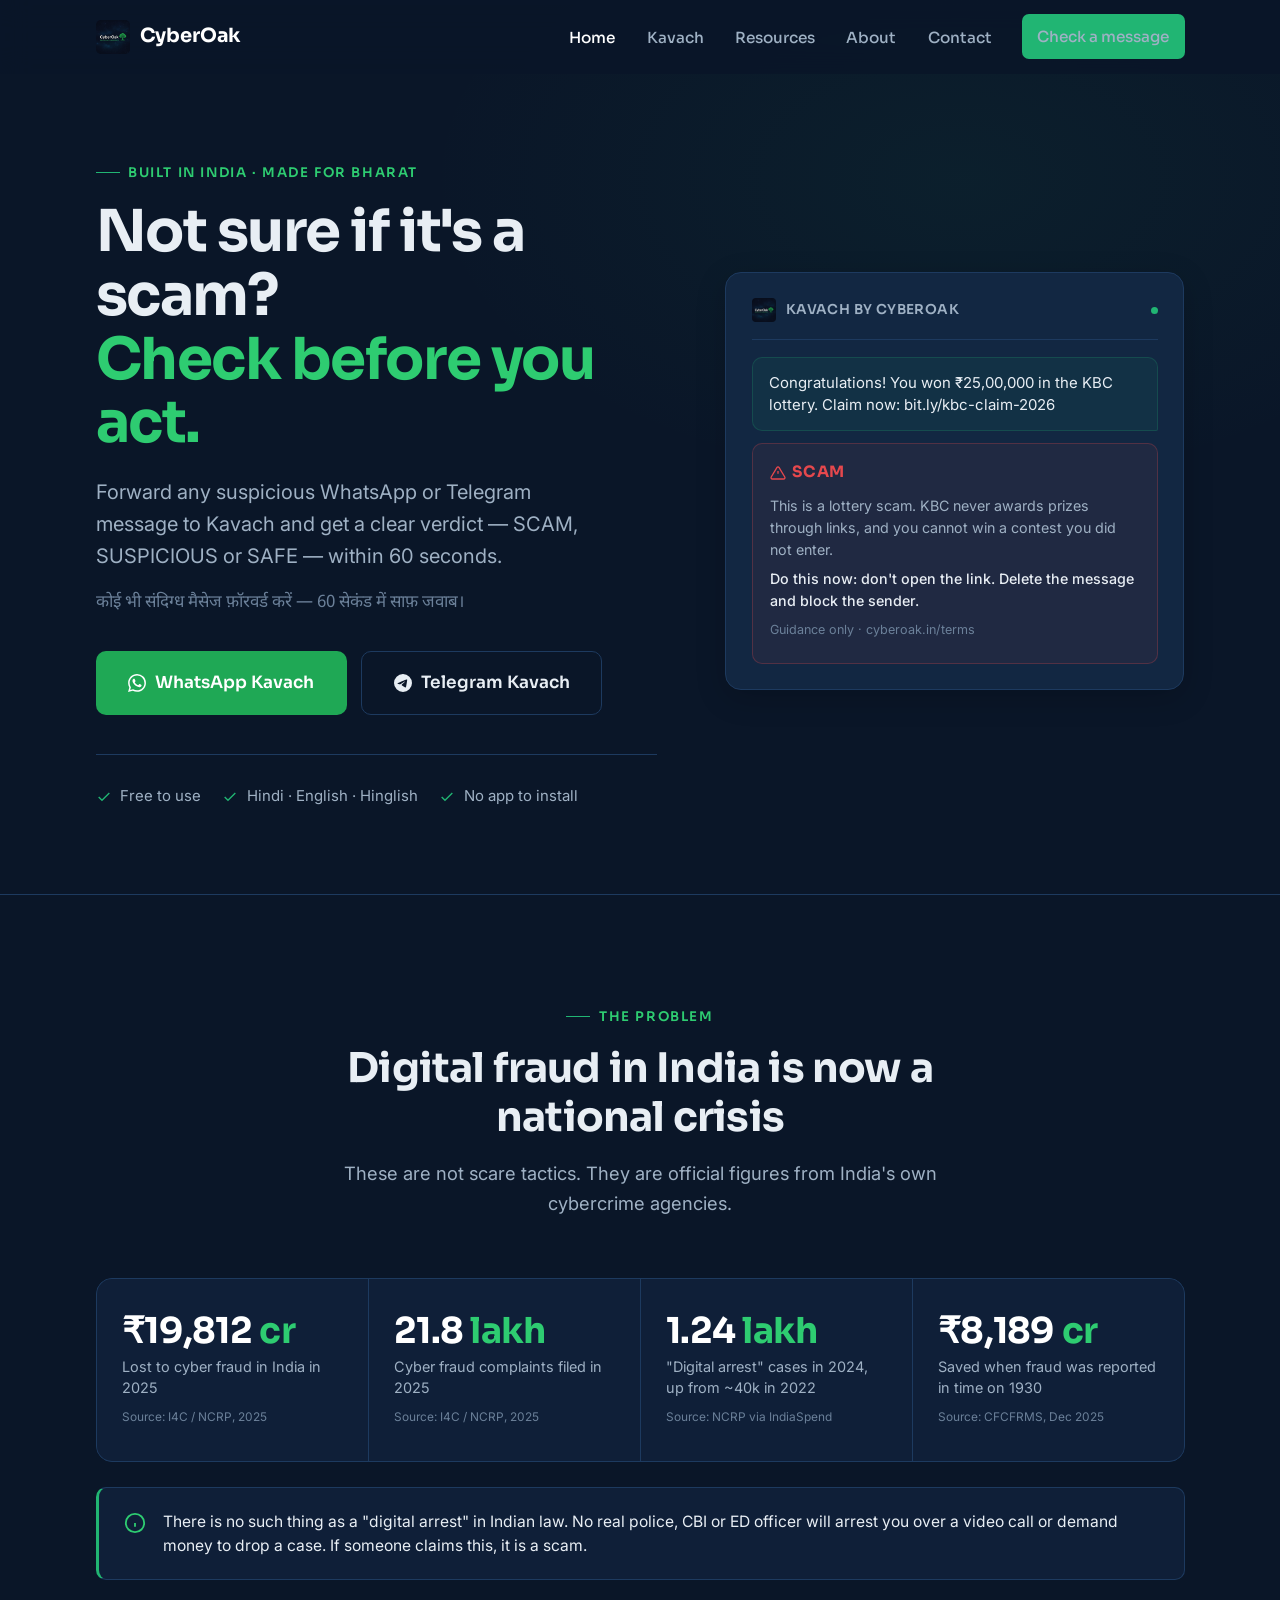
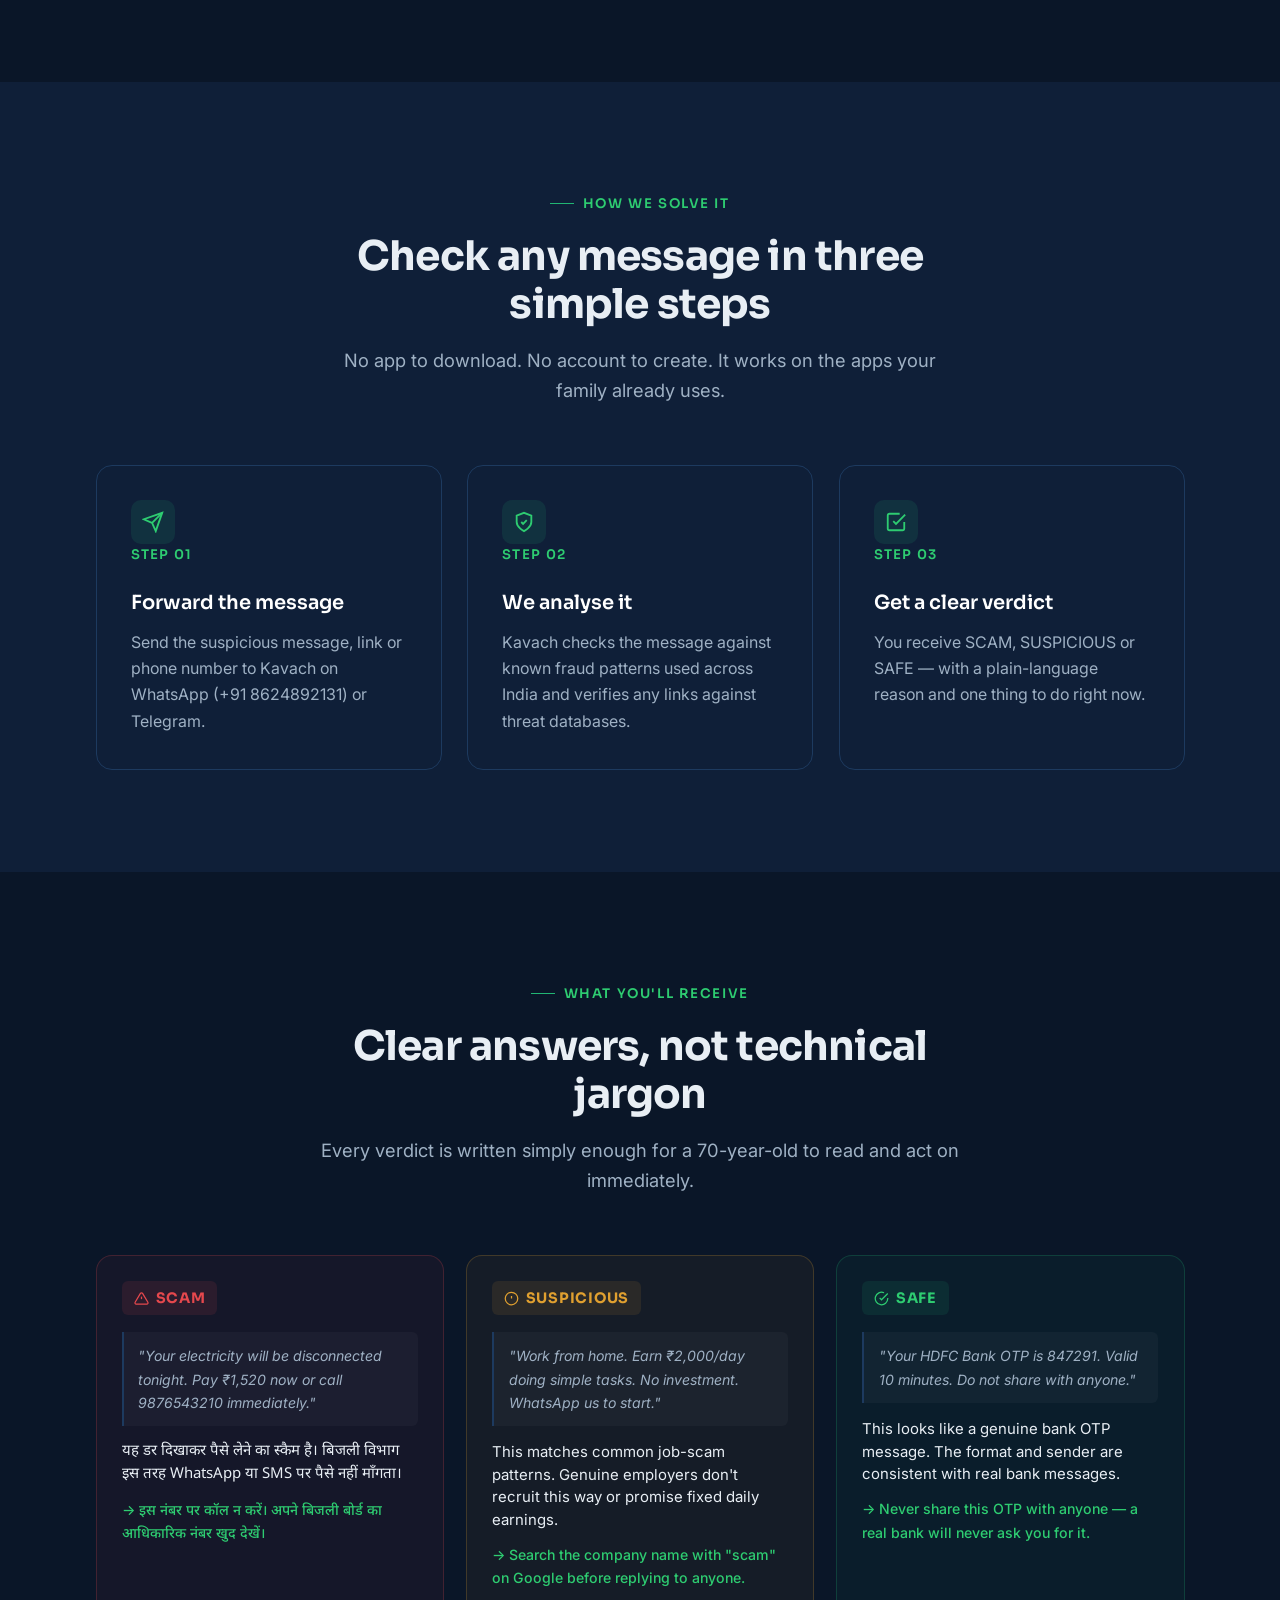
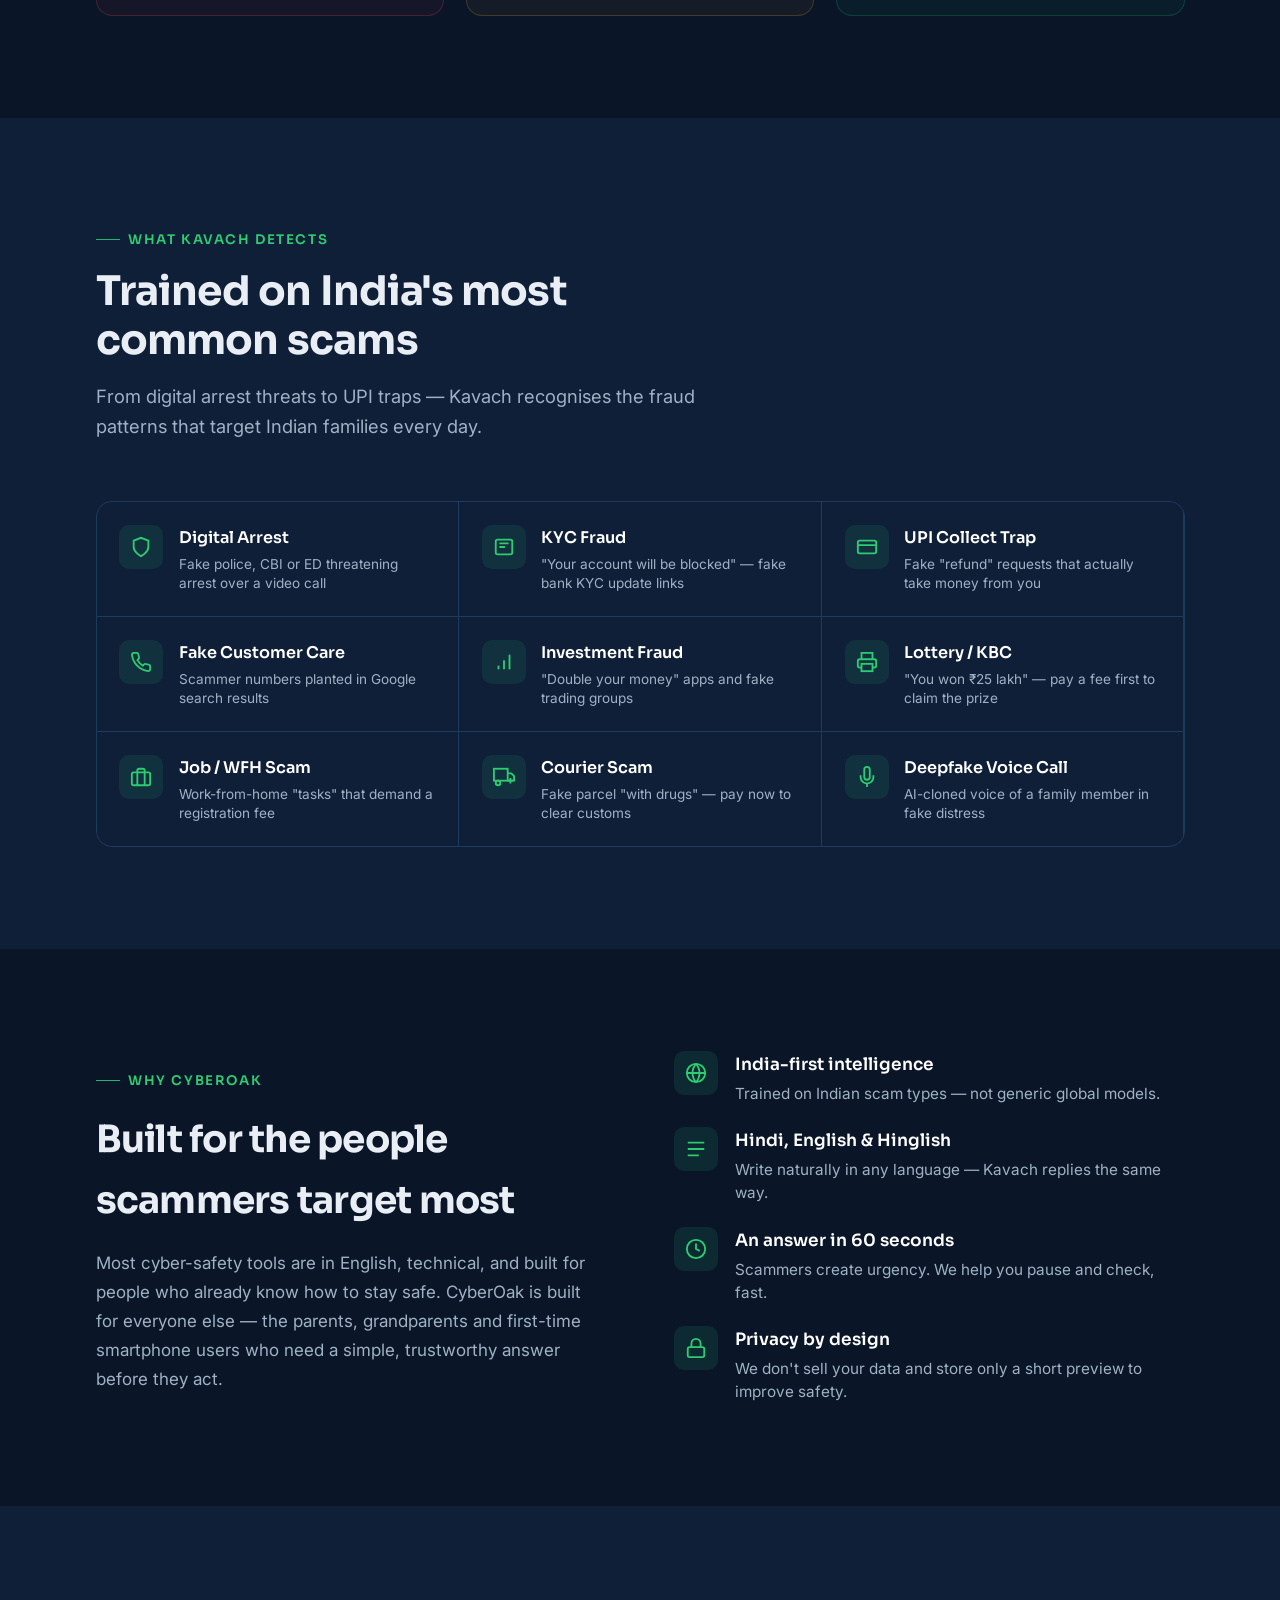
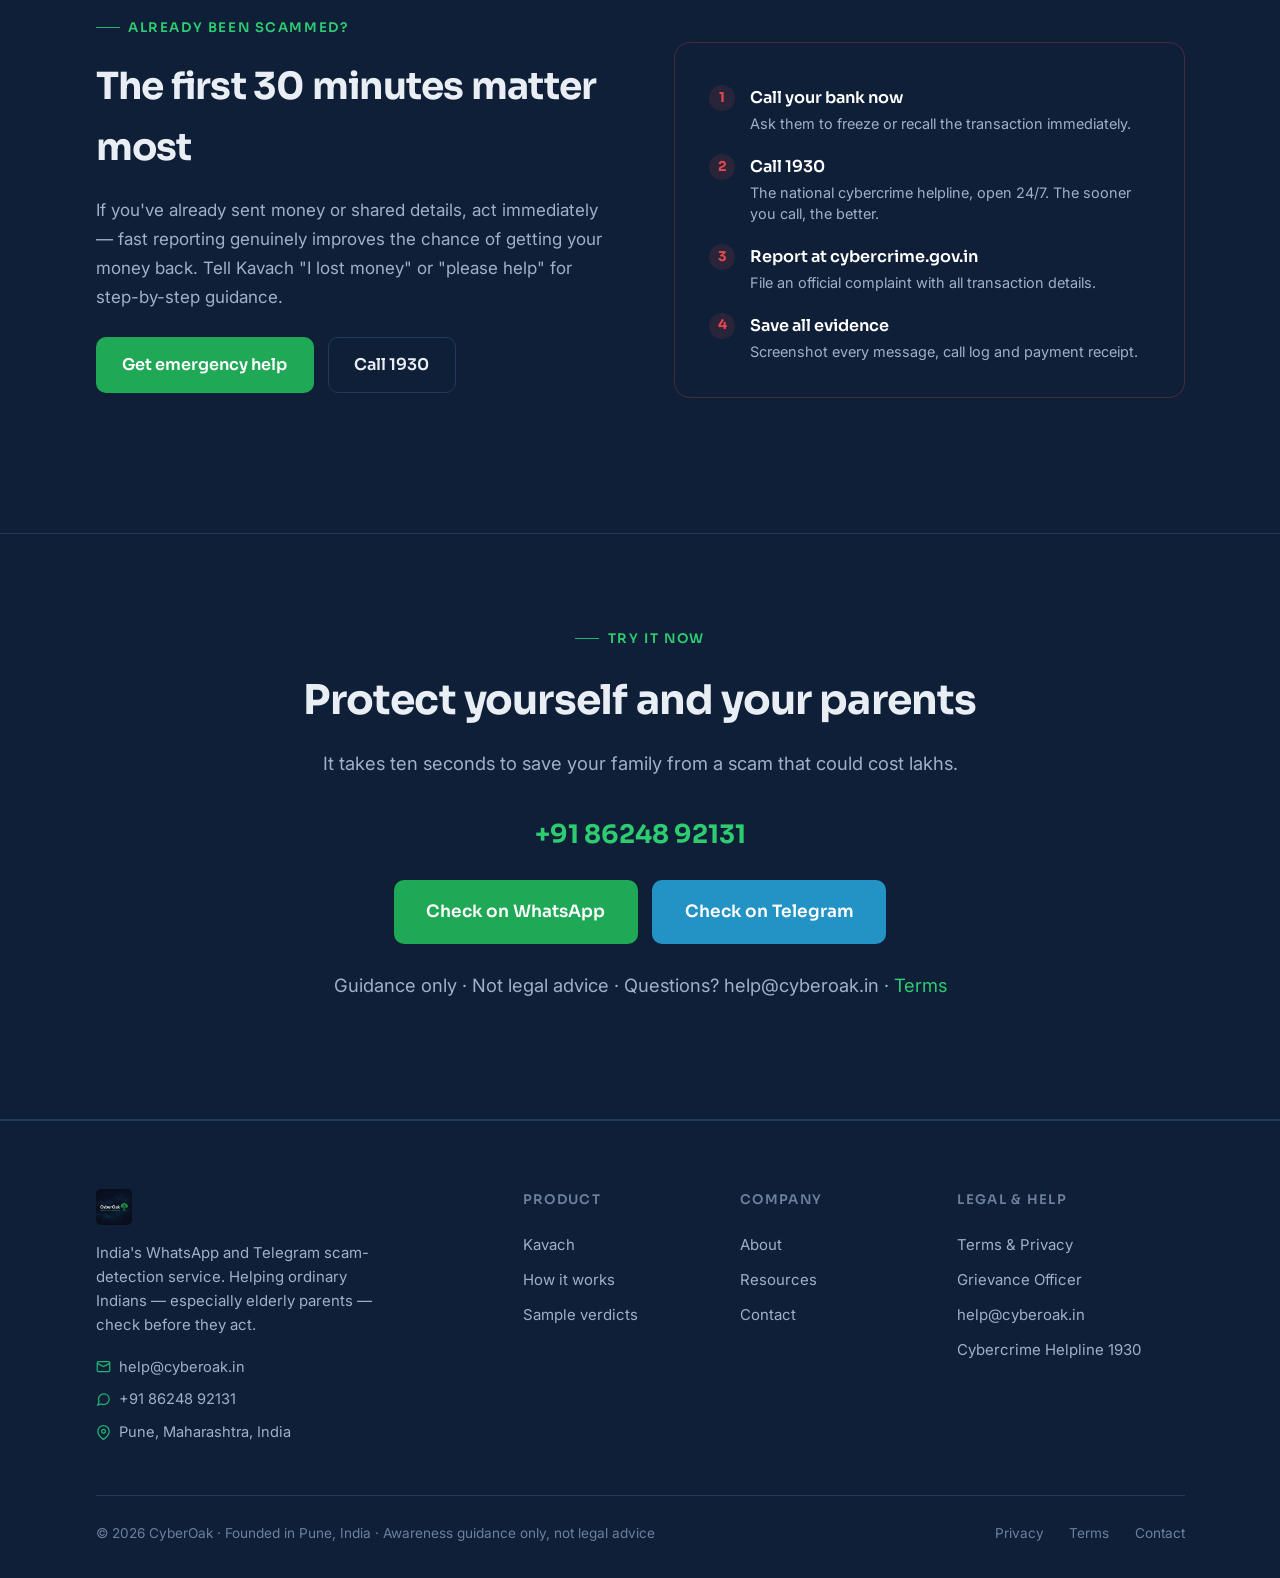
<file: index.html>
<!DOCTYPE html>
<html lang="en">
<head>
<meta charset="UTF-8" />
<meta name="viewport" content="width=device-width, initial-scale=1.0" />
<title>CyberOak · Check if a message is a scam — in 60 seconds</title>
<meta name="description" content="Forward a suspicious WhatsApp or Telegram message to Kavach by CyberOak and get a clear SCAM / SUSPICIOUS / SAFE verdict in 60 seconds. Hindi, English, Hinglish. Built in India.">
<meta name="theme-color" content="#0A1628">
<link rel="icon" href="images/logo.png" type="image/png">
<link rel="stylesheet" href="css/style.css">
</head>
<body>

<nav class="navbar">
  <div class="container">
    <a href="index.html" class="nav-logo">
      <img src="images/logo.png" alt="CyberOak">
      <span class="nav-logo-text">CyberOak</span>
    </a>
    <ul class="nav-links">
      <li><a href="index.html" class="active">Home</a></li>
      <li><a href="pages/kavach.html">Kavach</a></li>
      <li><a href="pages/resources.html">Resources</a></li>
      <li><a href="pages/about.html">About</a></li>
      <li><a href="pages/contact.html">Contact</a></li>
      <li class="nav-cta"><a href="https://wa.me/918624892131" target="_blank" class="btn btn-primary">Check a message</a></li>
    </ul>
    <button class="nav-hamburger" aria-label="Menu"><span></span><span></span><span></span></button>
  </div>
</nav>

<!-- HERO -->
<section class="hero">
  <div class="hero-bg"></div>
  <div class="container">
    <div class="hero-grid-layout">
      <div>
        <div class="eyebrow">Built in India · Made for Bharat</div>
        <h1>Not sure if it's a scam?<br><span class="accent">Check before you act.</span></h1>
        <p class="lead">Forward any suspicious WhatsApp or Telegram message to Kavach and get a clear verdict — SCAM, SUSPICIOUS or SAFE — within 60 seconds.</p>
        <p class="lead-hi">कोई भी संदिग्ध मैसेज फ़ॉरवर्ड करें — 60 सेकंड में साफ़ जवाब।</p>
        <div class="hero-actions">
          <a href="https://wa.me/918624892131" target="_blank" class="btn btn-whatsapp btn-lg">
            <svg viewBox="0 0 24 24" fill="currentColor"><path d="M17.47 14.38c-.3-.15-1.76-.87-2.03-.97-.27-.1-.47-.15-.67.15-.2.3-.77.96-.94 1.16-.17.2-.35.22-.64.07-.3-.15-1.26-.46-2.39-1.48-.88-.78-1.48-1.76-1.65-2.06-.17-.3-.02-.46.13-.6.13-.14.3-.35.44-.52.15-.18.2-.3.3-.5.1-.2.05-.37-.02-.52-.08-.15-.67-1.61-.92-2.21-.24-.58-.49-.5-.67-.51h-.57c-.2 0-.52.07-.8.37-.27.3-1.04 1.02-1.04 2.48s1.07 2.87 1.21 3.07c.15.2 2.1 3.2 5.08 4.49.71.3 1.26.49 1.69.62.71.23 1.36.2 1.87.12.57-.09 1.76-.72 2-1.41.25-.7.25-1.29.18-1.41-.07-.12-.27-.2-.57-.35M12.05 21.8h-.01a9.87 9.87 0 01-5.03-1.38l-.36-.21-3.74.98 1-3.65-.24-.37a9.86 9.86 0 01-1.51-5.26c0-5.45 4.44-9.88 9.89-9.88 2.64 0 5.12 1.03 6.99 2.9a9.82 9.82 0 012.89 6.99c0 5.45-4.44 9.88-9.89 9.88M20.46 3.49A11.82 11.82 0 0012.05 0C5.5 0 .16 5.34.16 11.89c0 2.1.55 4.14 1.59 5.95L.06 24l6.3-1.65a11.88 11.88 0 005.69 1.45h.01c6.55 0 11.89-5.34 11.89-11.89 0-3.18-1.24-6.16-3.49-8.42"/></svg>
            WhatsApp Kavach
          </a>
          <a href="https://t.me/KavachCyberOakBot" target="_blank" class="btn btn-outline btn-lg">
            <svg viewBox="0 0 24 24" fill="currentColor"><path d="M11.94 0A12 12 0 000 12a12 12 0 0012 12 12 12 0 0012-12A12 12 0 0012 0a12 12 0 00-.06 0zm4.96 7.22c.1 0 .32.02.46.14a.5.5 0 01.18.33c.01.09.03.3.02.47-.18 1.9-.96 6.5-1.36 8.63-.17.9-.5 1.2-.82 1.23-.7.06-1.22-.46-1.9-.9-1.05-.7-1.65-1.12-2.67-1.8-1.19-.78-.42-1.21.26-1.91.17-.18 3.25-2.98 3.3-3.23a.24.24 0 00-.05-.21c-.07-.06-.18-.04-.25-.02-.1.02-1.8 1.14-5.06 3.34-.48.33-.91.5-1.3.48-.43 0-1.25-.24-1.86-.44-.76-.24-1.35-.37-1.3-.79.03-.21.33-.43.9-.66 3.5-1.52 5.83-2.53 7-3.01 3.33-1.39 4.02-1.63 4.47-1.64z"/></svg>
            Telegram Kavach
          </a>
        </div>
        <div class="hero-meta">
          <div class="hero-meta-item"><svg viewBox="0 0 24 24" fill="none" stroke="currentColor" stroke-width="2"><path d="M20 6L9 17l-5-5"/></svg> Free to use</div>
          <div class="hero-meta-item"><svg viewBox="0 0 24 24" fill="none" stroke="currentColor" stroke-width="2"><path d="M20 6L9 17l-5-5"/></svg> Hindi · English · Hinglish</div>
          <div class="hero-meta-item"><svg viewBox="0 0 24 24" fill="none" stroke="currentColor" stroke-width="2"><path d="M20 6L9 17l-5-5"/></svg> No app to install</div>
        </div>
      </div>
      <div class="hero-visual">
        <div class="demo-card">
          <div class="demo-head">
            <img src="images/logo.png" alt="">
            <span>KAVACH BY CYBEROAK</span>
            <span class="dot"></span>
          </div>
          <div class="bubble user">Congratulations! You won ₹25,00,000 in the KBC lottery. Claim now: bit.ly/kbc-claim-2026</div>
          <div class="verdict-box">
            <div class="verdict-tag">
              <svg viewBox="0 0 24 24" fill="none" stroke="currentColor" stroke-width="2"><path d="M10.29 3.86L1.82 18a2 2 0 001.71 3h16.94a2 2 0 001.71-3L13.71 3.86a2 2 0 00-3.42 0z"/><line x1="12" y1="9" x2="12" y2="13"/><line x1="12" y1="17" x2="12.01" y2="17"/></svg>
              SCAM
            </div>
            <p>This is a lottery scam. KBC never awards prizes through links, and you cannot win a contest you did not enter.</p>
            <p class="act">Do this now: don't open the link. Delete the message and block the sender.</p>
            <p class="disc">Guidance only · cyberoak.in/terms</p>
          </div>
        </div>
      </div>
    </div>
  </div>
</section>

<!-- PROBLEM / STATS -->
<section class="section">
  <div class="container">
    <div class="section-head center reveal">
      <div class="eyebrow" style="justify-content:center;">The problem</div>
      <h2>Digital fraud in India is now a national crisis</h2>
      <p>These are not scare tactics. They are official figures from India's own cybercrime agencies.</p>
    </div>
    <div class="stat-strip reveal">
      <div class="stat-cell">
        <div class="stat-num">₹19,812<span class="unit"> cr</span></div>
        <div class="stat-label">Lost to cyber fraud in India in 2025</div>
        <div class="stat-src">Source: I4C / NCRP, 2025</div>
      </div>
      <div class="stat-cell">
        <div class="stat-num">21.8<span class="unit"> lakh</span></div>
        <div class="stat-label">Cyber fraud complaints filed in 2025</div>
        <div class="stat-src">Source: I4C / NCRP, 2025</div>
      </div>
      <div class="stat-cell">
        <div class="stat-num">1.24<span class="unit"> lakh</span></div>
        <div class="stat-label">"Digital arrest" cases in 2024, up from ~40k in 2022</div>
        <div class="stat-src">Source: NCRP via IndiaSpend</div>
      </div>
      <div class="stat-cell">
        <div class="stat-num">₹8,189<span class="unit"> cr</span></div>
        <div class="stat-label">Saved when fraud was reported in time on 1930</div>
        <div class="stat-src">Source: CFCFRMS, Dec 2025</div>
      </div>
    </div>
    <div class="callout reveal" style="margin-top:1.5rem;">
      <svg viewBox="0 0 24 24" fill="none" stroke="currentColor" stroke-width="2"><circle cx="12" cy="12" r="10"/><line x1="12" y1="16" x2="12" y2="12"/><line x1="12" y1="8" x2="12.01" y2="8"/></svg>
      <div class="callout-text">There is no such thing as a "digital arrest" in Indian law. No real police, CBI or ED officer will arrest you over a video call or demand money to drop a case. If someone claims this, it is a scam.</div>
    </div>
  </div>
</section>

<!-- HOW WE SOLVE IT -->
<section class="section section-alt" id="how-it-works">
  <div class="container">
    <div class="section-head center reveal">
      <div class="eyebrow" style="justify-content:center;">How we solve it</div>
      <h2>Check any message in three simple steps</h2>
      <p>No app to download. No account to create. It works on the apps your family already uses.</p>
    </div>
    <div class="steps">
      <div class="step reveal">
        <div class="icon-box"><svg viewBox="0 0 24 24" fill="none" stroke="currentColor" stroke-width="2"><line x1="22" y1="2" x2="11" y2="13"/><polygon points="22 2 15 22 11 13 2 9 22 2"/></svg></div>
        <div class="step-n">STEP 01</div>
        <h3>Forward the message</h3>
        <p>Send the suspicious message, link or phone number to Kavach on WhatsApp (+91 8624892131) or Telegram.</p>
      </div>
      <div class="step reveal">
        <div class="icon-box"><svg viewBox="0 0 24 24" fill="none" stroke="currentColor" stroke-width="2"><path d="M12 22s8-4 8-10V5l-8-3-8 3v7c0 6 8 10 8 10z"/><path d="M9 12l2 2 4-4"/></svg></div>
        <div class="step-n">STEP 02</div>
        <h3>We analyse it</h3>
        <p>Kavach checks the message against known fraud patterns used across India and verifies any links against threat databases.</p>
      </div>
      <div class="step reveal">
        <div class="icon-box"><svg viewBox="0 0 24 24" fill="none" stroke="currentColor" stroke-width="2"><path d="M9 11l3 3L22 4"/><path d="M21 12v7a2 2 0 01-2 2H5a2 2 0 01-2-2V5a2 2 0 012-2h11"/></svg></div>
        <div class="step-n">STEP 03</div>
        <h3>Get a clear verdict</h3>
        <p>You receive SCAM, SUSPICIOUS or SAFE — with a plain-language reason and one thing to do right now.</p>
      </div>
    </div>
  </div>
</section>

<!-- SAMPLE VERDICTS -->
<section class="section">
  <div class="container">
    <div class="section-head center reveal">
      <div class="eyebrow" style="justify-content:center;">What you'll receive</div>
      <h2>Clear answers, not technical jargon</h2>
      <p>Every verdict is written simply enough for a 70-year-old to read and act on immediately.</p>
    </div>
    <div class="verdicts">
      <div class="vx scam reveal">
        <div class="vx-tag"><svg viewBox="0 0 24 24" fill="none" stroke="currentColor" stroke-width="2"><path d="M10.29 3.86L1.82 18a2 2 0 001.71 3h16.94a2 2 0 001.71-3L13.71 3.86a2 2 0 00-3.42 0z"/><line x1="12" y1="9" x2="12" y2="13"/><line x1="12" y1="17" x2="12.01" y2="17"/></svg> SCAM</div>
        <div class="vx-msg">"Your electricity will be disconnected tonight. Pay ₹1,520 now or call 9876543210 immediately."</div>
        <p class="vx-reason hindi">यह डर दिखाकर पैसे लेने का स्कैम है। बिजली विभाग इस तरह WhatsApp या SMS पर पैसे नहीं माँगता।</p>
        <p class="vx-act">→ इस नंबर पर कॉल न करें। अपने बिजली बोर्ड का आधिकारिक नंबर खुद देखें।</p>
      </div>
      <div class="vx susp reveal">
        <div class="vx-tag"><svg viewBox="0 0 24 24" fill="none" stroke="currentColor" stroke-width="2"><circle cx="12" cy="12" r="10"/><line x1="12" y1="8" x2="12" y2="12"/><line x1="12" y1="16" x2="12.01" y2="16"/></svg> SUSPICIOUS</div>
        <div class="vx-msg">"Work from home. Earn ₹2,000/day doing simple tasks. No investment. WhatsApp us to start."</div>
        <p class="vx-reason">This matches common job-scam patterns. Genuine employers don't recruit this way or promise fixed daily earnings.</p>
        <p class="vx-act">→ Search the company name with "scam" on Google before replying to anyone.</p>
      </div>
      <div class="vx safe reveal">
        <div class="vx-tag"><svg viewBox="0 0 24 24" fill="none" stroke="currentColor" stroke-width="2"><path d="M22 11.08V12a10 10 0 11-5.93-9.14"/><path d="M22 4L12 14.01l-3-3"/></svg> SAFE</div>
        <div class="vx-msg">"Your HDFC Bank OTP is 847291. Valid 10 minutes. Do not share with anyone."</div>
        <p class="vx-reason">This looks like a genuine bank OTP message. The format and sender are consistent with real bank messages.</p>
        <p class="vx-act">→ Never share this OTP with anyone — a real bank will never ask you for it.</p>
      </div>
    </div>
  </div>
</section>

<!-- SCAM TYPES -->
<section class="section section-alt">
  <div class="container">
    <div class="section-head reveal">
      <div class="eyebrow">What Kavach detects</div>
      <h2>Trained on India's most common scams</h2>
      <p>From digital arrest threats to UPI traps — Kavach recognises the fraud patterns that target Indian families every day.</p>
    </div>
    <div class="scam-list reveal">
      <div class="scam-item"><div class="icon-box"><svg viewBox="0 0 24 24" fill="none" stroke="currentColor" stroke-width="2"><path d="M12 22s8-4 8-10V5l-8-3-8 3v7c0 6 8 10 8 10z"/></svg></div><div><h4>Digital Arrest</h4><p>Fake police, CBI or ED threatening arrest over a video call</p></div></div>
      <div class="scam-item"><div class="icon-box"><svg viewBox="0 0 24 24" fill="none" stroke="currentColor" stroke-width="2"><rect x="3" y="4" width="18" height="16" rx="2"/><path d="M7 8h10M7 12h6"/></svg></div><div><h4>KYC Fraud</h4><p>"Your account will be blocked" — fake bank KYC update links</p></div></div>
      <div class="scam-item"><div class="icon-box"><svg viewBox="0 0 24 24" fill="none" stroke="currentColor" stroke-width="2"><rect x="2" y="5" width="20" height="14" rx="2"/><line x1="2" y1="10" x2="22" y2="10"/></svg></div><div><h4>UPI Collect Trap</h4><p>Fake "refund" requests that actually take money from you</p></div></div>
      <div class="scam-item"><div class="icon-box"><svg viewBox="0 0 24 24" fill="none" stroke="currentColor" stroke-width="2"><path d="M22 16.92v3a2 2 0 01-2.18 2 19.79 19.79 0 01-8.63-3.07 19.5 19.5 0 01-6-6 19.79 19.79 0 01-3.07-8.67A2 2 0 014.11 2h3a2 2 0 012 1.72c.13.96.36 1.9.7 2.81a2 2 0 01-.45 2.11L8.09 9.91a16 16 0 006 6l1.27-1.27a2 2 0 012.11-.45c.9.34 1.85.57 2.81.7A2 2 0 0122 16.92z"/></svg></div><div><h4>Fake Customer Care</h4><p>Scammer numbers planted in Google search results</p></div></div>
      <div class="scam-item"><div class="icon-box"><svg viewBox="0 0 24 24" fill="none" stroke="currentColor" stroke-width="2"><line x1="12" y1="20" x2="12" y2="10"/><line x1="18" y1="20" x2="18" y2="4"/><line x1="6" y1="20" x2="6" y2="16"/></svg></div><div><h4>Investment Fraud</h4><p>"Double your money" apps and fake trading groups</p></div></div>
      <div class="scam-item"><div class="icon-box"><svg viewBox="0 0 24 24" fill="none" stroke="currentColor" stroke-width="2"><path d="M6 9V2h12v7"/><path d="M6 18H4a2 2 0 01-2-2v-5a2 2 0 012-2h16a2 2 0 012 2v5a2 2 0 01-2 2h-2"/><rect x="6" y="14" width="12" height="8"/></svg></div><div><h4>Lottery / KBC</h4><p>"You won ₹25 lakh" — pay a fee first to claim the prize</p></div></div>
      <div class="scam-item"><div class="icon-box"><svg viewBox="0 0 24 24" fill="none" stroke="currentColor" stroke-width="2"><rect x="2" y="7" width="20" height="14" rx="2"/><path d="M16 21V5a2 2 0 00-2-2h-4a2 2 0 00-2 2v16"/></svg></div><div><h4>Job / WFH Scam</h4><p>Work-from-home "tasks" that demand a registration fee</p></div></div>
      <div class="scam-item"><div class="icon-box"><svg viewBox="0 0 24 24" fill="none" stroke="currentColor" stroke-width="2"><path d="M16 16h6M19 13v6"/><rect x="1" y="3" width="15" height="13"/><path d="M16 8h4l3 3v5h-7"/><circle cx="5.5" cy="18.5" r="2.5"/></svg></div><div><h4>Courier Scam</h4><p>Fake parcel "with drugs" — pay now to clear customs</p></div></div>
      <div class="scam-item"><div class="icon-box"><svg viewBox="0 0 24 24" fill="none" stroke="currentColor" stroke-width="2"><path d="M12 1a3 3 0 00-3 3v8a3 3 0 006 0V4a3 3 0 00-3-3z"/><path d="M19 10v2a7 7 0 01-14 0v-2"/><line x1="12" y1="19" x2="12" y2="23"/></svg></div><div><h4>Deepfake Voice Call</h4><p>AI-cloned voice of a family member in fake distress</p></div></div>
    </div>
  </div>
</section>

<!-- WHY CYBEROAK -->
<section class="section">
  <div class="container">
    <div class="split">
      <div class="reveal">
        <div class="eyebrow">Why CyberOak</div>
        <h2 style="font-family:var(--font-display);font-size:clamp(1.6rem,3.4vw,2.2rem);font-weight:700;letter-spacing:-0.02em;margin-bottom:1rem;">Built for the people scammers target most</h2>
        <p style="color:var(--ink-soft);line-height:1.7;">Most cyber-safety tools are in English, technical, and built for people who already know how to stay safe. CyberOak is built for everyone else — the parents, grandparents and first-time smartphone users who need a simple, trustworthy answer before they act.</p>
      </div>
      <div class="feature-list reveal">
        <div class="feature-row">
          <div class="icon-box"><svg viewBox="0 0 24 24" fill="none" stroke="currentColor" stroke-width="2"><circle cx="12" cy="12" r="10"/><path d="M2 12h20M12 2a15 15 0 010 20M12 2a15 15 0 000 20"/></svg></div>
          <div><h4>India-first intelligence</h4><p>Trained on Indian scam types — not generic global models.</p></div>
        </div>
        <div class="feature-row">
          <div class="icon-box"><svg viewBox="0 0 24 24" fill="none" stroke="currentColor" stroke-width="2"><path d="M3 5h18M3 12h18M3 19h12"/></svg></div>
          <div><h4>Hindi, English & Hinglish</h4><p>Write naturally in any language — Kavach replies the same way.</p></div>
        </div>
        <div class="feature-row">
          <div class="icon-box"><svg viewBox="0 0 24 24" fill="none" stroke="currentColor" stroke-width="2"><circle cx="12" cy="12" r="10"/><polyline points="12 6 12 12 16 14"/></svg></div>
          <div><h4>An answer in 60 seconds</h4><p>Scammers create urgency. We help you pause and check, fast.</p></div>
        </div>
        <div class="feature-row">
          <div class="icon-box"><svg viewBox="0 0 24 24" fill="none" stroke="currentColor" stroke-width="2"><rect x="3" y="11" width="18" height="11" rx="2"/><path d="M7 11V7a5 5 0 0110 0v4"/></svg></div>
          <div><h4>Privacy by design</h4><p>We don't sell your data and store only a short preview to improve safety.</p></div>
        </div>
      </div>
    </div>
  </div>
</section>

<!-- EMERGENCY -->
<section class="section section-alt">
  <div class="container">
    <div class="split">
      <div class="reveal">
        <div class="eyebrow">Already been scammed?</div>
        <h2 style="font-family:var(--font-display);font-size:clamp(1.6rem,3.4vw,2.2rem);font-weight:700;letter-spacing:-0.02em;margin-bottom:1rem;">The first 30 minutes matter most</h2>
        <p style="color:var(--ink-soft);line-height:1.7;margin-bottom:1.5rem;">If you've already sent money or shared details, act immediately — fast reporting genuinely improves the chance of getting your money back. Tell Kavach "I lost money" or "please help" for step-by-step guidance.</p>
        <div class="hero-actions">
          <a href="https://wa.me/918624892131?text=Please%20help%20I%20think%20I%20was%20scammed" target="_blank" class="btn btn-whatsapp">Get emergency help</a>
          <a href="tel:1930" class="btn btn-outline">Call 1930</a>
        </div>
      </div>
      <div class="emergency reveal">
        <div class="emergency-steps">
          <div class="estep"><div class="estep-n">1</div><div><h4>Call your bank now</h4><p>Ask them to freeze or recall the transaction immediately.</p></div></div>
          <div class="estep"><div class="estep-n">2</div><div><h4>Call 1930</h4><p>The national cybercrime helpline, open 24/7. The sooner you call, the better.</p></div></div>
          <div class="estep"><div class="estep-n">3</div><div><h4>Report at cybercrime.gov.in</h4><p>File an official complaint with all transaction details.</p></div></div>
          <div class="estep"><div class="estep-n">4</div><div><h4>Save all evidence</h4><p>Screenshot every message, call log and payment receipt.</p></div></div>
        </div>
      </div>
    </div>
  </div>
</section>

<!-- CTA -->
<section class="cta">
  <div class="container">
    <div class="eyebrow" style="justify-content:center;">Try it now</div>
    <h2>Protect yourself and your parents</h2>
    <p>It takes ten seconds to save your family from a scam that could cost lakhs.</p>
    <div class="cta-num">+91 86248 92131</div>
    <div class="cta-actions">
      <a href="https://wa.me/918624892131" target="_blank" class="btn btn-whatsapp btn-lg">Check on WhatsApp</a>
      <a href="https://t.me/KavachCyberOakBot" target="_blank" class="btn btn-telegram btn-lg">Check on Telegram</a>
    </div>
    <p class="cta-note">Guidance only · Not legal advice · Questions? help@cyberoak.in · <a href="pages/terms.html">Terms</a></p>
  </div>
</section>

<!-- FOOTER -->
<footer>
  <div class="container">
    <div class="footer-grid">
      <div class="footer-brand">
        <img src="images/logo.png" alt="CyberOak">
        <p>India's WhatsApp and Telegram scam-detection service. Helping ordinary Indians — especially elderly parents — check before they act.</p>
        <div class="footer-contact">
          <a href="mailto:help@cyberoak.in"><svg viewBox="0 0 24 24" fill="none" stroke="currentColor" stroke-width="2"><rect x="2" y="4" width="20" height="16" rx="2"/><path d="M22 7l-10 5L2 7"/></svg> help@cyberoak.in</a>
          <a href="https://wa.me/918624892131" target="_blank"><svg viewBox="0 0 24 24" fill="none" stroke="currentColor" stroke-width="2"><path d="M21 11.5a8.38 8.38 0 01-.9 3.8 8.5 8.5 0 01-7.6 4.7 8.38 8.38 0 01-3.8-.9L3 21l1.9-5.7a8.38 8.38 0 01-.9-3.8 8.5 8.5 0 014.7-7.6 8.38 8.38 0 013.8-.9h.5a8.48 8.48 0 018 8v.5z"/></svg> +91 86248 92131</a>
          <span><svg viewBox="0 0 24 24" fill="none" stroke="currentColor" stroke-width="2"><path d="M21 10c0 7-9 13-9 13s-9-6-9-13a9 9 0 0118 0z"/><circle cx="12" cy="10" r="3"/></svg> Pune, Maharashtra, India</span>
        </div>
      </div>
      <div class="footer-col">
        <h4>Product</h4>
        <a href="pages/kavach.html">Kavach</a>
        <a href="index.html#how-it-works">How it works</a>
        <a href="pages/kavach.html#verdict">Sample verdicts</a>
      </div>
      <div class="footer-col">
        <h4>Company</h4>
        <a href="pages/about.html">About</a>
        <a href="pages/resources.html">Resources</a>
        <a href="pages/contact.html">Contact</a>
      </div>
      <div class="footer-col">
        <h4>Legal & Help</h4>
        <a href="pages/terms.html">Terms & Privacy</a>
        <a href="pages/terms.html#grievance">Grievance Officer</a>
        <a href="mailto:help@cyberoak.in">help@cyberoak.in</a>
        <a href="tel:1930">Cybercrime Helpline 1930</a>
      </div>
    </div>
    <div class="footer-bottom">
      <p>© 2026 CyberOak · Founded in Pune, India · Awareness guidance only, not legal advice</p>
      <div class="footer-bottom-links">
        <a href="pages/terms.html">Privacy</a>
        <a href="pages/terms.html">Terms</a>
        <a href="pages/contact.html">Contact</a>
      </div>
    </div>
  </div>
</footer>

<script src="js/main.js"></script>
</body>
</html>
</file>
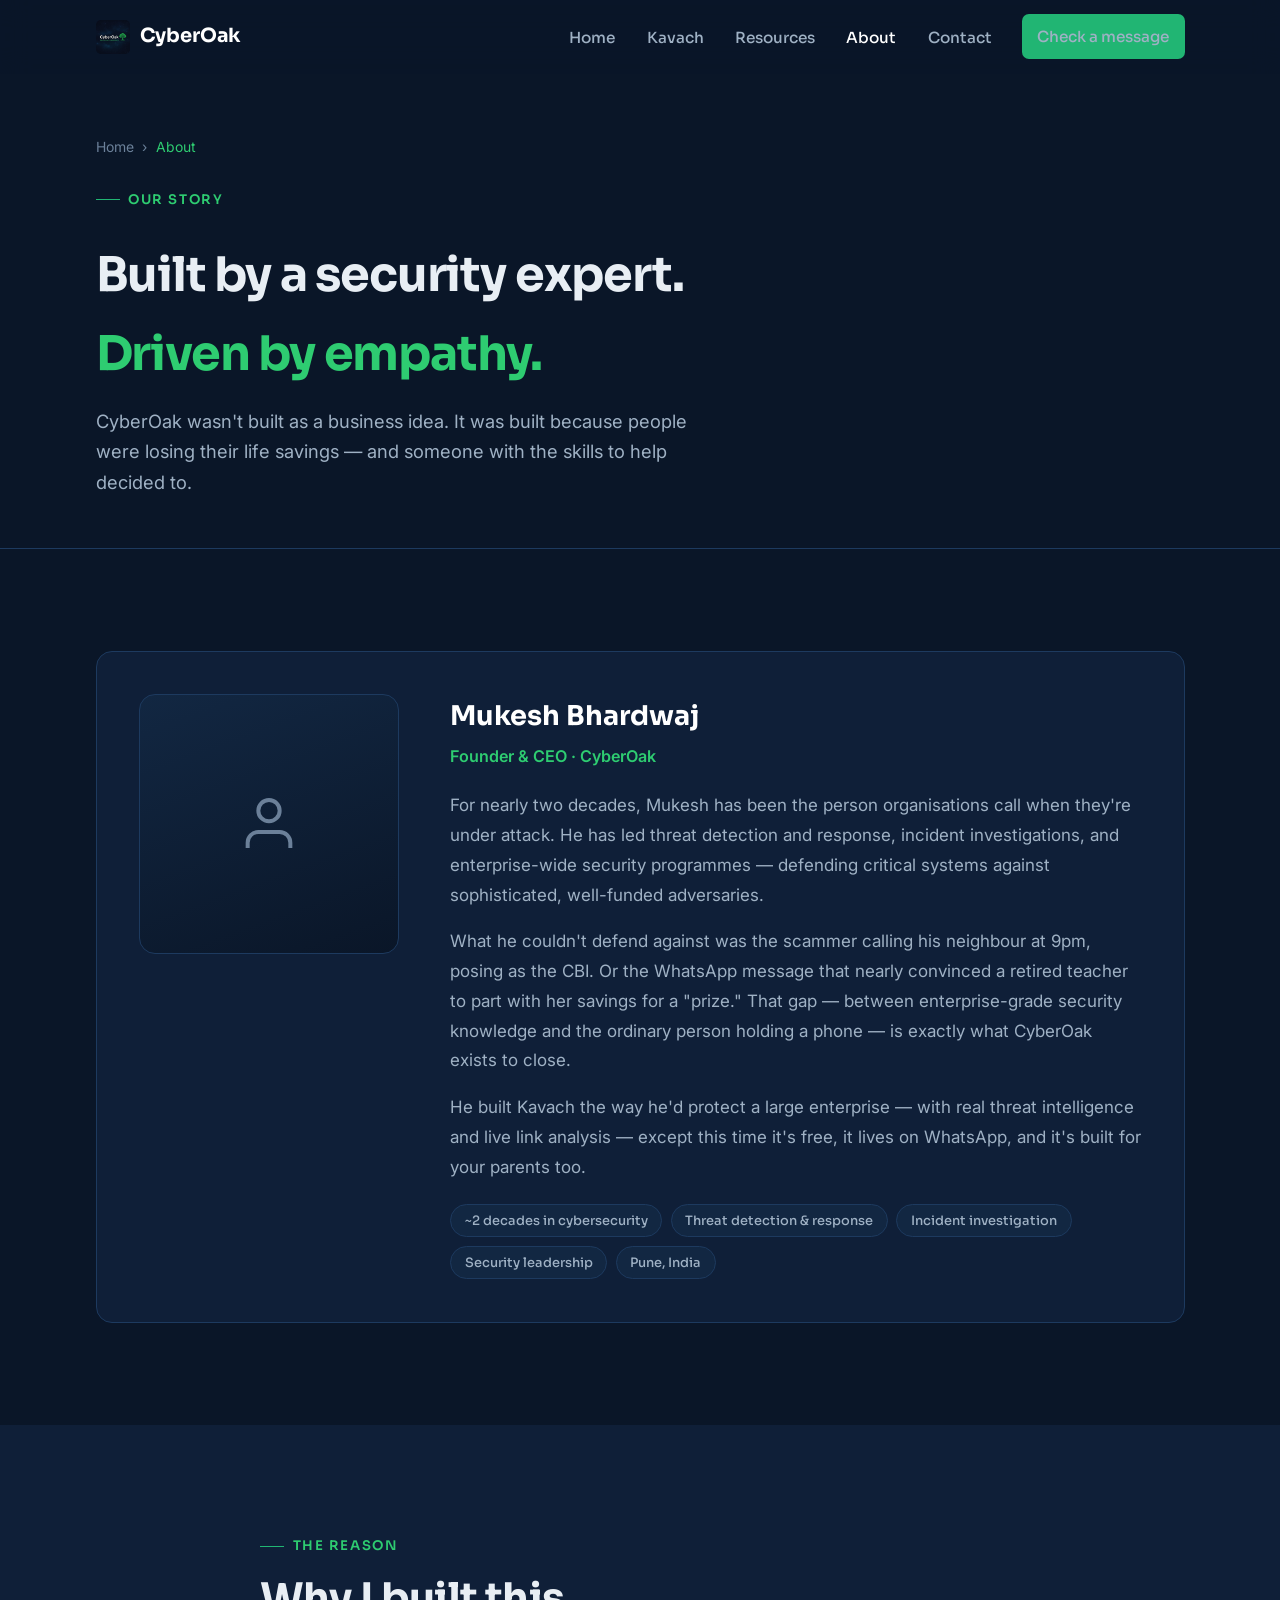
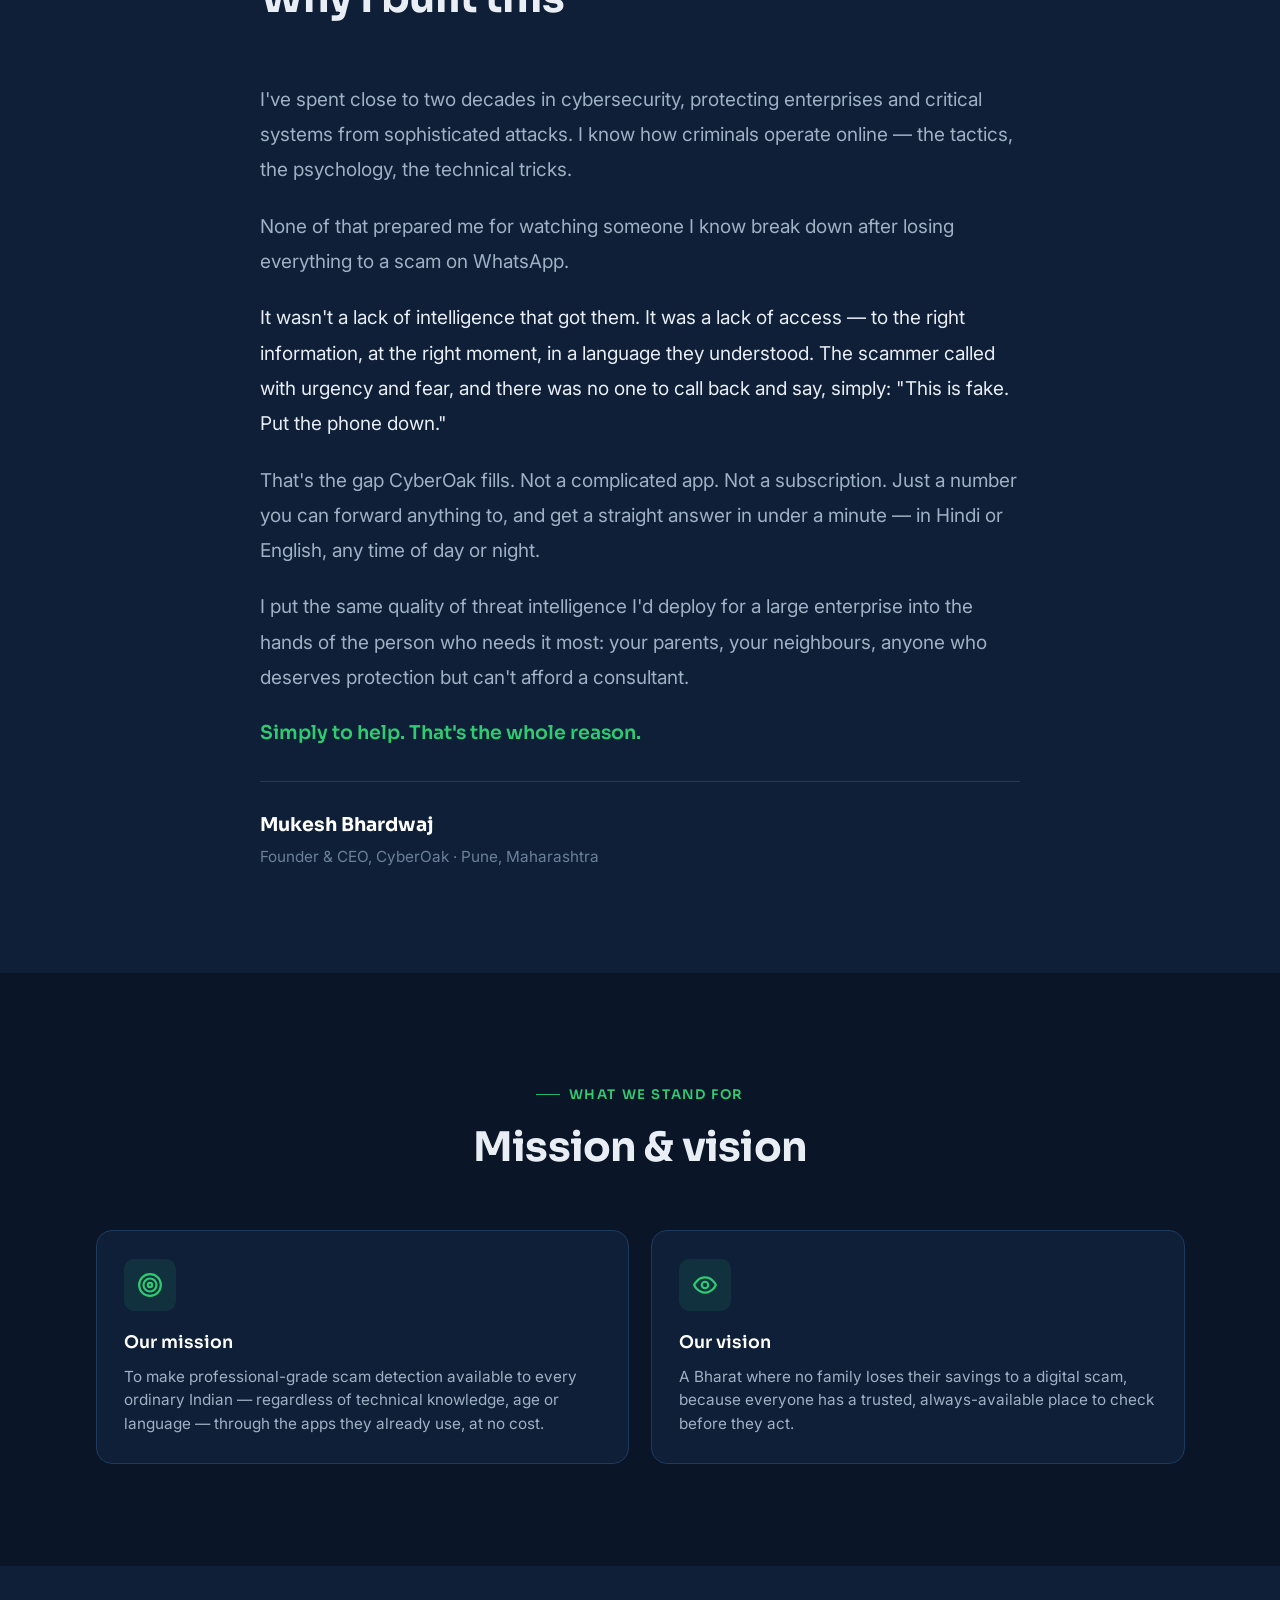
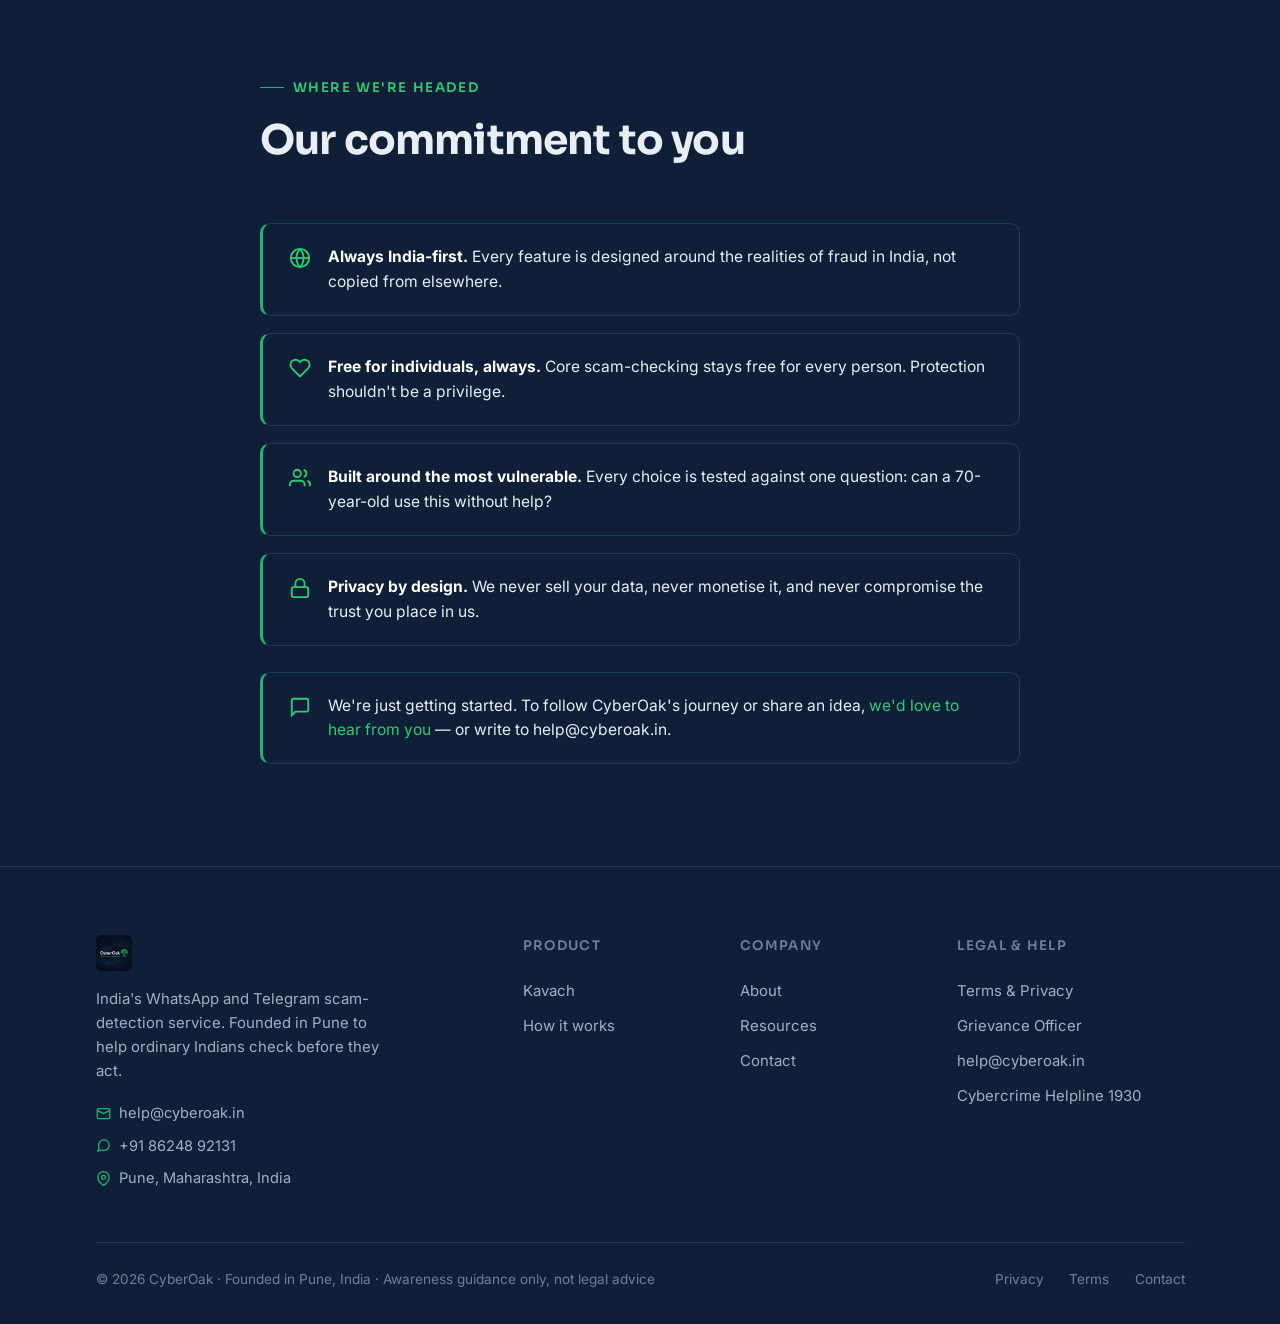
<file: pages/about.html>
<!DOCTYPE html>
<html lang="en">
<head>
<meta charset="UTF-8" />
<meta name="viewport" content="width=device-width, initial-scale=1.0" />
<title>About CyberOak & Mukesh Bhardwaj · Founded in Pune</title>
<meta name="description" content="CyberOak was founded by Mukesh Bhardwaj, a cybersecurity leader with nearly two decades of experience, to protect ordinary Indians from digital scams.">
<meta name="theme-color" content="#0A1628">
<link rel="icon" href="../images/logo.png" type="image/png">
<link rel="stylesheet" href="../css/style.css">
</head>
<body>

<nav class="navbar">
  <div class="container">
    <a href="../index.html" class="nav-logo"><img src="../images/logo.png" alt="CyberOak"><span class="nav-logo-text">CyberOak</span></a>
    <ul class="nav-links">
      <li><a href="../index.html">Home</a></li>
      <li><a href="kavach.html">Kavach</a></li>
      <li><a href="resources.html">Resources</a></li>
      <li><a href="about.html" class="active">About</a></li>
      <li><a href="contact.html">Contact</a></li>
      <li class="nav-cta"><a href="https://wa.me/918624892131" target="_blank" class="btn btn-primary">Check a message</a></li>
    </ul>
    <button class="nav-hamburger" aria-label="Menu"><span></span><span></span><span></span></button>
  </div>
</nav>

<section class="page-hero">
  <div class="container">
    <div class="breadcrumb"><a href="../index.html">Home</a> <span>›</span> <span style="color:var(--green-soft);">About</span></div>
    <div class="eyebrow">Our story</div>
    <h1>Built by a security expert.<br><span class="text-green">Driven by empathy.</span></h1>
    <p>CyberOak wasn't built as a business idea. It was built because people were losing their life savings — and someone with the skills to help decided to.</p>
  </div>
</section>

<!-- FOUNDER -->
<section class="section">
  <div class="container">
    <div class="founder reveal">
      <div>
        <!-- To use a real photo: replace the block below with:
             <img class="founder-photo" src="../images/mukesh.jpg" alt="Mukesh Bhardwaj"> -->
        <div class="founder-photo-ph">
          <svg viewBox="0 0 24 24" fill="none" stroke="currentColor" stroke-width="1.5"><path d="M20 21v-2a4 4 0 00-4-4H8a4 4 0 00-4 4v2"/><circle cx="12" cy="7" r="4"/></svg>
        </div>
      </div>
      <div>
        <h3>Mukesh Bhardwaj</h3>
        <div class="role">Founder & CEO · CyberOak</div>
        <p class="bio">For nearly two decades, Mukesh has been the person organisations call when they're under attack. He has led threat detection and response, incident investigations, and enterprise-wide security programmes — defending critical systems against sophisticated, well-funded adversaries.</p>
        <p class="bio">What he couldn't defend against was the scammer calling his neighbour at 9pm, posing as the CBI. Or the WhatsApp message that nearly convinced a retired teacher to part with her savings for a "prize." That gap — between enterprise-grade security knowledge and the ordinary person holding a phone — is exactly what CyberOak exists to close.</p>
        <p class="bio">He built Kavach the way he'd protect a large enterprise — with real threat intelligence and live link analysis — except this time it's free, it lives on WhatsApp, and it's built for your parents too.</p>
        <div class="founder-tags">
          <span class="chip">~2 decades in cybersecurity</span>
          <span class="chip">Threat detection & response</span>
          <span class="chip">Incident investigation</span>
          <span class="chip">Security leadership</span>
          <span class="chip">Pune, India</span>
        </div>
      </div>
    </div>
  </div>
</section>

<!-- WHY -->
<section class="section section-alt">
  <div class="container">
    <div style="max-width:760px;margin:0 auto;">
      <div class="section-head reveal"><div class="eyebrow">The reason</div><h2>Why I built this</h2></div>
      <div style="font-size:1.12rem;line-height:1.85;color:var(--ink-soft);" class="reveal">
        <p style="margin-bottom:1.25rem;">I've spent close to two decades in cybersecurity, protecting enterprises and critical systems from sophisticated attacks. I know how criminals operate online — the tactics, the psychology, the technical tricks.</p>
        <p style="margin-bottom:1.25rem;">None of that prepared me for watching someone I know break down after losing everything to a scam on WhatsApp.</p>
        <p style="margin-bottom:1.25rem;color:var(--ink);">It wasn't a lack of intelligence that got them. It was a lack of access — to the right information, at the right moment, in a language they understood. The scammer called with urgency and fear, and there was no one to call back and say, simply: "This is fake. Put the phone down."</p>
        <p style="margin-bottom:1.25rem;">That's the gap CyberOak fills. Not a complicated app. Not a subscription. Just a number you can forward anything to, and get a straight answer in under a minute — in Hindi or English, any time of day or night.</p>
        <p style="margin-bottom:1.25rem;">I put the same quality of threat intelligence I'd deploy for a large enterprise into the hands of the person who needs it most: your parents, your neighbours, anyone who deserves protection but can't afford a consultant.</p>
        <p style="color:var(--green-soft);font-weight:600;font-family:var(--font-display);">Simply to help. That's the whole reason.</p>
        <div style="margin-top:1.75rem;padding-top:1.5rem;border-top:1px solid var(--navy-line);">
          <div style="color:#fff;font-weight:700;font-family:var(--font-display);">Mukesh Bhardwaj</div>
          <div style="color:var(--ink-faint);font-size:0.9rem;">Founder & CEO, CyberOak · Pune, Maharashtra</div>
        </div>
      </div>
    </div>
  </div>
</section>

<!-- MISSION / VISION -->
<section class="section">
  <div class="container">
    <div class="section-head center reveal"><div class="eyebrow" style="justify-content:center;">What we stand for</div><h2>Mission & vision</h2></div>
    <div class="cards c2 reveal">
      <div class="card"><div class="icon-box lg"><svg viewBox="0 0 24 24" fill="none" stroke="currentColor" stroke-width="2"><circle cx="12" cy="12" r="10"/><circle cx="12" cy="12" r="6"/><circle cx="12" cy="12" r="2"/></svg></div><h3>Our mission</h3><p>To make professional-grade scam detection available to every ordinary Indian — regardless of technical knowledge, age or language — through the apps they already use, at no cost.</p></div>
      <div class="card"><div class="icon-box lg"><svg viewBox="0 0 24 24" fill="none" stroke="currentColor" stroke-width="2"><path d="M2 12s3-7 10-7 10 7 10 7-3 7-10 7-10-7-10-7z"/><circle cx="12" cy="12" r="3"/></svg></div><h3>Our vision</h3><p>A Bharat where no family loses their savings to a digital scam, because everyone has a trusted, always-available place to check before they act.</p></div>
    </div>
  </div>
</section>

<!-- COMMITMENTS -->
<section class="section section-alt">
  <div class="container">
    <div style="max-width:760px;margin:0 auto;">
      <div class="section-head reveal"><div class="eyebrow">Where we're headed</div><h2>Our commitment to you</h2></div>
      <div style="display:grid;gap:1rem;" class="reveal">
        <div class="callout"><svg viewBox="0 0 24 24" fill="none" stroke="currentColor" stroke-width="2"><circle cx="12" cy="12" r="10"/><path d="M2 12h20"/><path d="M12 2a15 15 0 010 20 15 15 0 010-20z"/></svg><div class="callout-text"><strong>Always India-first.</strong> Every feature is designed around the realities of fraud in India, not copied from elsewhere.</div></div>
        <div class="callout"><svg viewBox="0 0 24 24" fill="none" stroke="currentColor" stroke-width="2"><path d="M20.84 4.61a5.5 5.5 0 00-7.78 0L12 5.67l-1.06-1.06a5.5 5.5 0 00-7.78 7.78l1.06 1.06L12 21.23l7.78-7.78 1.06-1.06a5.5 5.5 0 000-7.78z"/></svg><div class="callout-text"><strong>Free for individuals, always.</strong> Core scam-checking stays free for every person. Protection shouldn't be a privilege.</div></div>
        <div class="callout"><svg viewBox="0 0 24 24" fill="none" stroke="currentColor" stroke-width="2"><path d="M17 21v-2a4 4 0 00-4-4H5a4 4 0 00-4 4v2"/><circle cx="9" cy="7" r="4"/><path d="M23 21v-2a4 4 0 00-3-3.87"/><path d="M16 3.13a4 4 0 010 7.75"/></svg><div class="callout-text"><strong>Built around the most vulnerable.</strong> Every choice is tested against one question: can a 70-year-old use this without help?</div></div>
        <div class="callout"><svg viewBox="0 0 24 24" fill="none" stroke="currentColor" stroke-width="2"><rect x="3" y="11" width="18" height="11" rx="2"/><path d="M7 11V7a5 5 0 0110 0v4"/></svg><div class="callout-text"><strong>Privacy by design.</strong> We never sell your data, never monetise it, and never compromise the trust you place in us.</div></div>
      </div>
      <div class="callout reveal" style="margin-top:1.5rem;border-left-color:var(--green);">
        <svg viewBox="0 0 24 24" fill="none" stroke="currentColor" stroke-width="2"><path d="M21 15a2 2 0 01-2 2H7l-4 4V5a2 2 0 012-2h14a2 2 0 012 2z"/></svg>
        <div class="callout-text">We're just getting started. To follow CyberOak's journey or share an idea, <a href="contact.html">we'd love to hear from you</a> — or write to help@cyberoak.in.</div>
      </div>
    </div>
  </div>
</section>

<footer>
  <div class="container">
    <div class="footer-grid">
      <div class="footer-brand">
        <img src="../images/logo.png" alt="CyberOak">
        <p>India's WhatsApp and Telegram scam-detection service. Founded in Pune to help ordinary Indians check before they act.</p>
        <div class="footer-contact">
          <a href="mailto:help@cyberoak.in"><svg viewBox="0 0 24 24" fill="none" stroke="currentColor" stroke-width="2"><rect x="2" y="4" width="20" height="16" rx="2"/><path d="M22 7l-10 5L2 7"/></svg> help@cyberoak.in</a>
          <a href="https://wa.me/918624892131" target="_blank"><svg viewBox="0 0 24 24" fill="none" stroke="currentColor" stroke-width="2"><path d="M21 11.5a8.38 8.38 0 01-.9 3.8 8.5 8.5 0 01-7.6 4.7 8.38 8.38 0 01-3.8-.9L3 21l1.9-5.7a8.38 8.38 0 01-.9-3.8 8.5 8.5 0 014.7-7.6 8.38 8.38 0 013.8-.9h.5a8.48 8.48 0 018 8v.5z"/></svg> +91 86248 92131</a>
          <span><svg viewBox="0 0 24 24" fill="none" stroke="currentColor" stroke-width="2"><path d="M21 10c0 7-9 13-9 13s-9-6-9-13a9 9 0 0118 0z"/><circle cx="12" cy="10" r="3"/></svg> Pune, Maharashtra, India</span>
        </div>
      </div>
      <div class="footer-col"><h4>Product</h4><a href="kavach.html">Kavach</a><a href="../index.html#how-it-works">How it works</a></div>
      <div class="footer-col"><h4>Company</h4><a href="about.html">About</a><a href="resources.html">Resources</a><a href="contact.html">Contact</a></div>
      <div class="footer-col"><h4>Legal & Help</h4><a href="terms.html">Terms & Privacy</a><a href="terms.html#grievance">Grievance Officer</a><a href="mailto:help@cyberoak.in">help@cyberoak.in</a><a href="tel:1930">Cybercrime Helpline 1930</a></div>
    </div>
    <div class="footer-bottom">
      <p>© 2026 CyberOak · Founded in Pune, India · Awareness guidance only, not legal advice</p>
      <div class="footer-bottom-links"><a href="terms.html">Privacy</a><a href="terms.html">Terms</a><a href="contact.html">Contact</a></div>
    </div>
  </div>
</footer>

<script src="../js/main.js"></script>
</body>
</html>
</file>
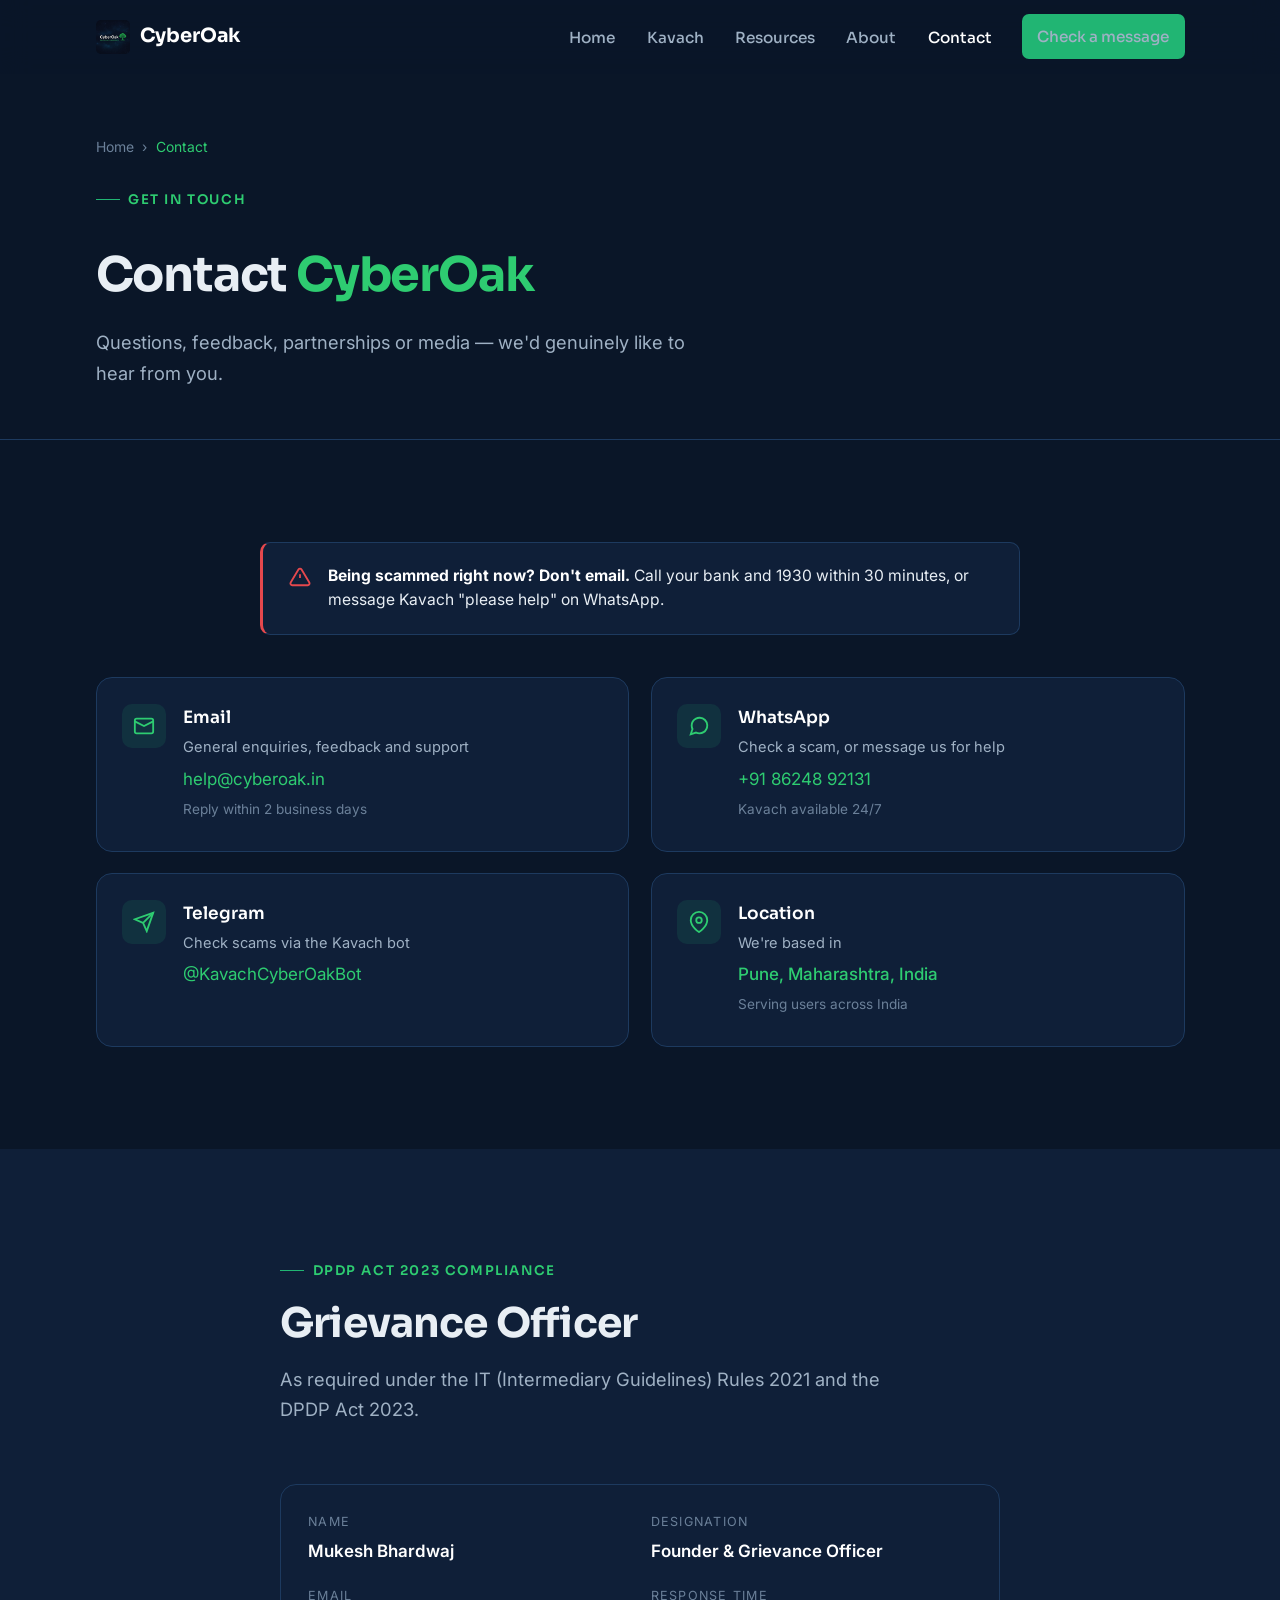
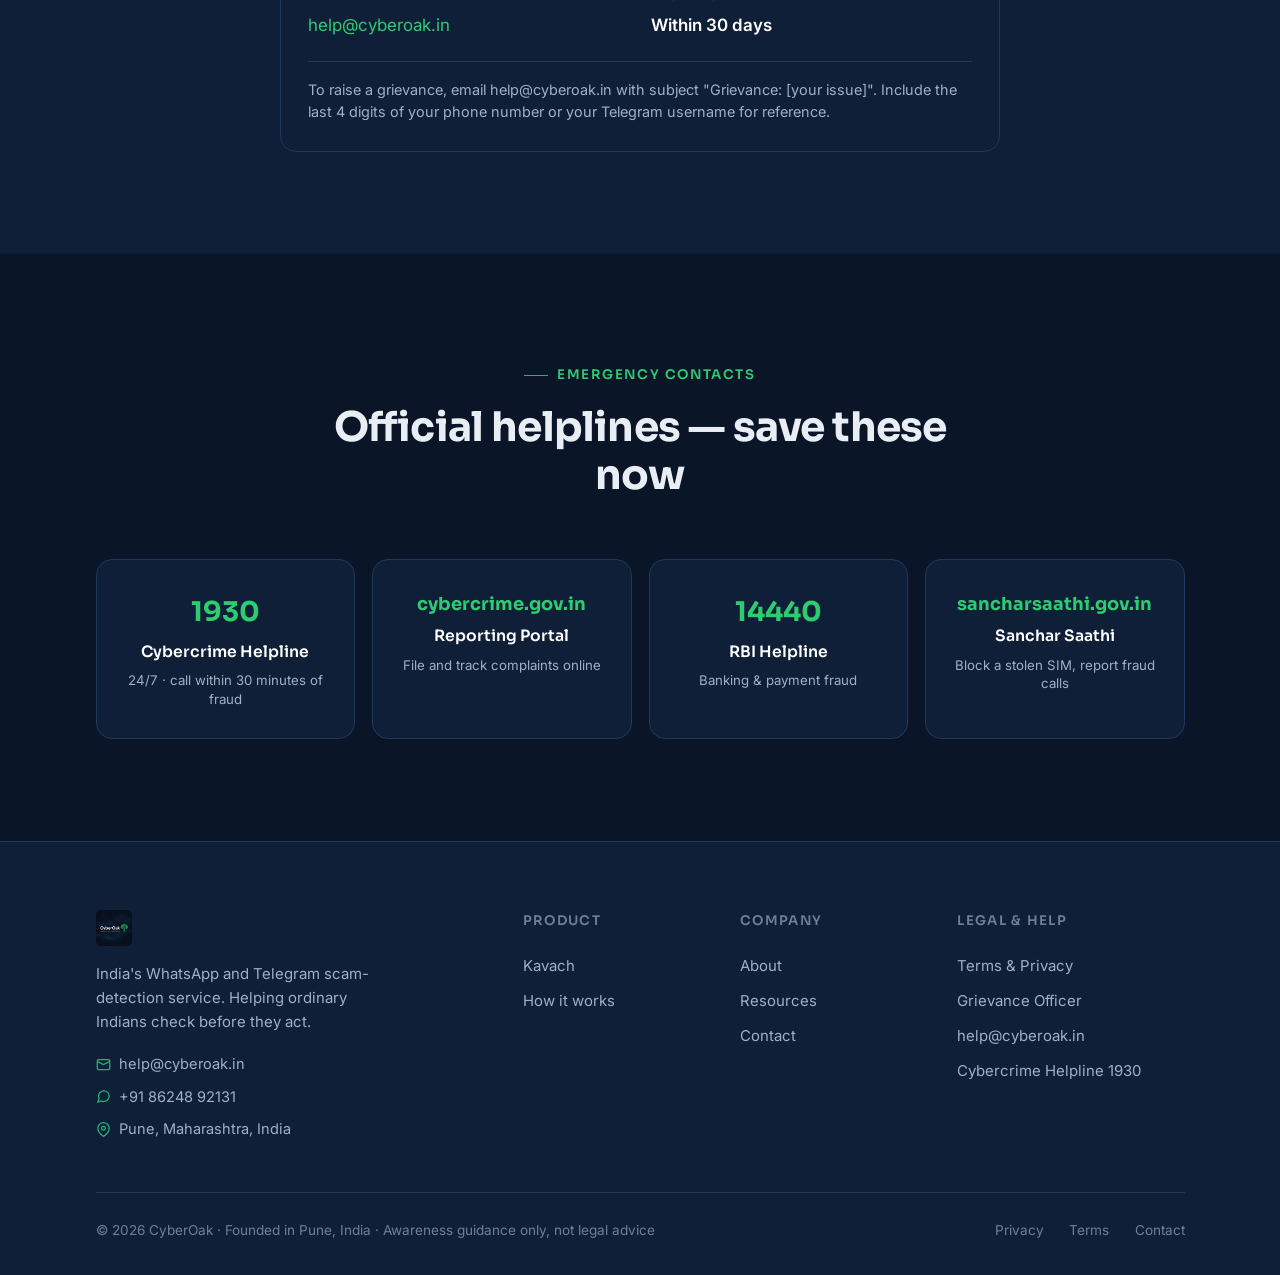
<file: pages/contact.html>
<!DOCTYPE html>
<html lang="en">
<head>
<meta charset="UTF-8" />
<meta name="viewport" content="width=device-width, initial-scale=1.0" />
<title>Contact CyberOak · help@cyberoak.in</title>
<meta name="description" content="Contact CyberOak by email at help@cyberoak.in or on WhatsApp. For scam emergencies call 1930, the National Cybercrime Helpline.">
<meta name="theme-color" content="#0A1628">
<link rel="icon" href="../images/logo.png" type="image/png">
<link rel="stylesheet" href="../css/style.css">
</head>
<body>

<nav class="navbar">
  <div class="container">
    <a href="../index.html" class="nav-logo"><img src="../images/logo.png" alt="CyberOak"><span class="nav-logo-text">CyberOak</span></a>
    <ul class="nav-links">
      <li><a href="../index.html">Home</a></li>
      <li><a href="kavach.html">Kavach</a></li>
      <li><a href="resources.html">Resources</a></li>
      <li><a href="about.html">About</a></li>
      <li><a href="contact.html" class="active">Contact</a></li>
      <li class="nav-cta"><a href="https://wa.me/918624892131" target="_blank" class="btn btn-primary">Check a message</a></li>
    </ul>
    <button class="nav-hamburger" aria-label="Menu"><span></span><span></span><span></span></button>
  </div>
</nav>

<section class="page-hero">
  <div class="container">
    <div class="breadcrumb"><a href="../index.html">Home</a> <span>›</span> <span style="color:var(--green-soft);">Contact</span></div>
    <div class="eyebrow">Get in touch</div>
    <h1>Contact <span class="text-green">CyberOak</span></h1>
    <p>Questions, feedback, partnerships or media — we'd genuinely like to hear from you.</p>
  </div>
</section>

<section class="section">
  <div class="container">
    <div class="callout danger reveal" style="max-width:760px;margin:0 auto 2.5rem;">
      <svg viewBox="0 0 24 24" fill="none" stroke="currentColor" stroke-width="2"><path d="M10.29 3.86L1.82 18a2 2 0 001.71 3h16.94a2 2 0 001.71-3L13.71 3.86a2 2 0 00-3.42 0z"/><line x1="12" y1="9" x2="12" y2="13"/><line x1="12" y1="17" x2="12.01" y2="17"/></svg>
      <div class="callout-text"><strong>Being scammed right now? Don't email.</strong> Call your bank and 1930 within 30 minutes, or message Kavach "please help" on WhatsApp.</div>
    </div>

    <div class="contact-grid reveal">
      <div class="contact-tile">
        <div class="icon-box"><svg viewBox="0 0 24 24" fill="none" stroke="currentColor" stroke-width="2"><rect x="2" y="4" width="20" height="16" rx="2"/><path d="M22 7l-10 5L2 7"/></svg></div>
        <div><h4>Email</h4><p>General enquiries, feedback and support</p><a href="mailto:help@cyberoak.in">help@cyberoak.in</a><p style="margin-top:0.3rem;color:var(--ink-faint);font-size:0.8rem;">Reply within 2 business days</p></div>
      </div>
      <div class="contact-tile">
        <div class="icon-box"><svg viewBox="0 0 24 24" fill="none" stroke="currentColor" stroke-width="2"><path d="M21 11.5a8.38 8.38 0 01-.9 3.8 8.5 8.5 0 01-7.6 4.7 8.38 8.38 0 01-3.8-.9L3 21l1.9-5.7a8.38 8.38 0 01-.9-3.8 8.5 8.5 0 014.7-7.6 8.38 8.38 0 013.8-.9h.5a8.48 8.48 0 018 8v.5z"/></svg></div>
        <div><h4>WhatsApp</h4><p>Check a scam, or message us for help</p><a href="https://wa.me/918624892131" target="_blank">+91 86248 92131</a><p style="margin-top:0.3rem;color:var(--ink-faint);font-size:0.8rem;">Kavach available 24/7</p></div>
      </div>
      <div class="contact-tile">
        <div class="icon-box"><svg viewBox="0 0 24 24" fill="none" stroke="currentColor" stroke-width="2"><line x1="22" y1="2" x2="11" y2="13"/><polygon points="22 2 15 22 11 13 2 9 22 2"/></svg></div>
        <div><h4>Telegram</h4><p>Check scams via the Kavach bot</p><a href="https://t.me/KavachCyberOakBot" target="_blank">@KavachCyberOakBot</a></div>
      </div>
      <div class="contact-tile">
        <div class="icon-box"><svg viewBox="0 0 24 24" fill="none" stroke="currentColor" stroke-width="2"><path d="M21 10c0 7-9 13-9 13s-9-6-9-13a9 9 0 0118 0z"/><circle cx="12" cy="10" r="3"/></svg></div>
        <div><h4>Location</h4><p>We're based in</p><span style="color:var(--green-soft);font-weight:500;">Pune, Maharashtra, India</span><p style="margin-top:0.3rem;color:var(--ink-faint);font-size:0.8rem;">Serving users across India</p></div>
      </div>
    </div>
  </div>
</section>

<!-- GRIEVANCE -->
<section class="section section-alt" id="grievance">
  <div class="container">
    <div style="max-width:720px;margin:0 auto;">
      <div class="section-head reveal"><div class="eyebrow">DPDP Act 2023 compliance</div><h2>Grievance Officer</h2><p>As required under the IT (Intermediary Guidelines) Rules 2021 and the DPDP Act 2023.</p></div>
      <div class="card reveal">
        <div class="cards c2" style="gap:1.25rem;">
          <div><div style="font-size:0.74rem;color:var(--ink-faint);text-transform:uppercase;letter-spacing:0.1em;margin-bottom:0.25rem;">Name</div><div style="color:#fff;font-weight:600;">Mukesh Bhardwaj</div></div>
          <div><div style="font-size:0.74rem;color:var(--ink-faint);text-transform:uppercase;letter-spacing:0.1em;margin-bottom:0.25rem;">Designation</div><div style="color:#fff;font-weight:600;">Founder & Grievance Officer</div></div>
          <div><div style="font-size:0.74rem;color:var(--ink-faint);text-transform:uppercase;letter-spacing:0.1em;margin-bottom:0.25rem;">Email</div><a href="mailto:help@cyberoak.in">help@cyberoak.in</a></div>
          <div><div style="font-size:0.74rem;color:var(--ink-faint);text-transform:uppercase;letter-spacing:0.1em;margin-bottom:0.25rem;">Response time</div><div style="color:#fff;font-weight:600;">Within 30 days</div></div>
        </div>
        <p style="margin-top:1.25rem;padding-top:1rem;border-top:1px solid var(--navy-line);font-size:0.85rem;color:var(--ink-soft);">To raise a grievance, email help@cyberoak.in with subject "Grievance: [your issue]". Include the last 4 digits of your phone number or your Telegram username for reference.</p>
      </div>
    </div>
  </div>
</section>

<!-- HELPLINES -->
<section class="section">
  <div class="container">
    <div class="section-head center reveal"><div class="eyebrow" style="justify-content:center;">Emergency contacts</div><h2>Official helplines — save these now</h2></div>
    <div class="helplines reveal">
      <div class="helpline"><div class="big">1930</div><h4>Cybercrime Helpline</h4><p>24/7 · call within 30 minutes of fraud</p></div>
      <div class="helpline"><div class="big sm">cybercrime.gov.in</div><h4>Reporting Portal</h4><p>File and track complaints online</p></div>
      <div class="helpline"><div class="big">14440</div><h4>RBI Helpline</h4><p>Banking & payment fraud</p></div>
      <div class="helpline"><div class="big sm">sancharsaathi.gov.in</div><h4>Sanchar Saathi</h4><p>Block a stolen SIM, report fraud calls</p></div>
    </div>
  </div>
</section>

<footer>
  <div class="container">
    <div class="footer-grid">
      <div class="footer-brand">
        <img src="../images/logo.png" alt="CyberOak">
        <p>India's WhatsApp and Telegram scam-detection service. Helping ordinary Indians check before they act.</p>
        <div class="footer-contact">
          <a href="mailto:help@cyberoak.in"><svg viewBox="0 0 24 24" fill="none" stroke="currentColor" stroke-width="2"><rect x="2" y="4" width="20" height="16" rx="2"/><path d="M22 7l-10 5L2 7"/></svg> help@cyberoak.in</a>
          <a href="https://wa.me/918624892131" target="_blank"><svg viewBox="0 0 24 24" fill="none" stroke="currentColor" stroke-width="2"><path d="M21 11.5a8.38 8.38 0 01-.9 3.8 8.5 8.5 0 01-7.6 4.7 8.38 8.38 0 01-3.8-.9L3 21l1.9-5.7a8.38 8.38 0 01-.9-3.8 8.5 8.5 0 014.7-7.6 8.38 8.38 0 013.8-.9h.5a8.48 8.48 0 018 8v.5z"/></svg> +91 86248 92131</a>
          <span><svg viewBox="0 0 24 24" fill="none" stroke="currentColor" stroke-width="2"><path d="M21 10c0 7-9 13-9 13s-9-6-9-13a9 9 0 0118 0z"/><circle cx="12" cy="10" r="3"/></svg> Pune, Maharashtra, India</span>
        </div>
      </div>
      <div class="footer-col"><h4>Product</h4><a href="kavach.html">Kavach</a><a href="../index.html#how-it-works">How it works</a></div>
      <div class="footer-col"><h4>Company</h4><a href="about.html">About</a><a href="resources.html">Resources</a><a href="contact.html">Contact</a></div>
      <div class="footer-col"><h4>Legal & Help</h4><a href="terms.html">Terms & Privacy</a><a href="terms.html#grievance">Grievance Officer</a><a href="mailto:help@cyberoak.in">help@cyberoak.in</a><a href="tel:1930">Cybercrime Helpline 1930</a></div>
    </div>
    <div class="footer-bottom">
      <p>© 2026 CyberOak · Founded in Pune, India · Awareness guidance only, not legal advice</p>
      <div class="footer-bottom-links"><a href="terms.html">Privacy</a><a href="terms.html">Terms</a><a href="contact.html">Contact</a></div>
    </div>
  </div>
</footer>

<script src="../js/main.js"></script>
</body>
</html>
</file>
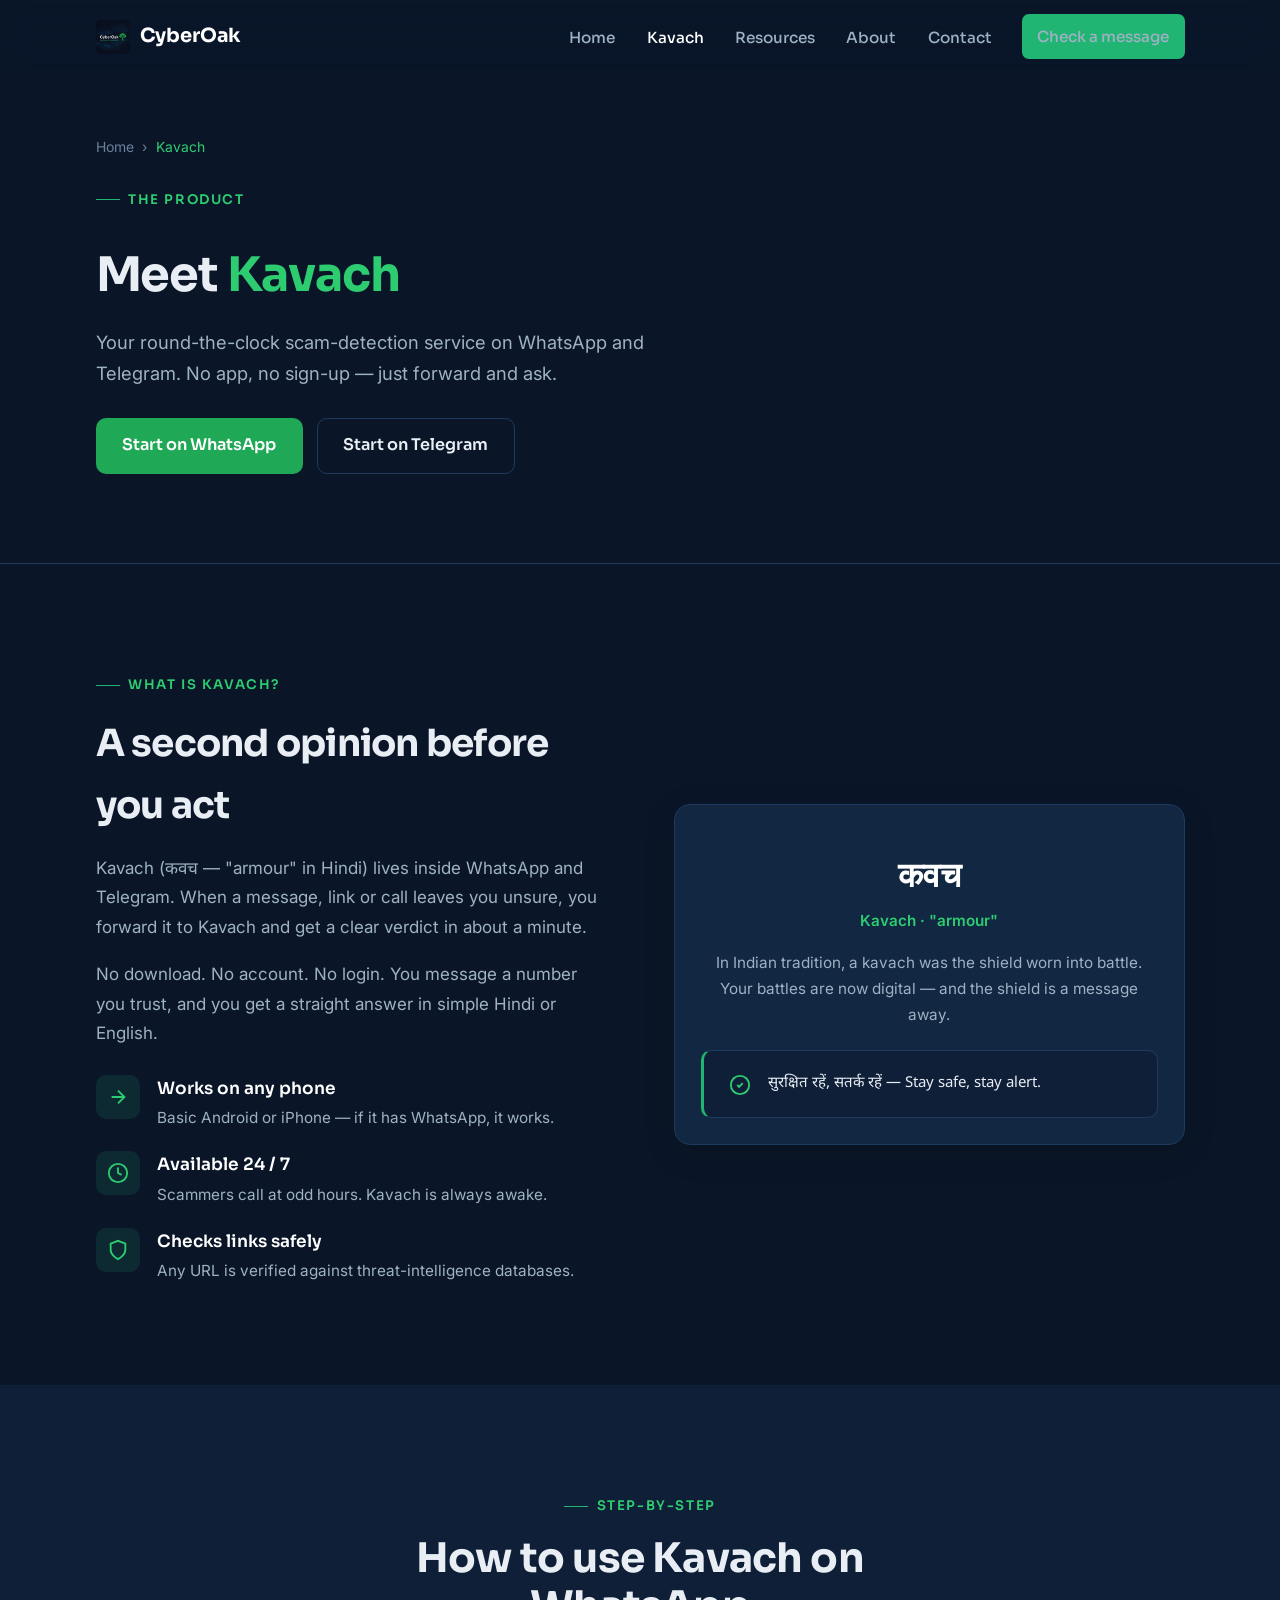
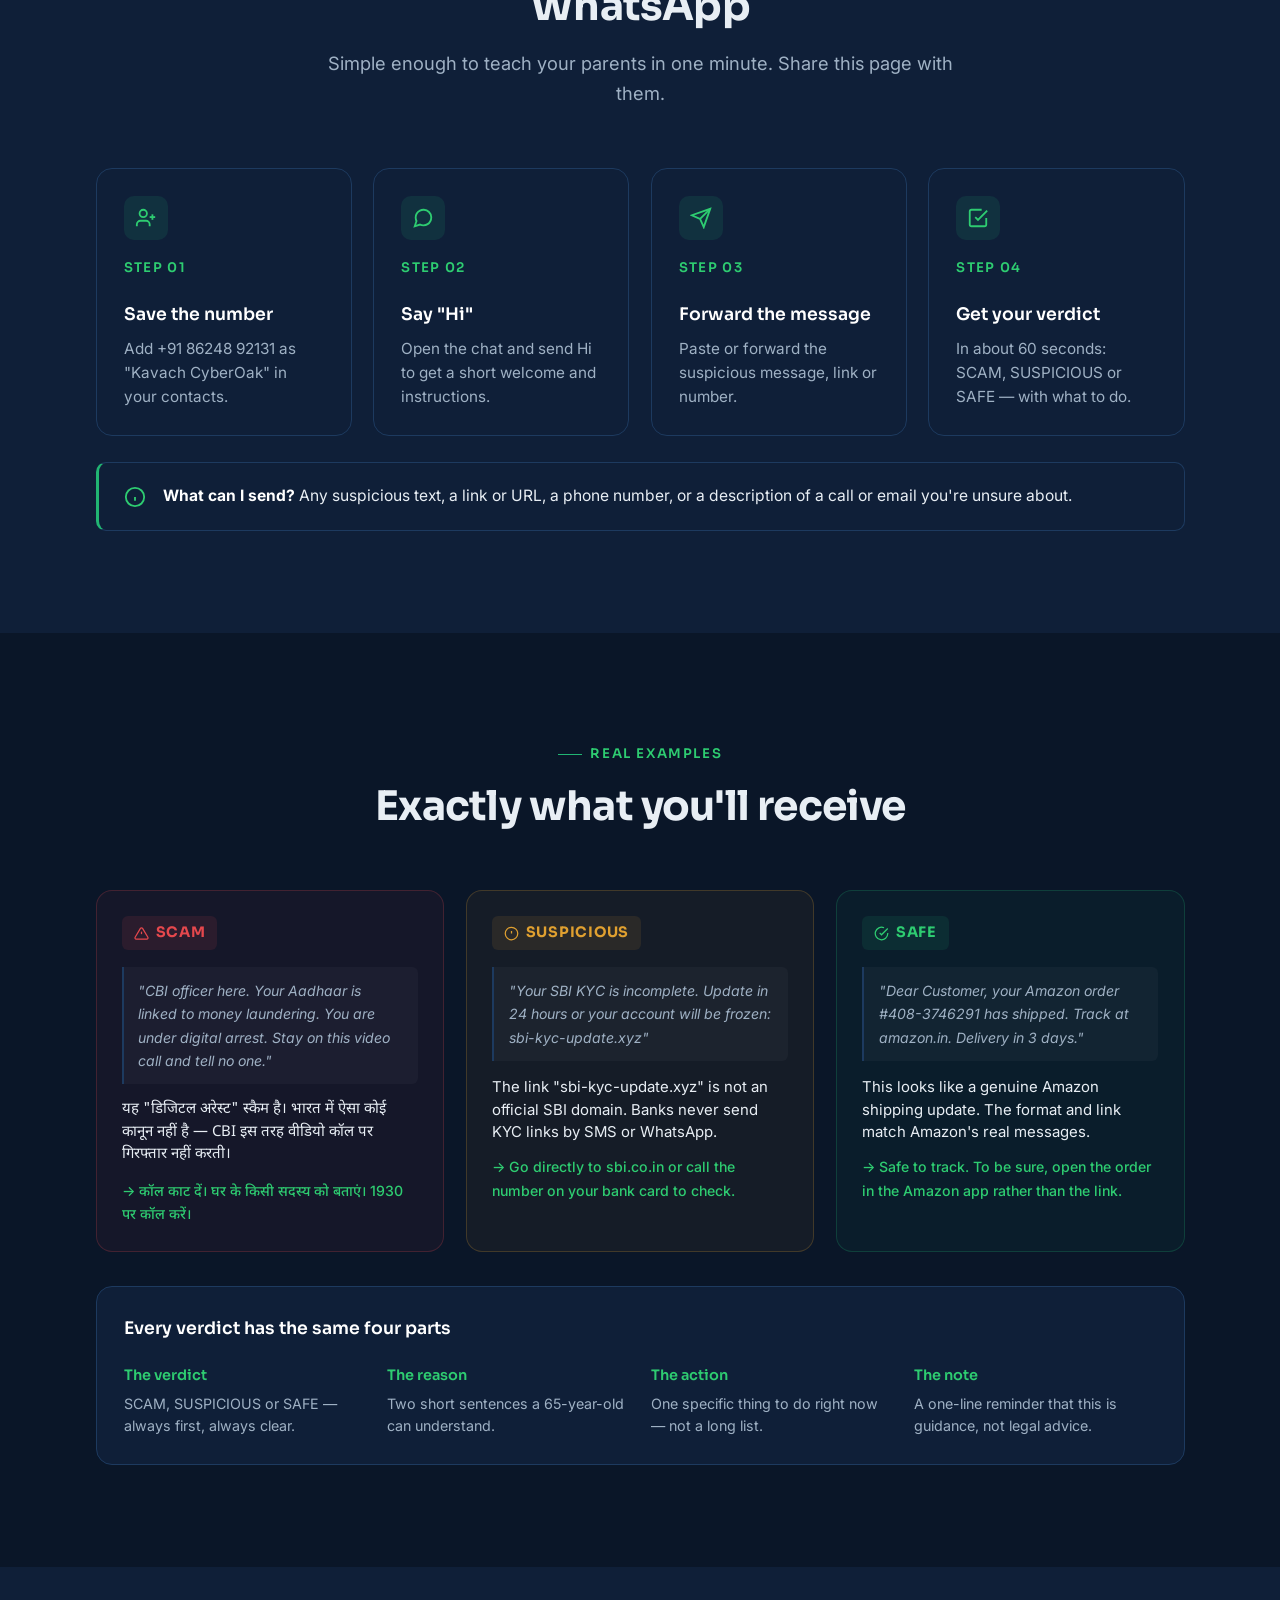
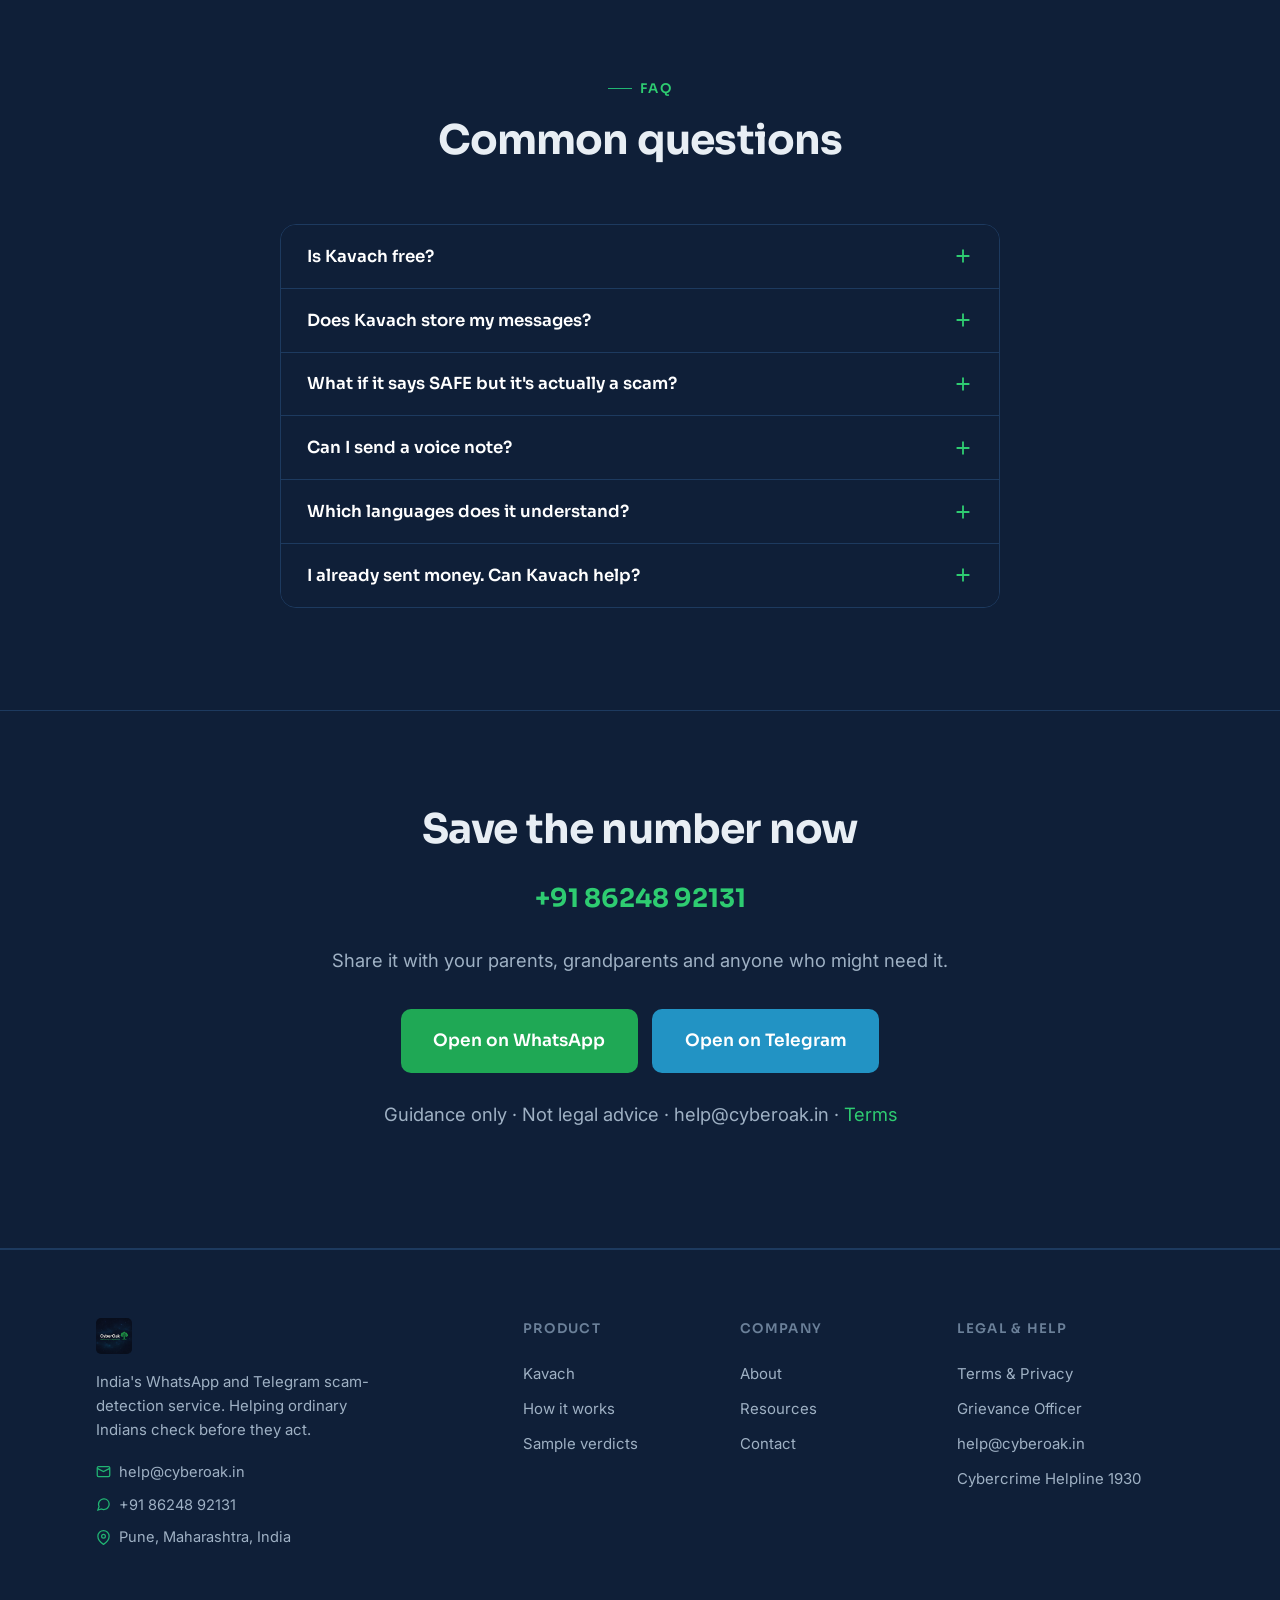
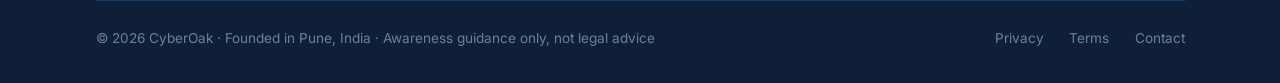
<file: pages/kavach.html>
<!DOCTYPE html>
<html lang="en">
<head>
<meta charset="UTF-8" />
<meta name="viewport" content="width=device-width, initial-scale=1.0" />
<title>Kavach by CyberOak · How to check a scam on WhatsApp & Telegram</title>
<meta name="description" content="Kavach by CyberOak — forward a suspicious message and get a SCAM, SUSPICIOUS or SAFE verdict in 60 seconds. Step-by-step guide, sample verdicts and FAQ.">
<meta name="theme-color" content="#0A1628">
<link rel="icon" href="../images/logo.png" type="image/png">
<link rel="stylesheet" href="../css/style.css">
</head>
<body>

<nav class="navbar">
  <div class="container">
    <a href="../index.html" class="nav-logo"><img src="../images/logo.png" alt="CyberOak"><span class="nav-logo-text">CyberOak</span></a>
    <ul class="nav-links">
      <li><a href="../index.html">Home</a></li>
      <li><a href="kavach.html" class="active">Kavach</a></li>
      <li><a href="resources.html">Resources</a></li>
      <li><a href="about.html">About</a></li>
      <li><a href="contact.html">Contact</a></li>
      <li class="nav-cta"><a href="https://wa.me/918624892131" target="_blank" class="btn btn-primary">Check a message</a></li>
    </ul>
    <button class="nav-hamburger" aria-label="Menu"><span></span><span></span><span></span></button>
  </div>
</nav>

<section class="page-hero">
  <div class="container">
    <div class="breadcrumb"><a href="../index.html">Home</a> <span>›</span> <span style="color:var(--green-soft);">Kavach</span></div>
    <div class="eyebrow">The product</div>
    <h1>Meet <span class="text-green">Kavach</span></h1>
    <p>Your round-the-clock scam-detection service on WhatsApp and Telegram. No app, no sign-up — just forward and ask.</p>
    <div class="hero-actions" style="margin-top:1.75rem;">
      <a href="https://wa.me/918624892131" target="_blank" class="btn btn-whatsapp">Start on WhatsApp</a>
      <a href="https://t.me/KavachCyberOakBot" target="_blank" class="btn btn-outline">Start on Telegram</a>
    </div>
  </div>
</section>

<!-- WHAT IS KAVACH -->
<section class="section">
  <div class="container">
    <div class="split">
      <div class="reveal">
        <div class="eyebrow">What is Kavach?</div>
        <h2 style="font-family:var(--font-display);font-size:clamp(1.6rem,3.4vw,2.2rem);font-weight:700;letter-spacing:-0.02em;margin-bottom:1rem;">A second opinion before you act</h2>
        <p style="color:var(--ink-soft);line-height:1.75;margin-bottom:1rem;">Kavach (कवच — "armour" in Hindi) lives inside WhatsApp and Telegram. When a message, link or call leaves you unsure, you forward it to Kavach and get a clear verdict in about a minute.</p>
        <p style="color:var(--ink-soft);line-height:1.75;">No download. No account. No login. You message a number you trust, and you get a straight answer in simple Hindi or English.</p>
        <div class="feature-list" style="margin-top:1.5rem;">
          <div class="feature-row"><div class="icon-box"><svg viewBox="0 0 24 24" fill="none" stroke="currentColor" stroke-width="2"><path d="M5 12h14M12 5l7 7-7 7"/></svg></div><div><h4>Works on any phone</h4><p>Basic Android or iPhone — if it has WhatsApp, it works.</p></div></div>
          <div class="feature-row"><div class="icon-box"><svg viewBox="0 0 24 24" fill="none" stroke="currentColor" stroke-width="2"><circle cx="12" cy="12" r="10"/><polyline points="12 6 12 12 16 14"/></svg></div><div><h4>Available 24 / 7</h4><p>Scammers call at odd hours. Kavach is always awake.</p></div></div>
          <div class="feature-row"><div class="icon-box"><svg viewBox="0 0 24 24" fill="none" stroke="currentColor" stroke-width="2"><path d="M12 22s8-4 8-10V5l-8-3-8 3v7c0 6 8 10 8 10z"/></svg></div><div><h4>Checks links safely</h4><p>Any URL is verified against threat-intelligence databases.</p></div></div>
        </div>
      </div>
      <div class="reveal">
        <div class="demo-card">
          <div style="text-align:center;padding:1rem 0;">
            <div style="font-family:var(--font-display);font-size:2rem;font-weight:700;color:var(--white);">कवच</div>
            <div style="color:var(--green-soft);font-weight:600;font-size:0.9rem;margin-top:0.25rem;">Kavach · "armour"</div>
          </div>
          <p style="color:var(--ink-soft);font-size:0.9rem;line-height:1.7;text-align:center;padding:0 0.5rem;">In Indian tradition, a kavach was the shield worn into battle. Your battles are now digital — and the shield is a message away.</p>
          <div class="callout" style="margin-top:1.25rem;">
            <svg viewBox="0 0 24 24" fill="none" stroke="currentColor" stroke-width="2"><path d="M9 12l2 2 4-4"/><circle cx="12" cy="12" r="10"/></svg>
            <div class="callout-text hindi" style="font-size:0.88rem;">सुरक्षित रहें, सतर्क रहें — Stay safe, stay alert.</div>
          </div>
        </div>
      </div>
    </div>
  </div>
</section>

<!-- HOW TO USE -->
<section class="section section-alt" id="how-to-use">
  <div class="container">
    <div class="section-head center reveal">
      <div class="eyebrow" style="justify-content:center;">Step-by-step</div>
      <h2>How to use Kavach on WhatsApp</h2>
      <p>Simple enough to teach your parents in one minute. Share this page with them.</p>
    </div>
    <div class="cards c4 reveal">
      <div class="card"><div class="icon-box"><svg viewBox="0 0 24 24" fill="none" stroke="currentColor" stroke-width="2"><path d="M16 21v-2a4 4 0 00-4-4H6a4 4 0 00-4 4v2"/><circle cx="9" cy="7" r="4"/><line x1="19" y1="8" x2="19" y2="14"/><line x1="22" y1="11" x2="16" y2="11"/></svg></div><div class="step-n" style="margin-top:1rem;">STEP 01</div><h4>Save the number</h4><p>Add +91 86248 92131 as "Kavach CyberOak" in your contacts.</p></div>
      <div class="card"><div class="icon-box"><svg viewBox="0 0 24 24" fill="none" stroke="currentColor" stroke-width="2"><path d="M21 11.5a8.38 8.38 0 01-.9 3.8 8.5 8.5 0 01-7.6 4.7 8.38 8.38 0 01-3.8-.9L3 21l1.9-5.7a8.38 8.38 0 01-.9-3.8 8.5 8.5 0 014.7-7.6 8.38 8.38 0 013.8-.9h.5a8.48 8.48 0 018 8v.5z"/></svg></div><div class="step-n" style="margin-top:1rem;">STEP 02</div><h4>Say "Hi"</h4><p>Open the chat and send Hi to get a short welcome and instructions.</p></div>
      <div class="card"><div class="icon-box"><svg viewBox="0 0 24 24" fill="none" stroke="currentColor" stroke-width="2"><line x1="22" y1="2" x2="11" y2="13"/><polygon points="22 2 15 22 11 13 2 9 22 2"/></svg></div><div class="step-n" style="margin-top:1rem;">STEP 03</div><h4>Forward the message</h4><p>Paste or forward the suspicious message, link or number.</p></div>
      <div class="card"><div class="icon-box"><svg viewBox="0 0 24 24" fill="none" stroke="currentColor" stroke-width="2"><path d="M9 11l3 3L22 4"/><path d="M21 12v7a2 2 0 01-2 2H5a2 2 0 01-2-2V5a2 2 0 012-2h11"/></svg></div><div class="step-n" style="margin-top:1rem;">STEP 04</div><h4>Get your verdict</h4><p>In about 60 seconds: SCAM, SUSPICIOUS or SAFE — with what to do.</p></div>
    </div>
    <div class="callout reveal" style="margin-top:1.5rem;">
      <svg viewBox="0 0 24 24" fill="none" stroke="currentColor" stroke-width="2"><circle cx="12" cy="12" r="10"/><line x1="12" y1="16" x2="12" y2="12"/><line x1="12" y1="8" x2="12.01" y2="8"/></svg>
      <div class="callout-text"><strong>What can I send?</strong> Any suspicious text, a link or URL, a phone number, or a description of a call or email you're unsure about.</div>
    </div>
  </div>
</section>

<!-- SAMPLE VERDICTS -->
<section class="section" id="verdict">
  <div class="container">
    <div class="section-head center reveal">
      <div class="eyebrow" style="justify-content:center;">Real examples</div>
      <h2>Exactly what you'll receive</h2>
    </div>
    <div class="verdicts">
      <div class="vx scam reveal">
        <div class="vx-tag"><svg viewBox="0 0 24 24" fill="none" stroke="currentColor" stroke-width="2"><path d="M10.29 3.86L1.82 18a2 2 0 001.71 3h16.94a2 2 0 001.71-3L13.71 3.86a2 2 0 00-3.42 0z"/><line x1="12" y1="9" x2="12" y2="13"/><line x1="12" y1="17" x2="12.01" y2="17"/></svg> SCAM</div>
        <div class="vx-msg">"CBI officer here. Your Aadhaar is linked to money laundering. You are under digital arrest. Stay on this video call and tell no one."</div>
        <p class="vx-reason hindi">यह "डिजिटल अरेस्ट" स्कैम है। भारत में ऐसा कोई कानून नहीं है — CBI इस तरह वीडियो कॉल पर गिरफ्तार नहीं करती।</p>
        <p class="vx-act">→ कॉल काट दें। घर के किसी सदस्य को बताएं। 1930 पर कॉल करें।</p>
      </div>
      <div class="vx susp reveal">
        <div class="vx-tag"><svg viewBox="0 0 24 24" fill="none" stroke="currentColor" stroke-width="2"><circle cx="12" cy="12" r="10"/><line x1="12" y1="8" x2="12" y2="12"/><line x1="12" y1="16" x2="12.01" y2="16"/></svg> SUSPICIOUS</div>
        <div class="vx-msg">"Your SBI KYC is incomplete. Update in 24 hours or your account will be frozen: sbi-kyc-update.xyz"</div>
        <p class="vx-reason">The link "sbi-kyc-update.xyz" is not an official SBI domain. Banks never send KYC links by SMS or WhatsApp.</p>
        <p class="vx-act">→ Go directly to sbi.co.in or call the number on your bank card to check.</p>
      </div>
      <div class="vx safe reveal">
        <div class="vx-tag"><svg viewBox="0 0 24 24" fill="none" stroke="currentColor" stroke-width="2"><path d="M22 11.08V12a10 10 0 11-5.93-9.14"/><path d="M22 4L12 14.01l-3-3"/></svg> SAFE</div>
        <div class="vx-msg">"Dear Customer, your Amazon order #408-3746291 has shipped. Track at amazon.in. Delivery in 3 days."</div>
        <p class="vx-reason">This looks like a genuine Amazon shipping update. The format and link match Amazon's real messages.</p>
        <p class="vx-act">→ Safe to track. To be sure, open the order in the Amazon app rather than the link.</p>
      </div>
    </div>

    <div class="card reveal" style="margin-top:2rem;">
      <h3 style="margin-top:0;">Every verdict has the same four parts</h3>
      <div class="cards c4" style="margin-top:1.25rem;">
        <div><div style="color:var(--green-soft);font-family:var(--font-display);font-weight:600;font-size:0.85rem;margin-bottom:0.3rem;">The verdict</div><p style="font-size:0.84rem;color:var(--ink-soft);">SCAM, SUSPICIOUS or SAFE — always first, always clear.</p></div>
        <div><div style="color:var(--green-soft);font-family:var(--font-display);font-weight:600;font-size:0.85rem;margin-bottom:0.3rem;">The reason</div><p style="font-size:0.84rem;color:var(--ink-soft);">Two short sentences a 65-year-old can understand.</p></div>
        <div><div style="color:var(--green-soft);font-family:var(--font-display);font-weight:600;font-size:0.85rem;margin-bottom:0.3rem;">The action</div><p style="font-size:0.84rem;color:var(--ink-soft);">One specific thing to do right now — not a long list.</p></div>
        <div><div style="color:var(--green-soft);font-family:var(--font-display);font-weight:600;font-size:0.85rem;margin-bottom:0.3rem;">The note</div><p style="font-size:0.84rem;color:var(--ink-soft);">A one-line reminder that this is guidance, not legal advice.</p></div>
      </div>
    </div>
  </div>
</section>

<!-- FAQ -->
<section class="section section-alt">
  <div class="container">
    <div class="section-head center reveal"><div class="eyebrow" style="justify-content:center;">FAQ</div><h2>Common questions</h2></div>
    <div style="max-width:720px;margin:0 auto;" class="reveal">
      <div class="accordion">
        <div class="acc-item"><button class="acc-btn"><span class="acc-q">Is Kavach free?</span><svg class="acc-ic" viewBox="0 0 24 24" fill="none" stroke="currentColor" stroke-width="2"><line x1="12" y1="5" x2="12" y2="19"/><line x1="5" y1="12" x2="19" y2="12"/></svg></button><div class="acc-body">Yes, free for individuals, with a fair-use limit of 20 checks per day per person to prevent misuse. We will never charge ordinary users for basic scam checking.</div></div>
        <div class="acc-item"><button class="acc-btn"><span class="acc-q">Does Kavach store my messages?</span><svg class="acc-ic" viewBox="0 0 24 24" fill="none" stroke="currentColor" stroke-width="2"><line x1="12" y1="5" x2="12" y2="19"/><line x1="5" y1="12" x2="19" y2="12"/></svg></button><div class="acc-body">We store only what's needed to run the service — a short preview (up to 200 characters), the verdict, and a hashed identifier for rate-limiting. We never sell your data. Full details are in our Privacy Policy.</div></div>
        <div class="acc-item"><button class="acc-btn"><span class="acc-q">What if it says SAFE but it's actually a scam?</span><svg class="acc-ic" viewBox="0 0 24 24" fill="none" stroke="currentColor" stroke-width="2"><line x1="12" y1="5" x2="12" y2="19"/><line x1="5" y1="12" x2="19" y2="12"/></svg></button><div class="acc-body">Kavach is an awareness tool, not a guarantee. New scams appear daily. If something still feels wrong despite a SAFE verdict, trust your instinct and verify through official channels. Report any miss to help@cyberoak.in so we can improve.</div></div>
        <div class="acc-item"><button class="acc-btn"><span class="acc-q">Can I send a voice note?</span><svg class="acc-ic" viewBox="0 0 24 24" fill="none" stroke="currentColor" stroke-width="2"><line x1="12" y1="5" x2="12" y2="19"/><line x1="5" y1="12" x2="19" y2="12"/></svg></button><div class="acc-body">Voice notes aren't supported yet — Kavach will ask you to type what the message said. Voice support is on our roadmap.</div></div>
        <div class="acc-item"><button class="acc-btn"><span class="acc-q">Which languages does it understand?</span><svg class="acc-ic" viewBox="0 0 24 24" fill="none" stroke="currentColor" stroke-width="2"><line x1="12" y1="5" x2="12" y2="19"/><line x1="5" y1="12" x2="19" y2="12"/></svg></button><div class="acc-body">Hindi, English and Hinglish. There's no setting to change — just write naturally and Kavach replies in the same language.</div></div>
        <div class="acc-item"><button class="acc-btn"><span class="acc-q">I already sent money. Can Kavach help?</span><svg class="acc-ic" viewBox="0 0 24 24" fill="none" stroke="currentColor" stroke-width="2"><line x1="12" y1="5" x2="12" y2="19"/><line x1="5" y1="12" x2="19" y2="12"/></svg></button><div class="acc-body">Send "I lost money" or "please help" and you'll get emergency guidance immediately. The most important step is to call your bank and 1930 within the first 30 minutes — that's when recovery is most likely.</div></div>
      </div>
    </div>
  </div>
</section>

<!-- CTA -->
<section class="cta">
  <div class="container">
    <h2>Save the number now</h2>
    <div class="cta-num">+91 86248 92131</div>
    <p>Share it with your parents, grandparents and anyone who might need it.</p>
    <div class="cta-actions">
      <a href="https://wa.me/918624892131" target="_blank" class="btn btn-whatsapp btn-lg">Open on WhatsApp</a>
      <a href="https://t.me/KavachCyberOakBot" target="_blank" class="btn btn-telegram btn-lg">Open on Telegram</a>
    </div>
    <p class="cta-note">Guidance only · Not legal advice · help@cyberoak.in · <a href="terms.html">Terms</a></p>
  </div>
</section>

<footer>
  <div class="container">
    <div class="footer-grid">
      <div class="footer-brand">
        <img src="../images/logo.png" alt="CyberOak">
        <p>India's WhatsApp and Telegram scam-detection service. Helping ordinary Indians check before they act.</p>
        <div class="footer-contact">
          <a href="mailto:help@cyberoak.in"><svg viewBox="0 0 24 24" fill="none" stroke="currentColor" stroke-width="2"><rect x="2" y="4" width="20" height="16" rx="2"/><path d="M22 7l-10 5L2 7"/></svg> help@cyberoak.in</a>
          <a href="https://wa.me/918624892131" target="_blank"><svg viewBox="0 0 24 24" fill="none" stroke="currentColor" stroke-width="2"><path d="M21 11.5a8.38 8.38 0 01-.9 3.8 8.5 8.5 0 01-7.6 4.7 8.38 8.38 0 01-3.8-.9L3 21l1.9-5.7a8.38 8.38 0 01-.9-3.8 8.5 8.5 0 014.7-7.6 8.38 8.38 0 013.8-.9h.5a8.48 8.48 0 018 8v.5z"/></svg> +91 86248 92131</a>
          <span><svg viewBox="0 0 24 24" fill="none" stroke="currentColor" stroke-width="2"><path d="M21 10c0 7-9 13-9 13s-9-6-9-13a9 9 0 0118 0z"/><circle cx="12" cy="10" r="3"/></svg> Pune, Maharashtra, India</span>
        </div>
      </div>
      <div class="footer-col"><h4>Product</h4><a href="kavach.html">Kavach</a><a href="../index.html#how-it-works">How it works</a><a href="kavach.html#verdict">Sample verdicts</a></div>
      <div class="footer-col"><h4>Company</h4><a href="about.html">About</a><a href="resources.html">Resources</a><a href="contact.html">Contact</a></div>
      <div class="footer-col"><h4>Legal & Help</h4><a href="terms.html">Terms & Privacy</a><a href="terms.html#grievance">Grievance Officer</a><a href="mailto:help@cyberoak.in">help@cyberoak.in</a><a href="tel:1930">Cybercrime Helpline 1930</a></div>
    </div>
    <div class="footer-bottom">
      <p>© 2026 CyberOak · Founded in Pune, India · Awareness guidance only, not legal advice</p>
      <div class="footer-bottom-links"><a href="terms.html">Privacy</a><a href="terms.html">Terms</a><a href="contact.html">Contact</a></div>
    </div>
  </div>
</footer>

<script src="../js/main.js"></script>
</body>
</html>
</file>
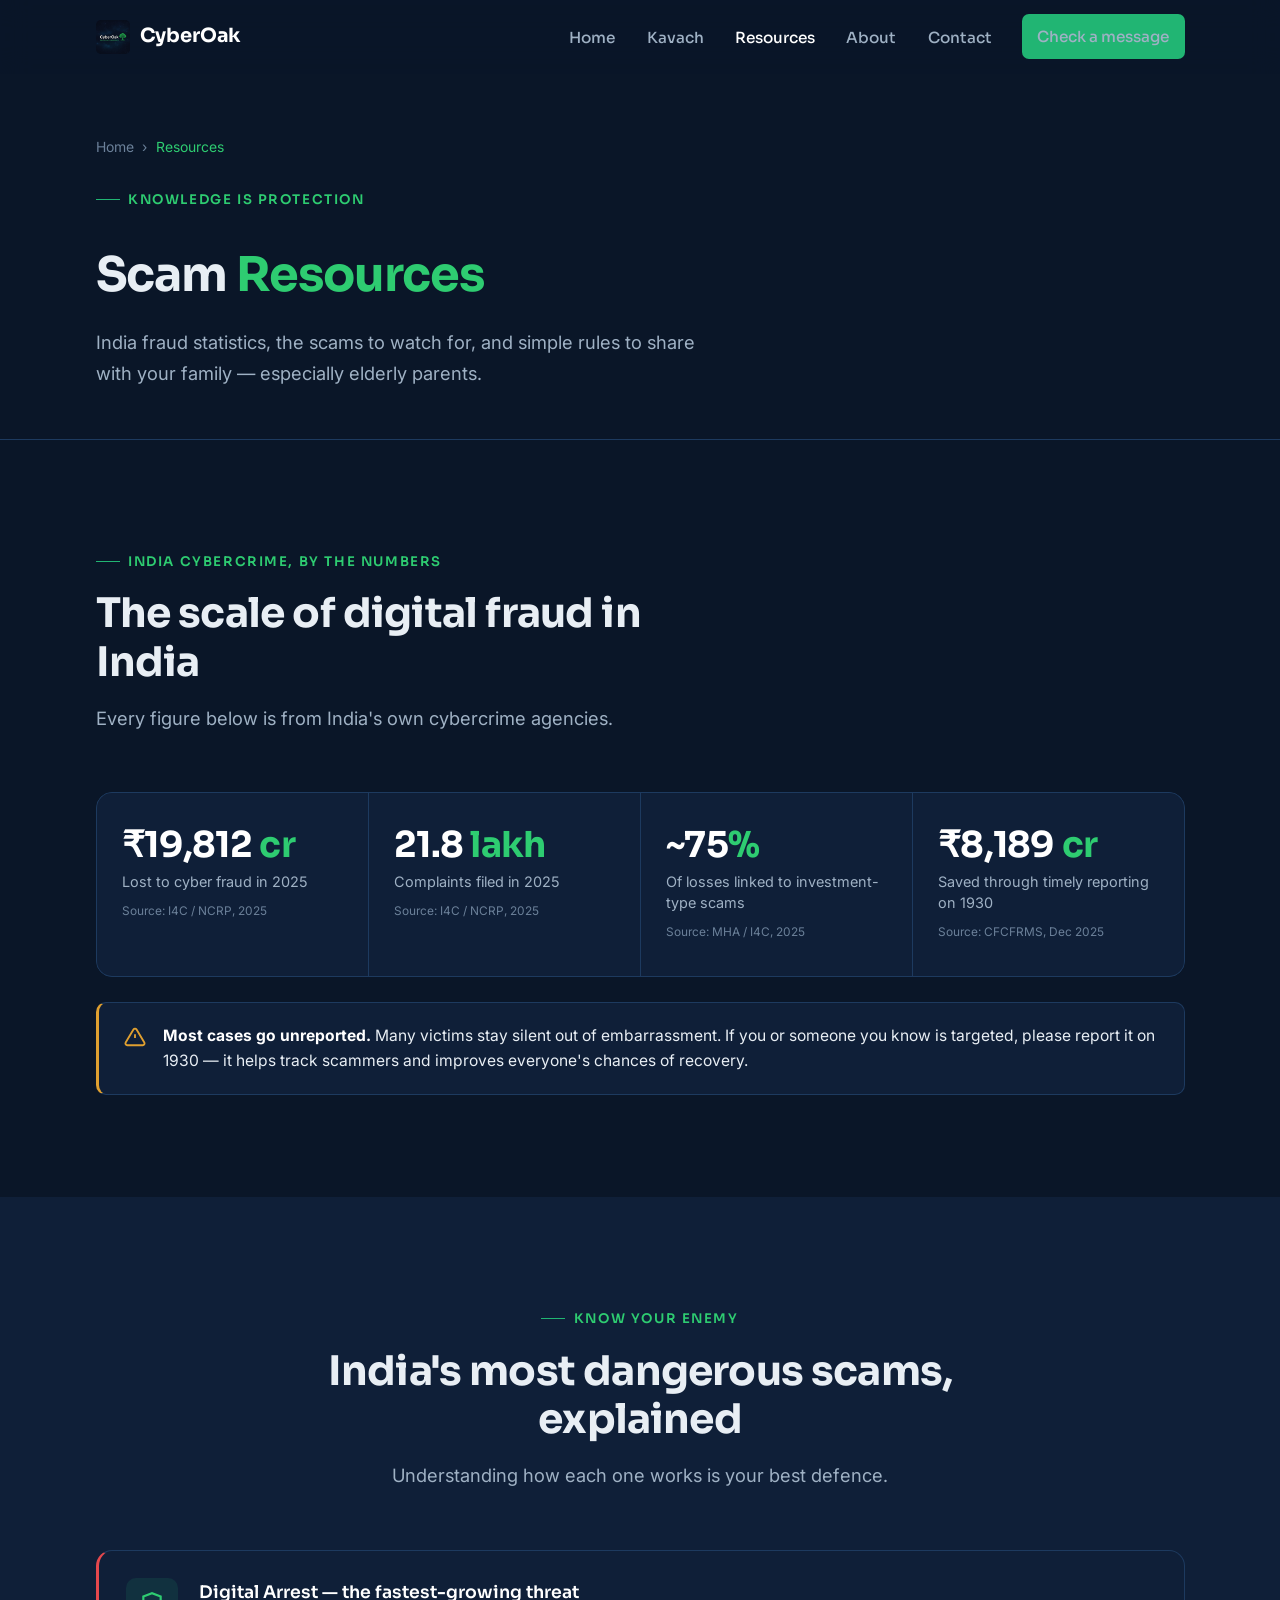
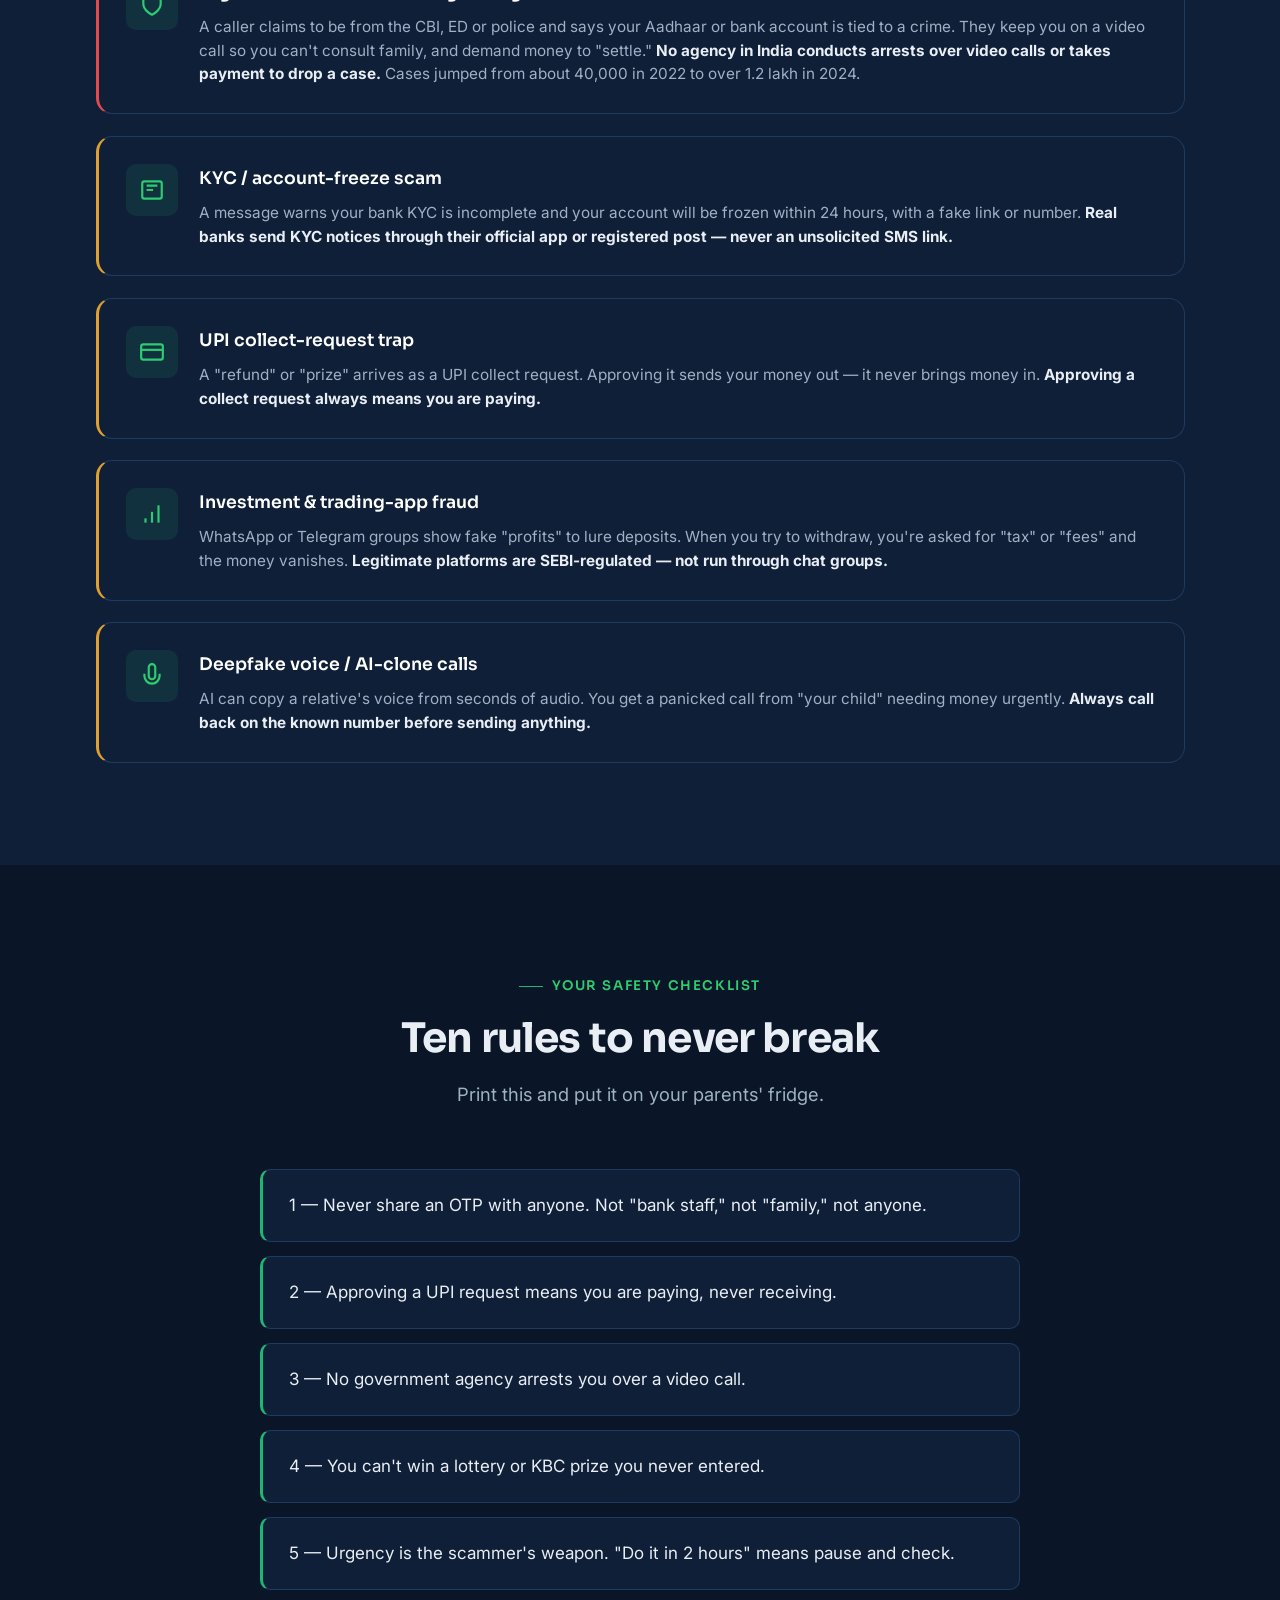
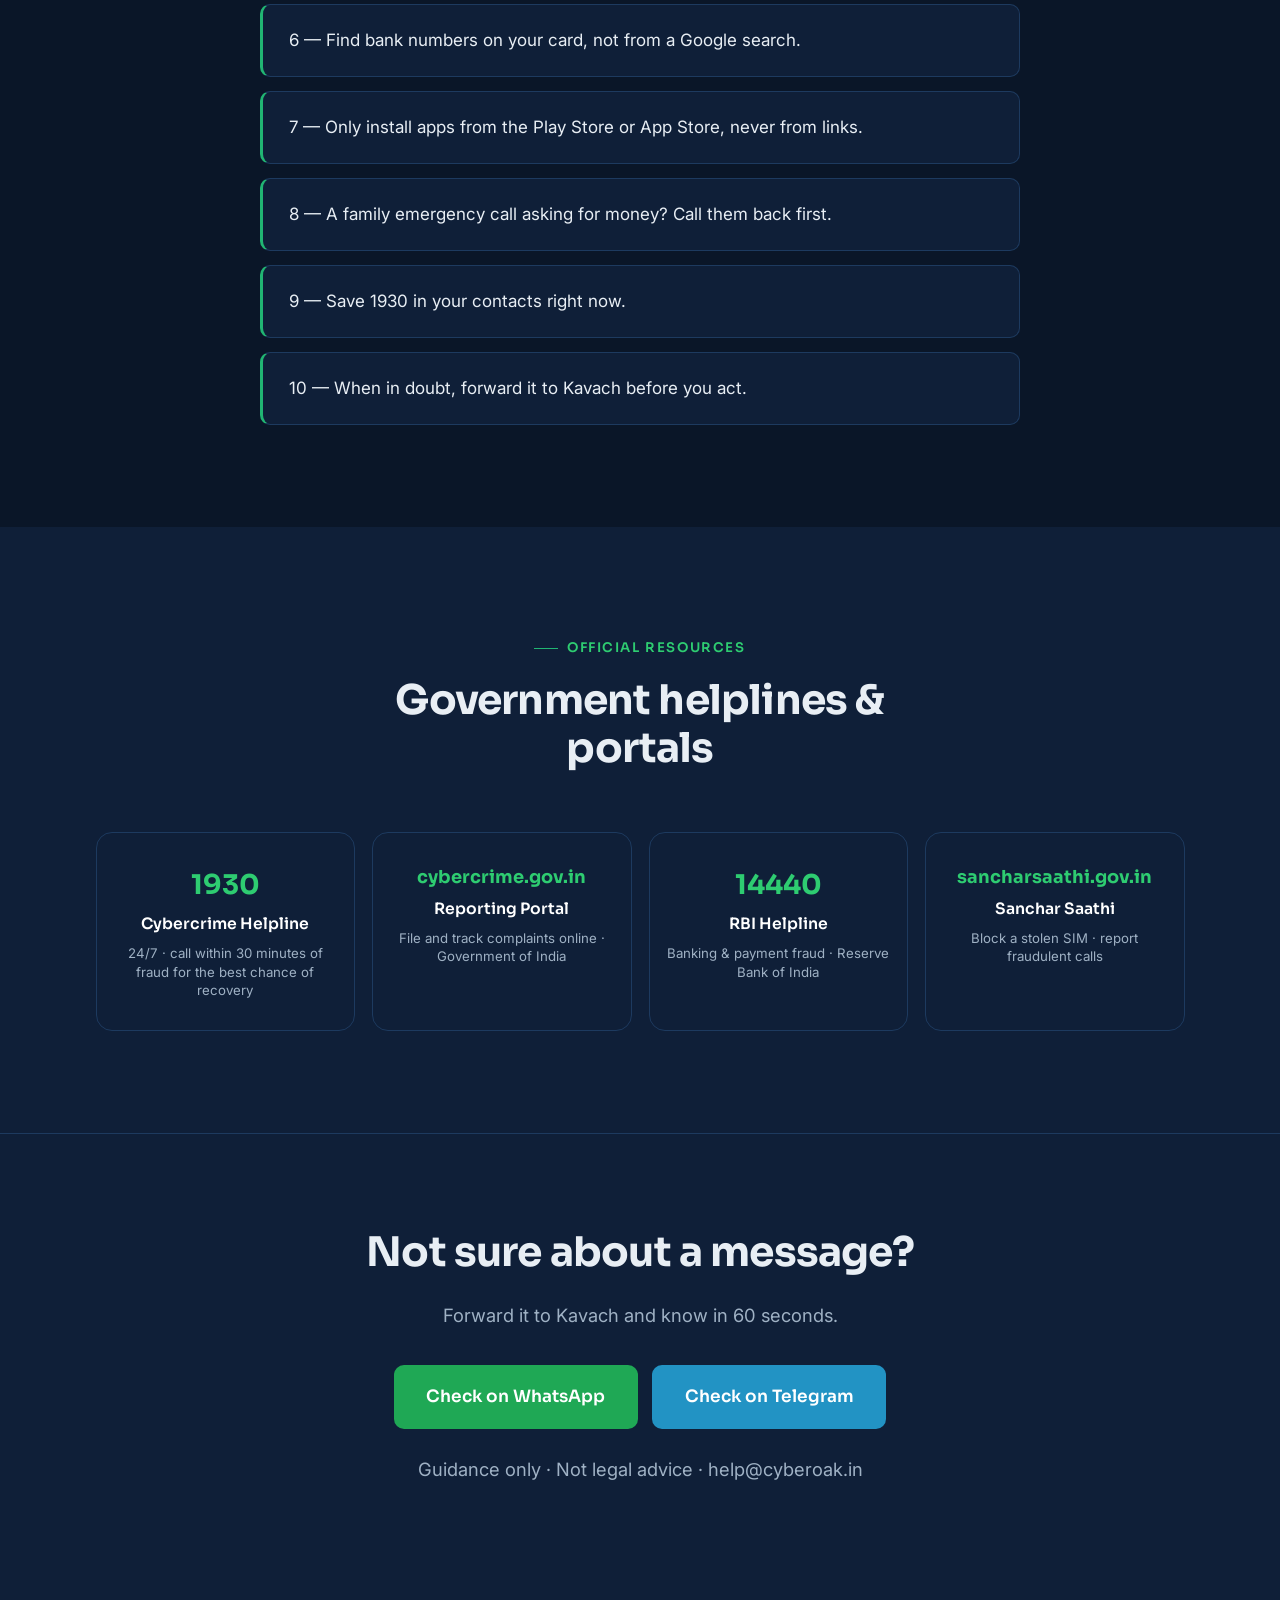
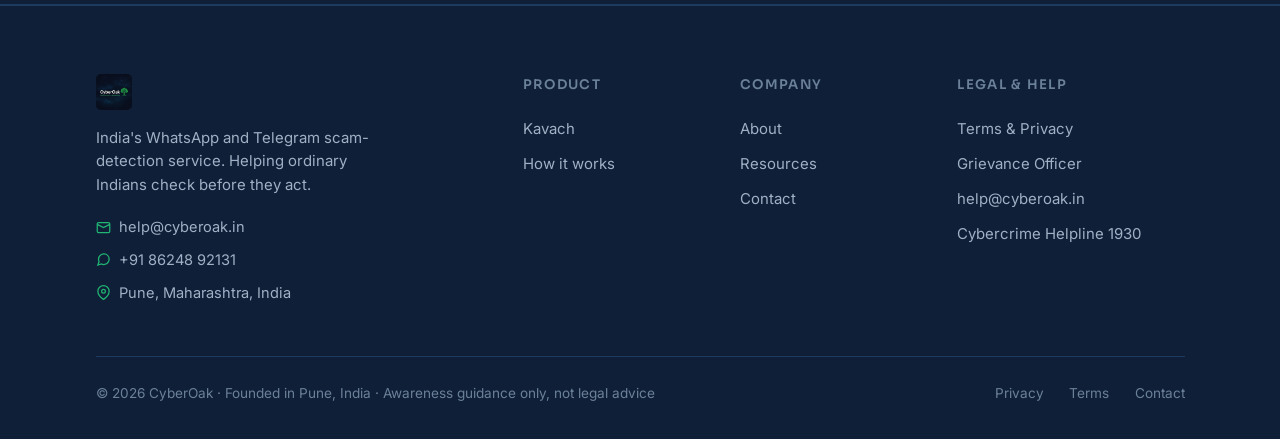
<file: pages/resources.html>
<!DOCTYPE html>
<html lang="en">
<head>
<meta charset="UTF-8" />
<meta name="viewport" content="width=device-width, initial-scale=1.0" />
<title>Scam resources & safety tips · CyberOak</title>
<meta name="description" content="India cyber-fraud statistics, the most dangerous scam types explained, and ten safety rules to protect yourself and your family.">
<meta name="theme-color" content="#0A1628">
<link rel="icon" href="../images/logo.png" type="image/png">
<link rel="stylesheet" href="../css/style.css">
</head>
<body>

<nav class="navbar">
  <div class="container">
    <a href="../index.html" class="nav-logo"><img src="../images/logo.png" alt="CyberOak"><span class="nav-logo-text">CyberOak</span></a>
    <ul class="nav-links">
      <li><a href="../index.html">Home</a></li>
      <li><a href="kavach.html">Kavach</a></li>
      <li><a href="resources.html" class="active">Resources</a></li>
      <li><a href="about.html">About</a></li>
      <li><a href="contact.html">Contact</a></li>
      <li class="nav-cta"><a href="https://wa.me/918624892131" target="_blank" class="btn btn-primary">Check a message</a></li>
    </ul>
    <button class="nav-hamburger" aria-label="Menu"><span></span><span></span><span></span></button>
  </div>
</nav>

<section class="page-hero">
  <div class="container">
    <div class="breadcrumb"><a href="../index.html">Home</a> <span>›</span> <span style="color:var(--green-soft);">Resources</span></div>
    <div class="eyebrow">Knowledge is protection</div>
    <h1>Scam <span class="text-green">Resources</span></h1>
    <p>India fraud statistics, the scams to watch for, and simple rules to share with your family — especially elderly parents.</p>
  </div>
</section>

<!-- STATS -->
<section class="section">
  <div class="container">
    <div class="section-head reveal"><div class="eyebrow">India cybercrime, by the numbers</div><h2>The scale of digital fraud in India</h2><p>Every figure below is from India's own cybercrime agencies.</p></div>
    <div class="stat-strip reveal">
      <div class="stat-cell"><div class="stat-num">₹19,812<span class="unit"> cr</span></div><div class="stat-label">Lost to cyber fraud in 2025</div><div class="stat-src">Source: I4C / NCRP, 2025</div></div>
      <div class="stat-cell"><div class="stat-num">21.8<span class="unit"> lakh</span></div><div class="stat-label">Complaints filed in 2025</div><div class="stat-src">Source: I4C / NCRP, 2025</div></div>
      <div class="stat-cell"><div class="stat-num">~75<span class="unit">%</span></div><div class="stat-label">Of losses linked to investment-type scams</div><div class="stat-src">Source: MHA / I4C, 2025</div></div>
      <div class="stat-cell"><div class="stat-num">₹8,189<span class="unit"> cr</span></div><div class="stat-label">Saved through timely reporting on 1930</div><div class="stat-src">Source: CFCFRMS, Dec 2025</div></div>
    </div>
    <div class="callout warn reveal" style="margin-top:1.5rem;">
      <svg viewBox="0 0 24 24" fill="none" stroke="currentColor" stroke-width="2"><path d="M10.29 3.86L1.82 18a2 2 0 001.71 3h16.94a2 2 0 001.71-3L13.71 3.86a2 2 0 00-3.42 0z"/><line x1="12" y1="9" x2="12" y2="13"/><line x1="12" y1="17" x2="12.01" y2="17"/></svg>
      <div class="callout-text"><strong>Most cases go unreported.</strong> Many victims stay silent out of embarrassment. If you or someone you know is targeted, please report it on 1930 — it helps track scammers and improves everyone's chances of recovery.</div>
    </div>
  </div>
</section>

<!-- SCAM TYPES DEEP -->
<section class="section section-alt">
  <div class="container">
    <div class="section-head center reveal"><div class="eyebrow" style="justify-content:center;">Know your enemy</div><h2>India's most dangerous scams, explained</h2><p>Understanding how each one works is your best defence.</p></div>
    <div class="cards" style="grid-template-columns:1fr;gap:1.25rem;">
      <div class="card reveal" style="border-left:3px solid var(--red);">
        <div style="display:flex;gap:1.25rem;align-items:flex-start;">
          <div class="icon-box lg"><svg viewBox="0 0 24 24" fill="none" stroke="currentColor" stroke-width="2"><path d="M12 22s8-4 8-10V5l-8-3-8 3v7c0 6 8 10 8 10z"/></svg></div>
          <div><h3 style="margin-top:0;color:#fff;">Digital Arrest — the fastest-growing threat</h3><p>A caller claims to be from the CBI, ED or police and says your Aadhaar or bank account is tied to a crime. They keep you on a video call so you can't consult family, and demand money to "settle." <strong style="color:var(--ink);">No agency in India conducts arrests over video calls or takes payment to drop a case.</strong> Cases jumped from about 40,000 in 2022 to over 1.2 lakh in 2024.</p></div>
        </div>
      </div>
      <div class="card reveal" style="border-left:3px solid var(--amber);">
        <div style="display:flex;gap:1.25rem;align-items:flex-start;">
          <div class="icon-box lg"><svg viewBox="0 0 24 24" fill="none" stroke="currentColor" stroke-width="2"><rect x="3" y="4" width="18" height="16" rx="2"/><path d="M7 8h10M7 12h6"/></svg></div>
          <div><h3 style="margin-top:0;color:#fff;">KYC / account-freeze scam</h3><p>A message warns your bank KYC is incomplete and your account will be frozen within 24 hours, with a fake link or number. <strong style="color:var(--ink);">Real banks send KYC notices through their official app or registered post — never an unsolicited SMS link.</strong></p></div>
        </div>
      </div>
      <div class="card reveal" style="border-left:3px solid var(--amber);">
        <div style="display:flex;gap:1.25rem;align-items:flex-start;">
          <div class="icon-box lg"><svg viewBox="0 0 24 24" fill="none" stroke="currentColor" stroke-width="2"><rect x="2" y="5" width="20" height="14" rx="2"/><line x1="2" y1="10" x2="22" y2="10"/></svg></div>
          <div><h3 style="margin-top:0;color:#fff;">UPI collect-request trap</h3><p>A "refund" or "prize" arrives as a UPI collect request. Approving it sends your money out — it never brings money in. <strong style="color:var(--ink);">Approving a collect request always means you are paying.</strong></p></div>
        </div>
      </div>
      <div class="card reveal" style="border-left:3px solid var(--amber);">
        <div style="display:flex;gap:1.25rem;align-items:flex-start;">
          <div class="icon-box lg"><svg viewBox="0 0 24 24" fill="none" stroke="currentColor" stroke-width="2"><line x1="12" y1="20" x2="12" y2="10"/><line x1="18" y1="20" x2="18" y2="4"/><line x1="6" y1="20" x2="6" y2="16"/></svg></div>
          <div><h3 style="margin-top:0;color:#fff;">Investment & trading-app fraud</h3><p>WhatsApp or Telegram groups show fake "profits" to lure deposits. When you try to withdraw, you're asked for "tax" or "fees" and the money vanishes. <strong style="color:var(--ink);">Legitimate platforms are SEBI-regulated — not run through chat groups.</strong></p></div>
        </div>
      </div>
      <div class="card reveal" style="border-left:3px solid var(--amber);">
        <div style="display:flex;gap:1.25rem;align-items:flex-start;">
          <div class="icon-box lg"><svg viewBox="0 0 24 24" fill="none" stroke="currentColor" stroke-width="2"><path d="M12 1a3 3 0 00-3 3v8a3 3 0 006 0V4a3 3 0 00-3-3z"/><path d="M19 10v2a7 7 0 01-14 0v-2"/></svg></div>
          <div><h3 style="margin-top:0;color:#fff;">Deepfake voice / AI-clone calls</h3><p>AI can copy a relative's voice from seconds of audio. You get a panicked call from "your child" needing money urgently. <strong style="color:var(--ink);">Always call back on the known number before sending anything.</strong></p></div>
        </div>
      </div>
    </div>
  </div>
</section>

<!-- 10 RULES -->
<section class="section">
  <div class="container">
    <div class="section-head center reveal"><div class="eyebrow" style="justify-content:center;">Your safety checklist</div><h2>Ten rules to never break</h2><p>Print this and put it on your parents' fridge.</p></div>
    <div style="max-width:760px;margin:0 auto;display:grid;gap:0.85rem;" class="reveal">
      <div class="callout">1 — Never share an OTP with anyone. Not "bank staff," not "family," not anyone.</div>
      <div class="callout">2 — Approving a UPI request means you are paying, never receiving.</div>
      <div class="callout">3 — No government agency arrests you over a video call.</div>
      <div class="callout">4 — You can't win a lottery or KBC prize you never entered.</div>
      <div class="callout">5 — Urgency is the scammer's weapon. "Do it in 2 hours" means pause and check.</div>
      <div class="callout">6 — Find bank numbers on your card, not from a Google search.</div>
      <div class="callout">7 — Only install apps from the Play Store or App Store, never from links.</div>
      <div class="callout">8 — A family emergency call asking for money? Call them back first.</div>
      <div class="callout">9 — Save 1930 in your contacts right now.</div>
      <div class="callout">10 — When in doubt, forward it to Kavach before you act.</div>
    </div>
  </div>
</section>

<!-- OFFICIAL LINKS -->
<section class="section section-alt">
  <div class="container">
    <div class="section-head center reveal"><div class="eyebrow" style="justify-content:center;">Official resources</div><h2>Government helplines & portals</h2></div>
    <div class="helplines reveal">
      <div class="helpline"><div class="big">1930</div><h4>Cybercrime Helpline</h4><p>24/7 · call within 30 minutes of fraud for the best chance of recovery</p></div>
      <div class="helpline"><div class="big sm">cybercrime.gov.in</div><h4>Reporting Portal</h4><p>File and track complaints online · Government of India</p></div>
      <div class="helpline"><div class="big">14440</div><h4>RBI Helpline</h4><p>Banking & payment fraud · Reserve Bank of India</p></div>
      <div class="helpline"><div class="big sm">sancharsaathi.gov.in</div><h4>Sanchar Saathi</h4><p>Block a stolen SIM · report fraudulent calls</p></div>
    </div>
  </div>
</section>

<!-- CTA -->
<section class="cta">
  <div class="container">
    <h2>Not sure about a message?</h2>
    <p>Forward it to Kavach and know in 60 seconds.</p>
    <div class="cta-actions"><a href="https://wa.me/918624892131" target="_blank" class="btn btn-whatsapp btn-lg">Check on WhatsApp</a><a href="https://t.me/KavachCyberOakBot" target="_blank" class="btn btn-telegram btn-lg">Check on Telegram</a></div>
    <p class="cta-note">Guidance only · Not legal advice · help@cyberoak.in</p>
  </div>
</section>

<footer>
  <div class="container">
    <div class="footer-grid">
      <div class="footer-brand">
        <img src="../images/logo.png" alt="CyberOak">
        <p>India's WhatsApp and Telegram scam-detection service. Helping ordinary Indians check before they act.</p>
        <div class="footer-contact">
          <a href="mailto:help@cyberoak.in"><svg viewBox="0 0 24 24" fill="none" stroke="currentColor" stroke-width="2"><rect x="2" y="4" width="20" height="16" rx="2"/><path d="M22 7l-10 5L2 7"/></svg> help@cyberoak.in</a>
          <a href="https://wa.me/918624892131" target="_blank"><svg viewBox="0 0 24 24" fill="none" stroke="currentColor" stroke-width="2"><path d="M21 11.5a8.38 8.38 0 01-.9 3.8 8.5 8.5 0 01-7.6 4.7 8.38 8.38 0 01-3.8-.9L3 21l1.9-5.7a8.38 8.38 0 01-.9-3.8 8.5 8.5 0 014.7-7.6 8.38 8.38 0 013.8-.9h.5a8.48 8.48 0 018 8v.5z"/></svg> +91 86248 92131</a>
          <span><svg viewBox="0 0 24 24" fill="none" stroke="currentColor" stroke-width="2"><path d="M21 10c0 7-9 13-9 13s-9-6-9-13a9 9 0 0118 0z"/><circle cx="12" cy="10" r="3"/></svg> Pune, Maharashtra, India</span>
        </div>
      </div>
      <div class="footer-col"><h4>Product</h4><a href="kavach.html">Kavach</a><a href="../index.html#how-it-works">How it works</a></div>
      <div class="footer-col"><h4>Company</h4><a href="about.html">About</a><a href="resources.html">Resources</a><a href="contact.html">Contact</a></div>
      <div class="footer-col"><h4>Legal & Help</h4><a href="terms.html">Terms & Privacy</a><a href="terms.html#grievance">Grievance Officer</a><a href="mailto:help@cyberoak.in">help@cyberoak.in</a><a href="tel:1930">Cybercrime Helpline 1930</a></div>
    </div>
    <div class="footer-bottom">
      <p>© 2026 CyberOak · Founded in Pune, India · Awareness guidance only, not legal advice</p>
      <div class="footer-bottom-links"><a href="terms.html">Privacy</a><a href="terms.html">Terms</a><a href="contact.html">Contact</a></div>
    </div>
  </div>
</footer>

<script src="../js/main.js"></script>
</body>
</html>
</file>
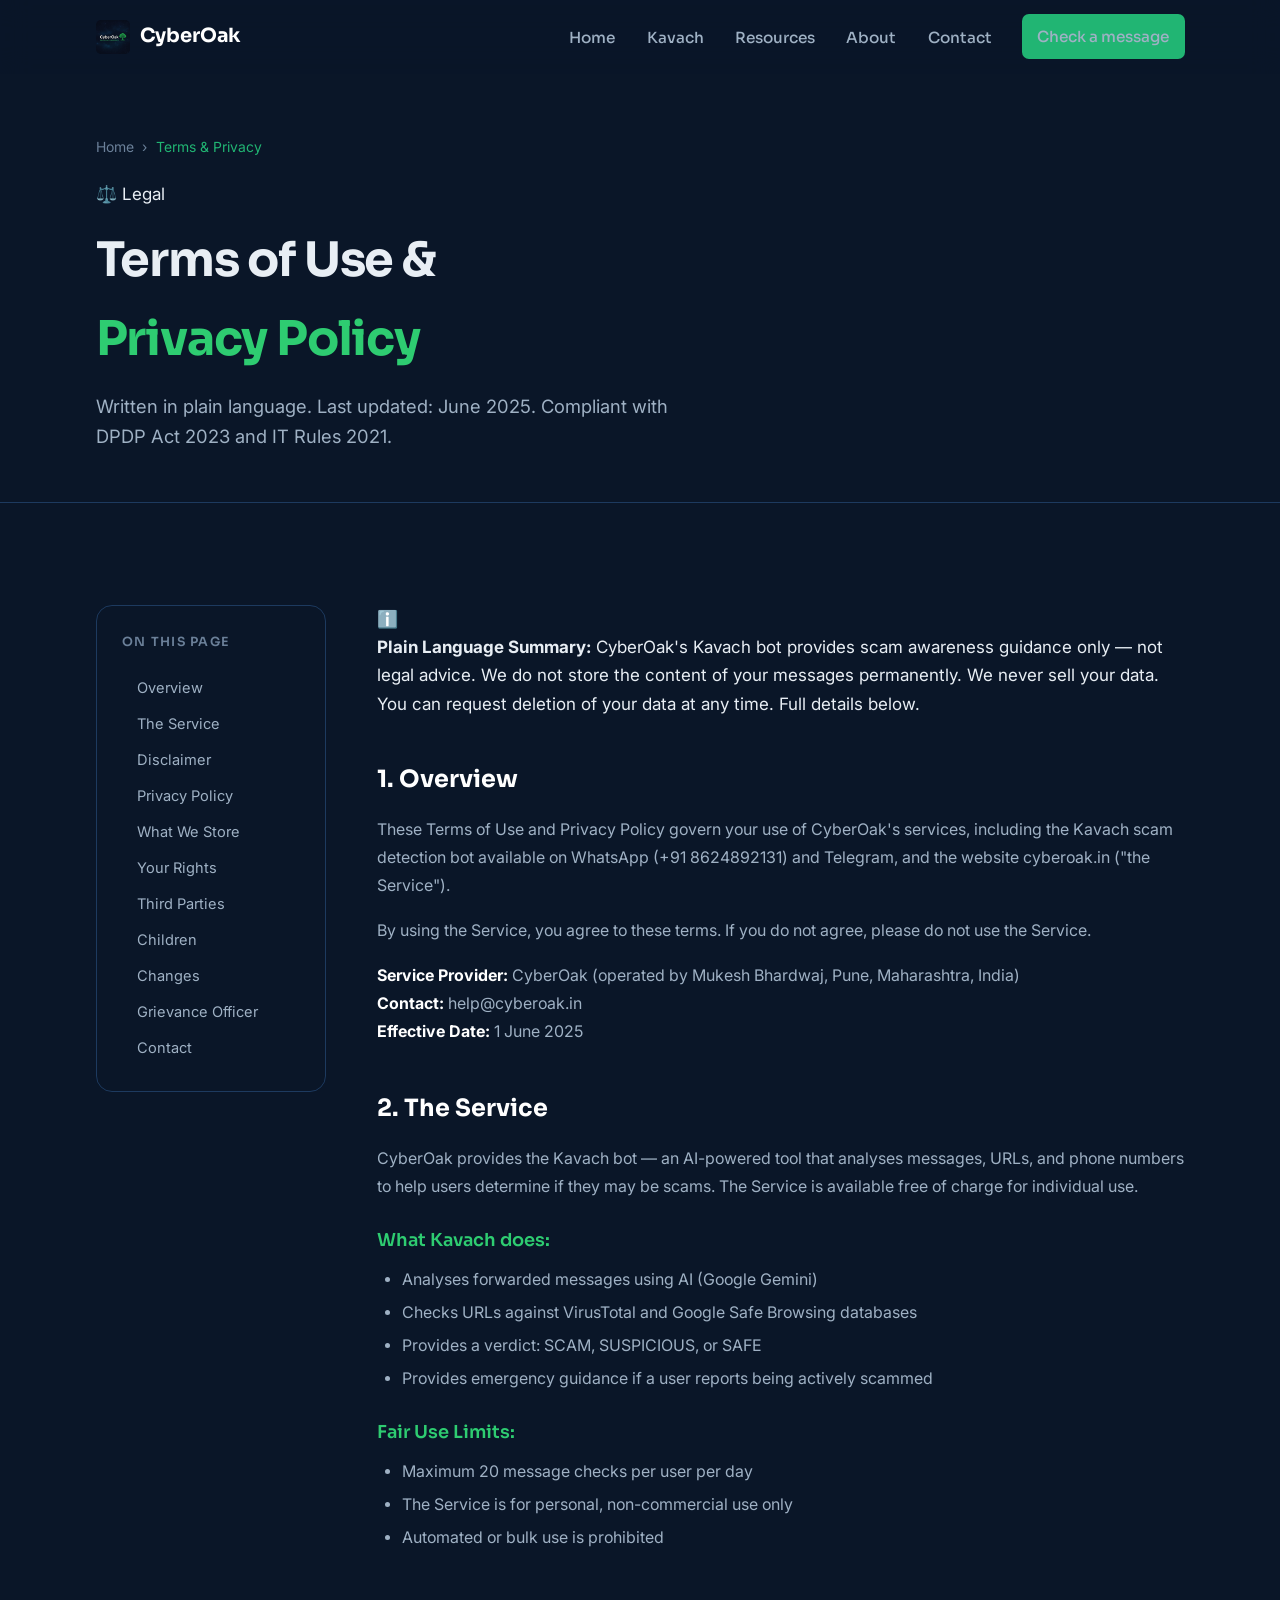
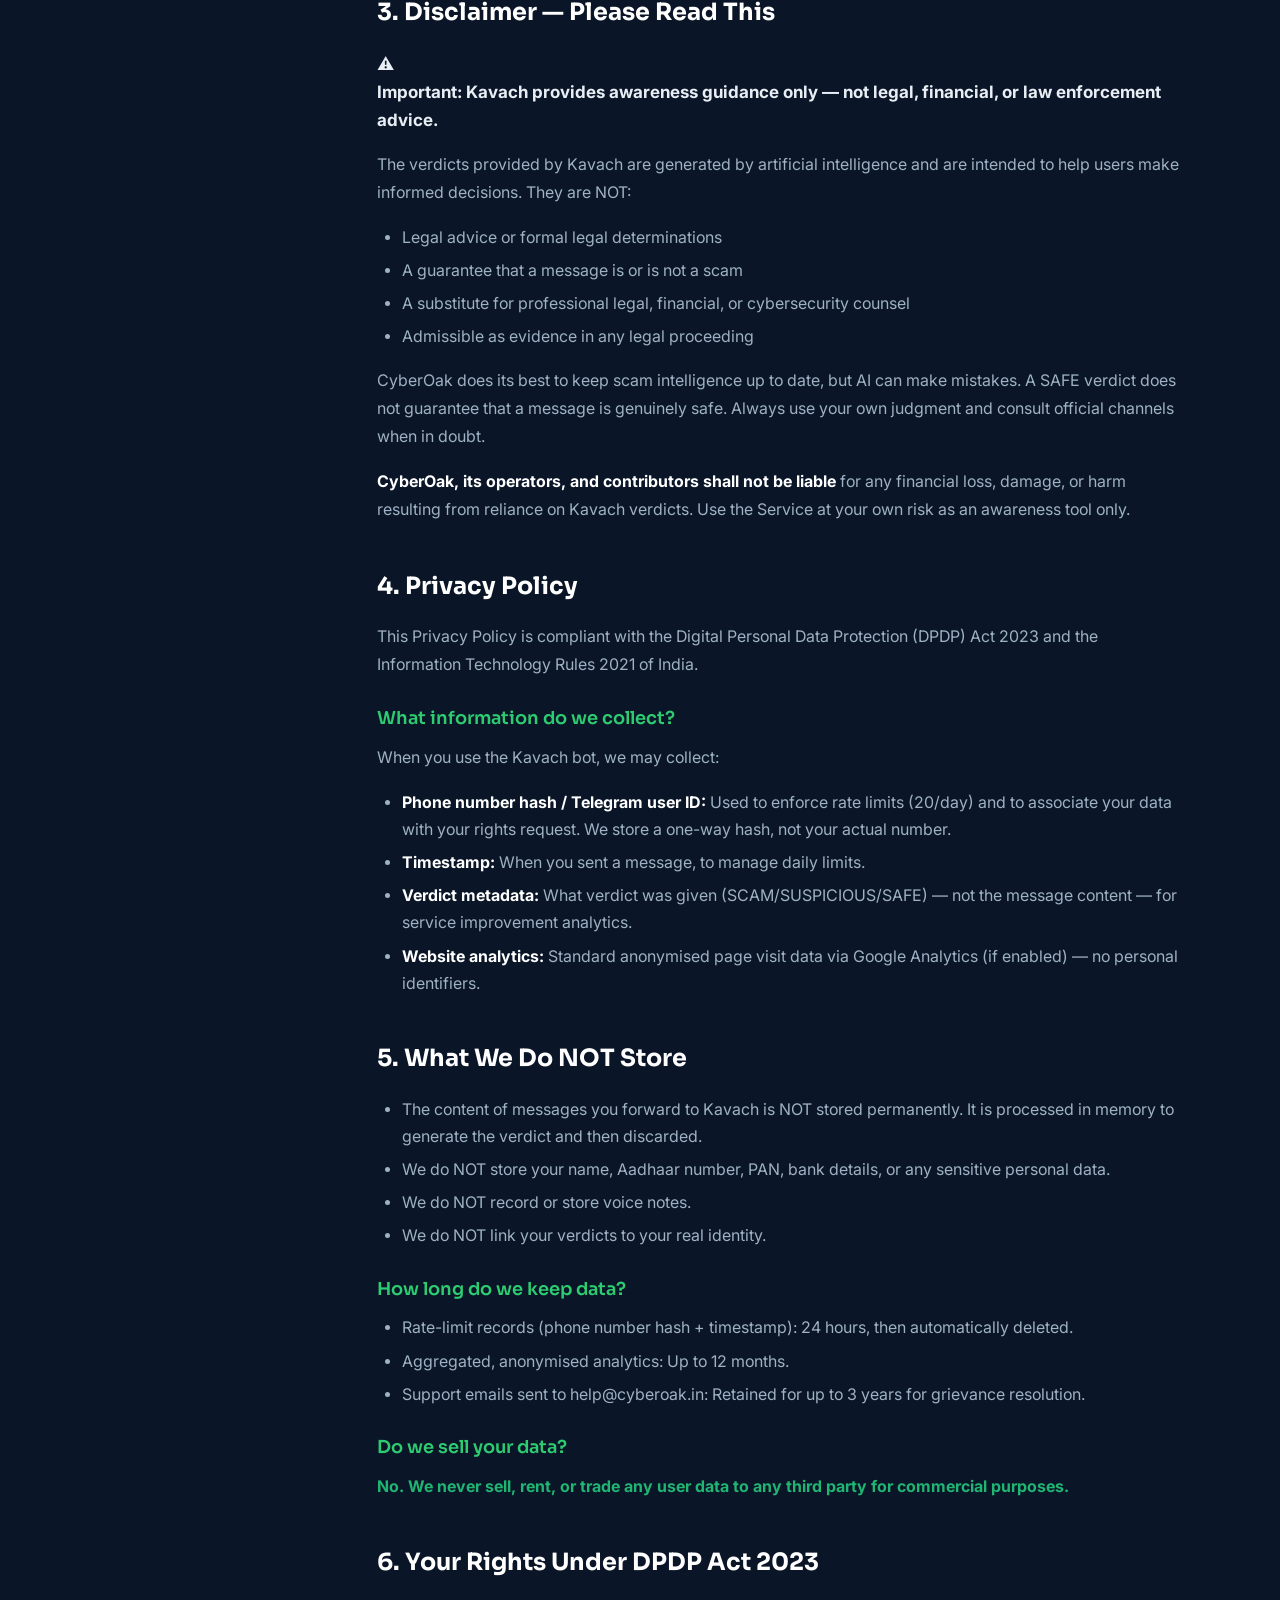
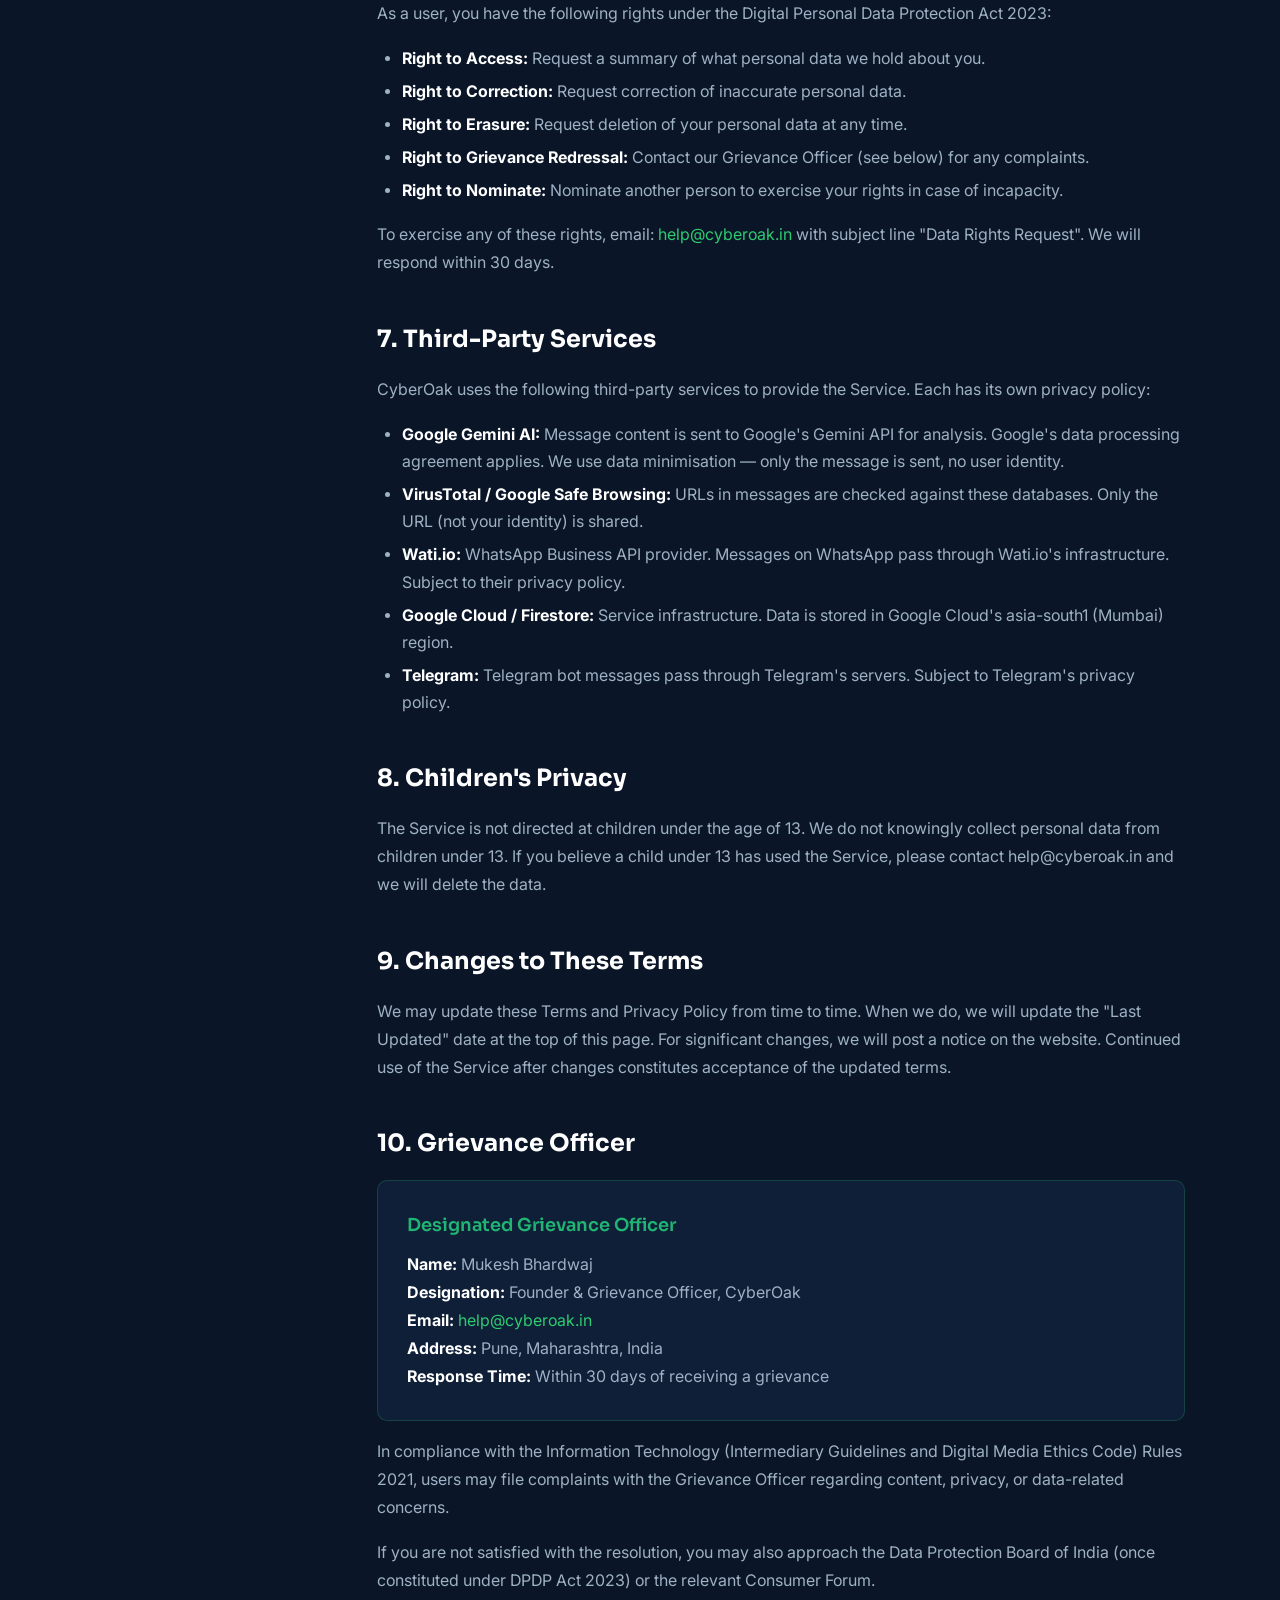
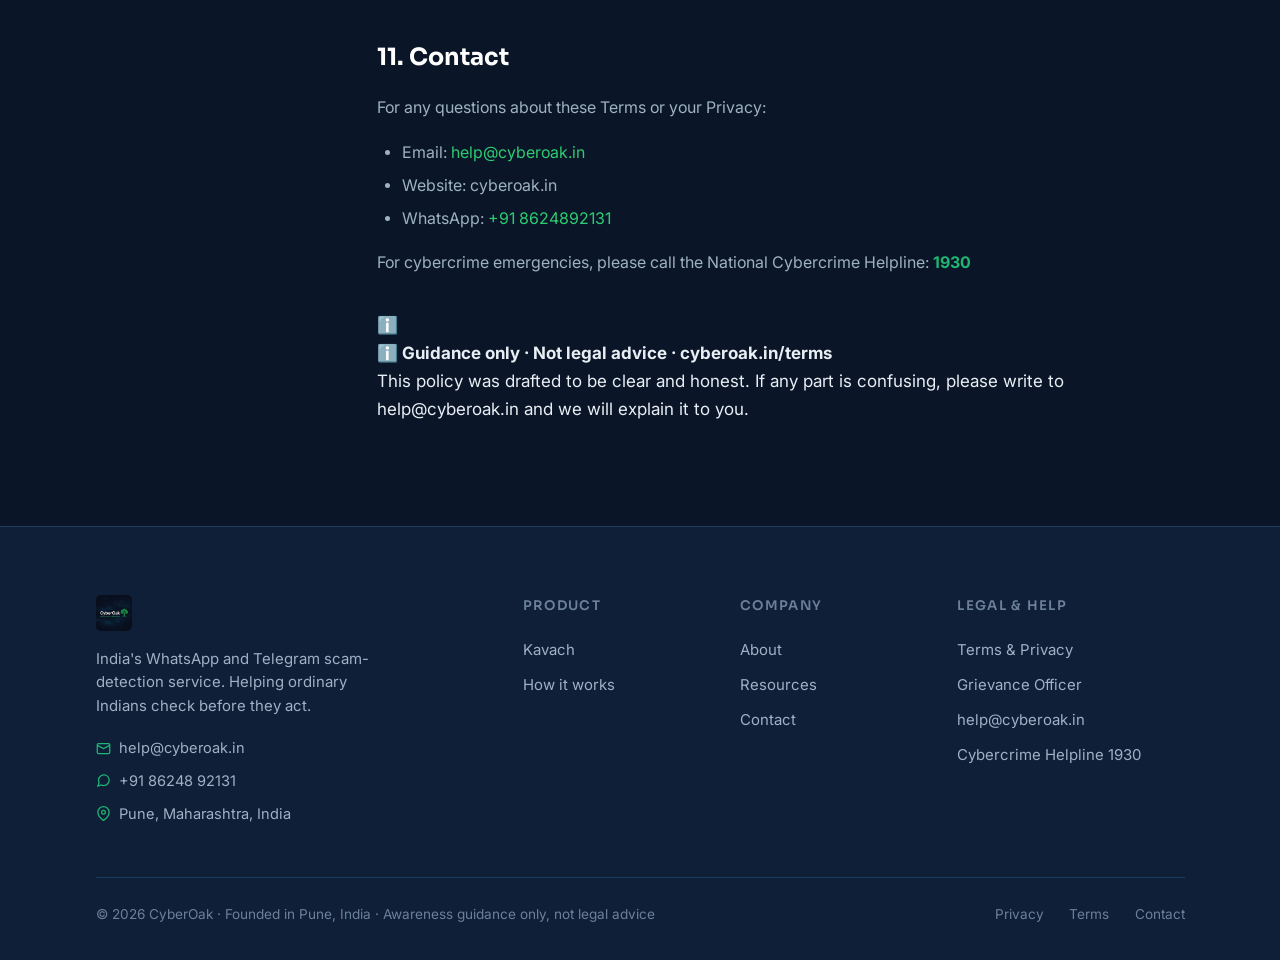
<file: pages/terms.html>
<!DOCTYPE html>
<html lang="en">
<head>
  <meta charset="UTF-8" />
  <meta name="viewport" content="width=device-width, initial-scale=1.0" />
  <title>Terms of Use & Privacy Policy · CyberOak</title>
  <meta name="description" content="CyberOak Terms of Use and Privacy Policy. DPDP Act 2023 compliant. Simple language. What we store, how long, and your rights.">
  <link rel="icon" href="../images/logo.png" type="image/png">
  <link rel="stylesheet" href="../css/style.css">
</head>
<body>

<!-- ── NAVIGATION ── -->
<nav class="navbar">
  <div class="container">
    <a href="../index.html" class="nav-logo"><img src="../images/logo.png" alt="CyberOak"><span class="nav-logo-text">CyberOak</span></a>
    <ul class="nav-links">
      <li><a href="../index.html">Home</a></li>
      <li><a href="kavach.html">Kavach</a></li>
      <li><a href="resources.html">Resources</a></li>
      <li><a href="about.html">About</a></li>
      <li><a href="contact.html">Contact</a></li>
      <li class="nav-cta"><a href="https://wa.me/918624892131" target="_blank" class="btn btn-primary">Check a message</a></li>
    </ul>
    <button class="nav-hamburger" aria-label="Menu"><span></span><span></span><span></span></button>
  </div>
</nav>

<!-- ── PAGE HERO ── -->
<section class="page-hero">
  <div class="container">
    <div class="breadcrumb">
      <a href="../index.html">Home</a>
      <span>›</span>
      <span style="color:var(--green);">Terms & Privacy</span>
    </div>
    <span class="tag">⚖️ Legal</span>
    <h1 style="margin-top:0.75rem;">Terms of Use &<br><span class="text-green">Privacy Policy</span></h1>
    <p>Written in plain language. Last updated: June 2025. Compliant with DPDP Act 2023 and IT Rules 2021.</p>
  </div>
</section>

<!-- ── CONTENT ── -->
<section class="section">
  <div class="container">
    <div class="legal-layout">

      <!-- Sidebar nav -->
      <aside>
        <nav class="legal-nav">
          <h4>On This Page</h4>
          <a href="#overview">Overview</a>
          <a href="#service">The Service</a>
          <a href="#disclaimer">Disclaimer</a>
          <a href="#privacy">Privacy Policy</a>
          <a href="#data-stored">What We Store</a>
          <a href="#your-rights">Your Rights</a>
          <a href="#third-parties">Third Parties</a>
          <a href="#children">Children</a>
          <a href="#changes">Changes</a>
          <a href="#grievance">Grievance Officer</a>
          <a href="#contact-legal">Contact</a>
        </nav>
      </aside>

      <!-- Main content -->
      <div class="legal-content">

        <div class="alert-box" style="margin-bottom:2rem;">
          <span class="alert-icon">ℹ️</span>
          <div class="alert-text">
            <strong>Plain Language Summary:</strong> CyberOak's Kavach bot provides scam awareness guidance only — not legal advice. We do not store the content of your messages permanently. We never sell your data. You can request deletion of your data at any time. Full details below.
          </div>
        </div>

        <h2 id="overview">1. Overview</h2>
        <p>These Terms of Use and Privacy Policy govern your use of CyberOak's services, including the Kavach scam detection bot available on WhatsApp (+91 8624892131) and Telegram, and the website cyberoak.in ("the Service").</p>
        <p>By using the Service, you agree to these terms. If you do not agree, please do not use the Service.</p>
        <p><strong style="color:var(--white);">Service Provider:</strong> CyberOak (operated by Mukesh Bhardwaj, Pune, Maharashtra, India)<br>
        <strong style="color:var(--white);">Contact:</strong> help@cyberoak.in<br>
        <strong style="color:var(--white);">Effective Date:</strong> 1 June 2025</p>

        <h2 id="service">2. The Service</h2>
        <p>CyberOak provides the Kavach bot — an AI-powered tool that analyses messages, URLs, and phone numbers to help users determine if they may be scams. The Service is available free of charge for individual use.</p>

        <h3>What Kavach does:</h3>
        <ul>
          <li>Analyses forwarded messages using AI (Google Gemini)</li>
          <li>Checks URLs against VirusTotal and Google Safe Browsing databases</li>
          <li>Provides a verdict: SCAM, SUSPICIOUS, or SAFE</li>
          <li>Provides emergency guidance if a user reports being actively scammed</li>
        </ul>

        <h3>Fair Use Limits:</h3>
        <ul>
          <li>Maximum 20 message checks per user per day</li>
          <li>The Service is for personal, non-commercial use only</li>
          <li>Automated or bulk use is prohibited</li>
        </ul>

        <h2 id="disclaimer">3. Disclaimer — Please Read This</h2>

        <div class="alert-box warning" style="margin:1rem 0;">
          <span class="alert-icon">⚠️</span>
          <div class="alert-text">
            <strong>Important: Kavach provides awareness guidance only — not legal, financial, or law enforcement advice.</strong>
          </div>
        </div>

        <p>The verdicts provided by Kavach are generated by artificial intelligence and are intended to help users make informed decisions. They are NOT:</p>
        <ul>
          <li>Legal advice or formal legal determinations</li>
          <li>A guarantee that a message is or is not a scam</li>
          <li>A substitute for professional legal, financial, or cybersecurity counsel</li>
          <li>Admissible as evidence in any legal proceeding</li>
        </ul>

        <p>CyberOak does its best to keep scam intelligence up to date, but AI can make mistakes. A SAFE verdict does not guarantee that a message is genuinely safe. Always use your own judgment and consult official channels when in doubt.</p>

        <p><strong style="color:var(--white);">CyberOak, its operators, and contributors shall not be liable</strong> for any financial loss, damage, or harm resulting from reliance on Kavach verdicts. Use the Service at your own risk as an awareness tool only.</p>

        <h2 id="privacy">4. Privacy Policy</h2>
        <p>This Privacy Policy is compliant with the Digital Personal Data Protection (DPDP) Act 2023 and the Information Technology Rules 2021 of India.</p>

        <h3>What information do we collect?</h3>
        <p>When you use the Kavach bot, we may collect:</p>
        <ul>
          <li><strong style="color:var(--white);">Phone number hash / Telegram user ID:</strong> Used to enforce rate limits (20/day) and to associate your data with your rights request. We store a one-way hash, not your actual number.</li>
          <li><strong style="color:var(--white);">Timestamp:</strong> When you sent a message, to manage daily limits.</li>
          <li><strong style="color:var(--white);">Verdict metadata:</strong> What verdict was given (SCAM/SUSPICIOUS/SAFE) — not the message content — for service improvement analytics.</li>
          <li><strong style="color:var(--white);">Website analytics:</strong> Standard anonymised page visit data via Google Analytics (if enabled) — no personal identifiers.</li>
        </ul>

        <h2 id="data-stored">5. What We Do NOT Store</h2>
        <ul>
          <li>The content of messages you forward to Kavach is NOT stored permanently. It is processed in memory to generate the verdict and then discarded.</li>
          <li>We do NOT store your name, Aadhaar number, PAN, bank details, or any sensitive personal data.</li>
          <li>We do NOT record or store voice notes.</li>
          <li>We do NOT link your verdicts to your real identity.</li>
        </ul>

        <h3>How long do we keep data?</h3>
        <ul>
          <li>Rate-limit records (phone number hash + timestamp): 24 hours, then automatically deleted.</li>
          <li>Aggregated, anonymised analytics: Up to 12 months.</li>
          <li>Support emails sent to help@cyberoak.in: Retained for up to 3 years for grievance resolution.</li>
        </ul>

        <h3>Do we sell your data?</h3>
        <p><strong style="color:var(--green);">No. We never sell, rent, or trade any user data to any third party for commercial purposes.</strong></p>

        <h2 id="your-rights">6. Your Rights Under DPDP Act 2023</h2>
        <p>As a user, you have the following rights under the Digital Personal Data Protection Act 2023:</p>
        <ul>
          <li><strong style="color:var(--white);">Right to Access:</strong> Request a summary of what personal data we hold about you.</li>
          <li><strong style="color:var(--white);">Right to Correction:</strong> Request correction of inaccurate personal data.</li>
          <li><strong style="color:var(--white);">Right to Erasure:</strong> Request deletion of your personal data at any time.</li>
          <li><strong style="color:var(--white);">Right to Grievance Redressal:</strong> Contact our Grievance Officer (see below) for any complaints.</li>
          <li><strong style="color:var(--white);">Right to Nominate:</strong> Nominate another person to exercise your rights in case of incapacity.</li>
        </ul>
        <p>To exercise any of these rights, email: <a href="mailto:help@cyberoak.in">help@cyberoak.in</a> with subject line "Data Rights Request". We will respond within 30 days.</p>

        <h2 id="third-parties">7. Third-Party Services</h2>
        <p>CyberOak uses the following third-party services to provide the Service. Each has its own privacy policy:</p>
        <ul>
          <li><strong style="color:var(--white);">Google Gemini AI:</strong> Message content is sent to Google's Gemini API for analysis. Google's data processing agreement applies. We use data minimisation — only the message is sent, no user identity.</li>
          <li><strong style="color:var(--white);">VirusTotal / Google Safe Browsing:</strong> URLs in messages are checked against these databases. Only the URL (not your identity) is shared.</li>
          <li><strong style="color:var(--white);">Wati.io:</strong> WhatsApp Business API provider. Messages on WhatsApp pass through Wati.io's infrastructure. Subject to their privacy policy.</li>
          <li><strong style="color:var(--white);">Google Cloud / Firestore:</strong> Service infrastructure. Data is stored in Google Cloud's asia-south1 (Mumbai) region.</li>
          <li><strong style="color:var(--white);">Telegram:</strong> Telegram bot messages pass through Telegram's servers. Subject to Telegram's privacy policy.</li>
        </ul>

        <h2 id="children">8. Children's Privacy</h2>
        <p>The Service is not directed at children under the age of 13. We do not knowingly collect personal data from children under 13. If you believe a child under 13 has used the Service, please contact help@cyberoak.in and we will delete the data.</p>

        <h2 id="changes">9. Changes to These Terms</h2>
        <p>We may update these Terms and Privacy Policy from time to time. When we do, we will update the "Last Updated" date at the top of this page. For significant changes, we will post a notice on the website. Continued use of the Service after changes constitutes acceptance of the updated terms.</p>

        <h2 id="grievance">10. Grievance Officer</h2>
        <div style="background:var(--navy-mid);border:1px solid rgba(46,204,113,0.2);border-radius:var(--radius);padding:1.75rem;margin:1rem 0;">
          <h3 style="color:var(--green);margin-top:0;">Designated Grievance Officer</h3>
          <p style="margin:0;"><strong style="color:var(--white);">Name:</strong> Mukesh Bhardwaj<br>
          <strong style="color:var(--white);">Designation:</strong> Founder & Grievance Officer, CyberOak<br>
          <strong style="color:var(--white);">Email:</strong> <a href="mailto:help@cyberoak.in">help@cyberoak.in</a><br>
          <strong style="color:var(--white);">Address:</strong> Pune, Maharashtra, India<br>
          <strong style="color:var(--white);">Response Time:</strong> Within 30 days of receiving a grievance</p>
        </div>
        <p>In compliance with the Information Technology (Intermediary Guidelines and Digital Media Ethics Code) Rules 2021, users may file complaints with the Grievance Officer regarding content, privacy, or data-related concerns.</p>
        <p>If you are not satisfied with the resolution, you may also approach the Data Protection Board of India (once constituted under DPDP Act 2023) or the relevant Consumer Forum.</p>

        <h2 id="contact-legal">11. Contact</h2>
        <p>For any questions about these Terms or your Privacy:</p>
        <ul>
          <li>Email: <a href="mailto:help@cyberoak.in">help@cyberoak.in</a></li>
          <li>Website: cyberoak.in</li>
          <li>WhatsApp: <a href="https://wa.me/918624892131" target="_blank">+91 8624892131</a></li>
        </ul>
        <p>For cybercrime emergencies, please call the National Cybercrime Helpline: <strong style="color:var(--green);">1930</strong></p>

        <div class="alert-box" style="margin-top:2rem;">
          <span class="alert-icon">ℹ️</span>
          <div class="alert-text">
            <strong>ℹ️ Guidance only · Not legal advice · cyberoak.in/terms</strong><br>
            This policy was drafted to be clear and honest. If any part is confusing, please write to help@cyberoak.in and we will explain it to you.
          </div>
        </div>

      </div>
    </div>
  </div>
</section>

<!-- ── FOOTER ── -->
<footer>
  <div class="container">
    <div class="footer-grid">
      <div class="footer-brand">
        <img src="../images/logo.png" alt="CyberOak">
        <p>India's WhatsApp and Telegram scam-detection service. Helping ordinary Indians check before they act.</p>
        <div class="footer-contact">
          <a href="mailto:help@cyberoak.in"><svg viewBox="0 0 24 24" fill="none" stroke="currentColor" stroke-width="2"><rect x="2" y="4" width="20" height="16" rx="2"/><path d="M22 7l-10 5L2 7"/></svg> help@cyberoak.in</a>
          <a href="https://wa.me/918624892131" target="_blank"><svg viewBox="0 0 24 24" fill="none" stroke="currentColor" stroke-width="2"><path d="M21 11.5a8.38 8.38 0 01-.9 3.8 8.5 8.5 0 01-7.6 4.7 8.38 8.38 0 01-3.8-.9L3 21l1.9-5.7a8.38 8.38 0 01-.9-3.8 8.5 8.5 0 014.7-7.6 8.38 8.38 0 013.8-.9h.5a8.48 8.48 0 018 8v.5z"/></svg> +91 86248 92131</a>
          <span><svg viewBox="0 0 24 24" fill="none" stroke="currentColor" stroke-width="2"><path d="M21 10c0 7-9 13-9 13s-9-6-9-13a9 9 0 0118 0z"/><circle cx="12" cy="10" r="3"/></svg> Pune, Maharashtra, India</span>
        </div>
      </div>
      <div class="footer-col"><h4>Product</h4><a href="kavach.html">Kavach</a><a href="../index.html#how-it-works">How it works</a></div>
      <div class="footer-col"><h4>Company</h4><a href="about.html">About</a><a href="resources.html">Resources</a><a href="contact.html">Contact</a></div>
      <div class="footer-col"><h4>Legal & Help</h4><a href="terms.html">Terms & Privacy</a><a href="terms.html#grievance">Grievance Officer</a><a href="mailto:help@cyberoak.in">help@cyberoak.in</a><a href="tel:1930">Cybercrime Helpline 1930</a></div>
    </div>
    <div class="footer-bottom">
      <p>© 2026 CyberOak · Founded in Pune, India · Awareness guidance only, not legal advice</p>
      <div class="footer-bottom-links"><a href="terms.html">Privacy</a><a href="terms.html">Terms</a><a href="contact.html">Contact</a></div>
    </div>
  </div>
</footer>

<script src="../js/main.js"></script>
</body>
</html>
</file>
<file: css/style.css>
/* ============================================================
   CYBEROAK · Stylesheet v2 (calm / professional)
   "Stand strong in a digital world"
   ============================================================ */
@import url('https://fonts.googleapis.com/css2?family=Sora:wght@400;500;600;700;800&family=Inter:wght@400;500;600;700&family=Noto+Sans+Devanagari:wght@400;500;600&display=swap');

:root {
  --navy:#0A1628; --navy-mid:#0F1F38; --navy-card:#122742; --navy-line:#1d3a5f;
  --green:#21B573; --green-soft:#2ECC71; --green-dim:rgba(33,181,115,0.12);
  --ink:#E8EEF4; --ink-soft:#9FB1C4; --ink-faint:#6B8099; --white:#FFFFFF;
  --red:#E5484D; --amber:#E0A030;
  --font-display:'Sora',sans-serif; --font-body:'Inter','Noto Sans Devanagari',sans-serif;
  --radius:10px; --radius-lg:16px;
  --shadow-sm:0 1px 2px rgba(0,0,0,0.2); --shadow:0 8px 30px rgba(0,0,0,0.18);
  --max-w:1140px; --t:0.2s ease;
}
*,*::before,*::after{box-sizing:border-box;margin:0;padding:0;}
html{scroll-behavior:smooth;font-size:17px;-webkit-text-size-adjust:100%;}
body{font-family:var(--font-body);background:var(--navy);color:var(--ink);line-height:1.65;-webkit-font-smoothing:antialiased;}
img{max-width:100%;display:block;}
a{color:var(--green-soft);text-decoration:none;transition:color var(--t);}
a:hover{color:var(--green);}
ul{list-style:none;}
svg{display:block;}
.container{max-width:var(--max-w);margin:0 auto;padding:0 1.5rem;}
.section{padding:6rem 0;}
.section-tight{padding:4rem 0;}
.section-alt{background:var(--navy-mid);}
.text-green{color:var(--green-soft);}
.text-center{text-align:center;}
.btn{display:inline-flex;align-items:center;gap:0.55rem;padding:0.8rem 1.5rem;border-radius:var(--radius);font-family:var(--font-display);font-weight:600;font-size:0.95rem;cursor:pointer;border:1px solid transparent;transition:all var(--t);white-space:nowrap;}
.btn svg{width:18px;height:18px;}
.btn-primary{background:var(--green);color:var(--white);}
.btn-primary:hover{background:#1c9d63;color:var(--white);transform:translateY(-1px);}
.btn-outline{background:transparent;color:var(--ink);border-color:var(--navy-line);}
.btn-outline:hover{border-color:var(--green);color:var(--white);}
.btn-ghost{background:transparent;color:var(--ink-soft);padding:0.8rem 0.5rem;}
.btn-ghost:hover{color:var(--green-soft);}
.btn-whatsapp{background:#1FA855;color:var(--white);}
.btn-whatsapp:hover{background:#178f47;color:var(--white);transform:translateY(-1px);}
.btn-telegram{background:#2293c4;color:var(--white);}
.btn-telegram:hover{background:#1c7da9;color:var(--white);transform:translateY(-1px);}
.btn-lg{padding:1rem 1.85rem;font-size:1rem;}
.eyebrow{display:inline-flex;align-items:center;gap:0.5rem;font-family:var(--font-display);font-size:0.78rem;font-weight:600;letter-spacing:0.12em;text-transform:uppercase;color:var(--green-soft);margin-bottom:1rem;}
.eyebrow::before{content:'';width:24px;height:1px;background:var(--green);}
.section-head{max-width:640px;margin-bottom:3.5rem;}
.section-head.center{margin-left:auto;margin-right:auto;text-align:center;}
.section-head h2{font-family:var(--font-display);font-size:clamp(1.7rem,3.6vw,2.4rem);font-weight:700;line-height:1.18;letter-spacing:-0.02em;margin-bottom:1rem;}
.section-head p{font-size:1.08rem;color:var(--ink-soft);}
.navbar{position:fixed;top:0;left:0;right:0;z-index:1000;background:rgba(10,22,40,0.85);backdrop-filter:blur(14px);border-bottom:1px solid transparent;transition:border-color var(--t),background var(--t);}
.navbar.scrolled{border-bottom-color:var(--navy-line);background:rgba(10,22,40,0.96);}
.navbar .container{display:flex;align-items:center;justify-content:space-between;padding-top:0.85rem;padding-bottom:0.85rem;}
.nav-logo{display:flex;align-items:center;gap:0.6rem;}
.nav-logo img{height:34px;width:auto;border-radius:5px;}
.nav-logo-text{font-family:var(--font-display);font-weight:700;font-size:1.15rem;color:var(--white);letter-spacing:-0.01em;}
.nav-links{display:flex;align-items:center;gap:0.15rem;}
.nav-links a{color:var(--ink-soft);font-family:var(--font-display);font-size:0.9rem;font-weight:500;padding:0.5rem 0.85rem;border-radius:7px;transition:all var(--t);}
.nav-links a:hover,.nav-links a.active{color:var(--white);}
.nav-cta{margin-left:0.75rem;}
.nav-hamburger{display:none;background:none;border:none;cursor:pointer;padding:0.5rem;flex-direction:column;gap:5px;}
.nav-hamburger span{display:block;width:22px;height:2px;background:var(--ink);border-radius:2px;transition:all var(--t);}
.nav-hamburger.open span:nth-child(1){transform:rotate(45deg) translate(5px,5px);}
.nav-hamburger.open span:nth-child(2){opacity:0;}
.nav-hamburger.open span:nth-child(3){transform:rotate(-45deg) translate(5px,-5px);}
@media(max-width:860px){.nav-hamburger{display:flex;}.nav-links{display:none;position:fixed;top:60px;left:0;right:0;flex-direction:column;gap:0;padding:0.5rem 0;background:var(--navy-mid);border-bottom:1px solid var(--navy-line);}.nav-links.open{display:flex;}.nav-links a{padding:0.9rem 1.5rem;border-radius:0;font-size:1rem;}.nav-cta{display:none;}}
.hero{position:relative;overflow:hidden;padding:9rem 0 5rem;border-bottom:1px solid var(--navy-line);}
.hero-bg{position:absolute;inset:0;pointer-events:none;background:radial-gradient(60% 50% at 75% 20%,rgba(33,181,115,0.06),transparent 70%);}
.hero-grid-layout{display:grid;grid-template-columns:1.1fr 0.9fr;gap:4rem;align-items:center;position:relative;}
.hero h1{font-family:var(--font-display);font-size:clamp(2.2rem,5vw,3.4rem);font-weight:700;line-height:1.1;letter-spacing:-0.025em;margin-bottom:1.25rem;}
.hero h1 .accent{color:var(--green-soft);}
.hero .lead{font-size:1.18rem;color:var(--ink-soft);max-width:520px;margin-bottom:1rem;line-height:1.6;}
.hero .lead-hi{font-family:'Noto Sans Devanagari',sans-serif;font-size:1rem;color:var(--ink-faint);margin-bottom:2rem;}
.hero-actions{display:flex;flex-wrap:wrap;gap:0.85rem;margin-bottom:2.25rem;}
.hero-meta{display:flex;flex-wrap:wrap;gap:1.25rem;padding-top:1.75rem;border-top:1px solid var(--navy-line);}
.hero-meta-item{display:flex;align-items:center;gap:0.5rem;font-size:0.88rem;color:var(--ink-soft);}
.hero-meta-item svg{width:16px;height:16px;color:var(--green);}
@media(max-width:860px){.hero-grid-layout{grid-template-columns:1fr;gap:2.5rem;}.hero-visual{order:-1;}}
.demo-card{background:var(--navy-card);border:1px solid var(--navy-line);border-radius:var(--radius-lg);padding:1.5rem;box-shadow:var(--shadow);}
.demo-head{display:flex;align-items:center;gap:0.6rem;padding-bottom:1rem;margin-bottom:1rem;border-bottom:1px solid var(--navy-line);}
.demo-head img{height:24px;border-radius:4px;}
.demo-head span{font-family:var(--font-display);font-size:0.8rem;font-weight:600;color:var(--ink-soft);letter-spacing:0.03em;}
.demo-head .dot{width:7px;height:7px;border-radius:50%;background:var(--green);margin-left:auto;}
.bubble{background:var(--navy-mid);border:1px solid var(--navy-line);border-radius:10px 10px 10px 2px;padding:0.8rem 0.95rem;margin-bottom:0.7rem;font-size:0.88rem;color:var(--ink);line-height:1.5;}
.bubble.user{border-radius:10px 10px 2px 10px;background:rgba(33,181,115,0.07);border-color:rgba(33,181,115,0.2);}
.verdict-box{border-radius:10px;padding:0.95rem 1rem;background:rgba(229,72,77,0.07);border:1px solid rgba(229,72,77,0.25);}
.verdict-tag{display:inline-flex;align-items:center;gap:0.4rem;font-family:var(--font-display);font-weight:700;font-size:0.92rem;letter-spacing:0.04em;color:var(--red);margin-bottom:0.5rem;}
.verdict-tag svg{width:16px;height:16px;}
.verdict-box p{font-size:0.84rem;color:var(--ink-soft);line-height:1.55;margin-bottom:0.4rem;}
.verdict-box .act{color:var(--ink);font-weight:500;}
.verdict-box .disc{font-size:0.74rem;color:var(--ink-faint);margin-top:0.5rem;}
.stat-strip{display:grid;grid-template-columns:repeat(4,1fr);gap:1px;background:var(--navy-line);border:1px solid var(--navy-line);border-radius:var(--radius-lg);overflow:hidden;}
.stat-cell{background:var(--navy-mid);padding:2rem 1.5rem;}
.stat-num{font-family:var(--font-display);font-size:clamp(1.6rem,3vw,2.1rem);font-weight:700;color:var(--white);line-height:1;letter-spacing:-0.02em;margin-bottom:0.5rem;}
.stat-num .unit{color:var(--green-soft);}
.stat-label{font-size:0.85rem;color:var(--ink-soft);line-height:1.45;margin-bottom:0.5rem;}
.stat-src{font-size:0.7rem;color:var(--ink-faint);}
@media(max-width:768px){.stat-strip{grid-template-columns:repeat(2,1fr);}}
@media(max-width:440px){.stat-strip{grid-template-columns:1fr;}}
.icon-box{width:44px;height:44px;border-radius:10px;background:var(--green-dim);display:flex;align-items:center;justify-content:center;color:var(--green-soft);flex-shrink:0;}
.icon-box svg{width:22px;height:22px;}
.icon-box.lg{width:52px;height:52px;}
.icon-box.lg svg{width:26px;height:26px;}
.steps{display:grid;grid-template-columns:repeat(3,1fr);gap:1.5rem;}
.step{background:var(--navy-mid);border:1px solid var(--navy-line);border-radius:var(--radius-lg);padding:2rem;transition:border-color var(--t);}
.step:hover{border-color:var(--green);}
.step-n{font-family:var(--font-display);font-size:0.78rem;font-weight:600;color:var(--green-soft);letter-spacing:0.1em;margin-bottom:1.25rem;}
.step h3{font-family:var(--font-display);font-size:1.15rem;font-weight:600;color:var(--white);margin:1rem 0 0.6rem;}
.step p{font-size:0.94rem;color:var(--ink-soft);}
@media(max-width:768px){.steps{grid-template-columns:1fr;}}
.cards{display:grid;gap:1.25rem;}
.cards.c2{grid-template-columns:repeat(2,1fr);}
.cards.c3{grid-template-columns:repeat(3,1fr);}
.cards.c4{grid-template-columns:repeat(4,1fr);}
.card{background:var(--navy-mid);border:1px solid var(--navy-line);border-radius:var(--radius-lg);padding:1.6rem;transition:border-color var(--t);}
.card:hover{border-color:var(--green);}
.card h3,.card h4{font-family:var(--font-display);font-weight:600;color:var(--white);margin:1rem 0 0.5rem;font-size:1.02rem;}
.card p{font-size:0.9rem;color:var(--ink-soft);line-height:1.55;}
@media(max-width:900px){.cards.c4{grid-template-columns:repeat(2,1fr);}}
@media(max-width:768px){.cards.c3,.cards.c2{grid-template-columns:1fr;}}
@media(max-width:560px){.cards.c4{grid-template-columns:1fr;}}
.scam-list{display:grid;grid-template-columns:repeat(3,1fr);gap:1px;background:var(--navy-line);border:1px solid var(--navy-line);border-radius:var(--radius-lg);overflow:hidden;}
.scam-item{background:var(--navy-mid);padding:1.35rem;display:flex;gap:0.9rem;align-items:flex-start;transition:background var(--t);}
.scam-item:hover{background:var(--navy-card);}
.scam-item h4{font-family:var(--font-display);font-size:0.95rem;font-weight:600;color:var(--white);margin-bottom:0.2rem;}
.scam-item p{font-size:0.8rem;color:var(--ink-soft);line-height:1.4;}
@media(max-width:768px){.scam-list{grid-template-columns:1fr;}}
.verdicts{display:grid;grid-template-columns:repeat(3,1fr);gap:1.25rem;}
.vx{border-radius:var(--radius-lg);padding:1.5rem;border:1px solid;}
.vx.scam{background:rgba(229,72,77,0.05);border-color:rgba(229,72,77,0.22);}
.vx.susp{background:rgba(224,160,48,0.05);border-color:rgba(224,160,48,0.22);}
.vx.safe{background:rgba(33,181,115,0.05);border-color:rgba(33,181,115,0.22);}
.vx-tag{display:inline-flex;align-items:center;gap:0.4rem;font-family:var(--font-display);font-weight:700;font-size:0.85rem;letter-spacing:0.05em;padding:0.3rem 0.7rem;border-radius:6px;margin-bottom:1rem;}
.vx-tag svg{width:15px;height:15px;}
.vx.scam .vx-tag{color:var(--red);background:rgba(229,72,77,0.1);}
.vx.susp .vx-tag{color:var(--amber);background:rgba(224,160,48,0.1);}
.vx.safe .vx-tag{color:var(--green-soft);background:rgba(33,181,115,0.1);}
.vx-msg{background:rgba(255,255,255,0.03);border-left:2px solid var(--navy-line);border-radius:0 6px 6px 0;padding:0.7rem 0.85rem;font-size:0.83rem;color:var(--ink-soft);margin-bottom:0.9rem;font-style:italic;}
.vx-reason{font-size:0.88rem;color:var(--ink);margin-bottom:0.7rem;line-height:1.5;}
.vx-act{font-size:0.83rem;color:var(--green-soft);font-weight:500;}
@media(max-width:768px){.verdicts{grid-template-columns:1fr;}}
.split{display:grid;grid-template-columns:1fr 1fr;gap:4rem;align-items:center;}
@media(max-width:768px){.split{grid-template-columns:1fr;gap:2.5rem;}}
.feature-list{display:flex;flex-direction:column;gap:1.25rem;}
.feature-row{display:flex;gap:1rem;align-items:flex-start;}
.feature-row h4{font-family:var(--font-display);font-size:1rem;font-weight:600;color:var(--white);margin-bottom:0.25rem;}
.feature-row p{font-size:0.9rem;color:var(--ink-soft);line-height:1.5;}
.callout{display:flex;gap:1rem;align-items:flex-start;background:var(--navy-mid);border:1px solid var(--navy-line);border-left:3px solid var(--green);border-radius:var(--radius);padding:1.25rem 1.5rem;}
.callout.warn{border-left-color:var(--amber);}
.callout.danger{border-left-color:var(--red);}
.callout svg{width:22px;height:22px;color:var(--green-soft);flex-shrink:0;margin-top:2px;}
.callout.warn svg{color:var(--amber);}
.callout.danger svg{color:var(--red);}
.callout-text{font-size:0.92rem;color:var(--ink);line-height:1.55;}
.callout-text strong{color:var(--white);}
.emergency{background:var(--navy-mid);border:1px solid rgba(229,72,77,0.25);border-radius:var(--radius-lg);padding:2rem;}
.emergency-steps{display:flex;flex-direction:column;gap:1.1rem;margin-top:0.5rem;}
.estep{display:flex;gap:0.9rem;align-items:flex-start;}
.estep-n{width:26px;height:26px;border-radius:50%;flex-shrink:0;background:rgba(229,72,77,0.12);color:var(--red);font-family:var(--font-display);font-weight:700;font-size:0.8rem;display:flex;align-items:center;justify-content:center;}
.estep h4{font-family:var(--font-display);font-size:0.95rem;font-weight:600;color:var(--white);margin-bottom:0.15rem;}
.estep p{font-size:0.85rem;color:var(--ink-soft);line-height:1.45;}
.cta{background:var(--navy-mid);border-top:1px solid var(--navy-line);border-bottom:1px solid var(--navy-line);padding:5rem 0;text-align:center;}
.cta h2{font-family:var(--font-display);font-size:clamp(1.7rem,3.6vw,2.4rem);font-weight:700;letter-spacing:-0.02em;margin-bottom:0.85rem;}
.cta p{color:var(--ink-soft);font-size:1.08rem;margin-bottom:2rem;}
.cta-actions{display:flex;flex-wrap:wrap;gap:0.85rem;justify-content:center;}
.cta-num{font-family:var(--font-display);font-weight:700;font-size:1.5rem;color:var(--green-soft);margin:0.5rem 0 1.5rem;}
.cta-note{margin-top:1.5rem;font-size:0.82rem;color:var(--ink-faint);}
footer{background:var(--navy-mid);border-top:1px solid var(--navy-line);padding:4rem 0 2rem;}
.footer-grid{display:grid;grid-template-columns:2.2fr 1fr 1fr 1.3fr;gap:2.5rem;margin-bottom:3rem;}
.footer-brand img{height:36px;margin-bottom:1rem;border-radius:5px;}
.footer-brand p{font-size:0.88rem;color:var(--ink-soft);line-height:1.6;max-width:300px;margin-bottom:1rem;}
.footer-contact{display:flex;flex-direction:column;gap:0.5rem;}
.footer-contact a,.footer-contact span{display:flex;align-items:center;gap:0.5rem;font-size:0.86rem;color:var(--ink-soft);}
.footer-contact svg{width:15px;height:15px;color:var(--green);flex-shrink:0;}
.footer-col h4{font-family:var(--font-display);font-size:0.78rem;font-weight:600;color:var(--ink-faint);text-transform:uppercase;letter-spacing:0.1em;margin-bottom:1rem;}
.footer-col a{display:block;color:var(--ink-soft);font-size:0.88rem;padding:0.3rem 0;}
.footer-col a:hover{color:var(--green-soft);}
.footer-bottom{border-top:1px solid var(--navy-line);padding-top:1.5rem;display:flex;justify-content:space-between;align-items:center;flex-wrap:wrap;gap:1rem;}
.footer-bottom p{font-size:0.8rem;color:var(--ink-faint);}
.footer-bottom-links{display:flex;gap:1.5rem;}
.footer-bottom-links a{font-size:0.8rem;color:var(--ink-faint);}
.footer-bottom-links a:hover{color:var(--green-soft);}
@media(max-width:860px){.footer-grid{grid-template-columns:1fr 1fr;}.footer-brand{grid-column:1/-1;}}
@media(max-width:520px){.footer-grid{grid-template-columns:1fr;}.footer-bottom{justify-content:center;text-align:center;}}
.page-hero{padding:8rem 0 3rem;border-bottom:1px solid var(--navy-line);}
.page-hero h1{font-family:var(--font-display);font-size:clamp(1.9rem,4vw,2.8rem);font-weight:700;letter-spacing:-0.025em;margin:0.5rem 0 0.75rem;}
.page-hero p{font-size:1.08rem;color:var(--ink-soft);max-width:600px;}
.breadcrumb{display:flex;align-items:center;gap:0.5rem;font-size:0.82rem;color:var(--ink-faint);margin-bottom:1.25rem;}
.breadcrumb a{color:var(--ink-faint);}
.breadcrumb a:hover{color:var(--green-soft);}
.accordion{border:1px solid var(--navy-line);border-radius:var(--radius-lg);overflow:hidden;}
.acc-item{border-bottom:1px solid var(--navy-line);}
.acc-item:last-child{border-bottom:none;}
.acc-btn{width:100%;background:var(--navy-mid);border:none;cursor:pointer;padding:1.2rem 1.5rem;display:flex;justify-content:space-between;align-items:center;gap:1rem;text-align:left;transition:background var(--t);}
.acc-btn:hover,.acc-btn.active{background:var(--navy-card);}
.acc-q{font-family:var(--font-display);font-size:0.98rem;font-weight:600;color:var(--white);}
.acc-ic{width:22px;height:22px;flex-shrink:0;color:var(--green-soft);transition:transform var(--t);}
.acc-btn.active .acc-ic{transform:rotate(45deg);}
.acc-body{display:none;padding:0 1.5rem 1.3rem;background:var(--navy-mid);font-size:0.92rem;color:var(--ink-soft);line-height:1.65;}
.acc-body.open{display:block;}
.founder{display:grid;grid-template-columns:260px 1fr;gap:3rem;align-items:start;background:var(--navy-mid);border:1px solid var(--navy-line);border-radius:var(--radius-lg);padding:2.5rem;}
.founder-photo{width:100%;aspect-ratio:1;border-radius:var(--radius-lg);object-fit:cover;border:1px solid var(--navy-line);background:var(--navy-card);}
.founder-photo-ph{width:100%;aspect-ratio:1;border-radius:var(--radius-lg);background:linear-gradient(160deg,var(--navy-card),var(--navy));border:1px solid var(--navy-line);display:flex;align-items:center;justify-content:center;color:var(--ink-faint);}
.founder-photo-ph svg{width:64px;height:64px;}
.founder h3{font-family:var(--font-display);font-size:1.6rem;font-weight:700;color:var(--white);margin-bottom:0.25rem;}
.founder .role{color:var(--green-soft);font-weight:600;font-size:0.95rem;margin-bottom:1.25rem;}
.founder p.bio{color:var(--ink-soft);line-height:1.75;margin-bottom:1rem;}
.founder-tags{display:flex;flex-wrap:wrap;gap:0.5rem;margin-top:1.25rem;}
.chip{font-family:var(--font-display);font-size:0.76rem;font-weight:500;color:var(--ink-soft);background:var(--navy-card);border:1px solid var(--navy-line);border-radius:100px;padding:0.3rem 0.8rem;}
.founder-links{display:flex;gap:0.75rem;margin-top:1.5rem;}
@media(max-width:720px){.founder{grid-template-columns:1fr;gap:2rem;}.founder-photo,.founder-photo-ph{max-width:220px;}}
.contact-grid{display:grid;grid-template-columns:repeat(2,1fr);gap:1.25rem;}
.contact-tile{display:flex;gap:1rem;align-items:flex-start;background:var(--navy-mid);border:1px solid var(--navy-line);border-radius:var(--radius-lg);padding:1.5rem;transition:border-color var(--t);}
.contact-tile:hover{border-color:var(--green);}
.contact-tile h4{font-family:var(--font-display);font-weight:600;color:var(--white);margin-bottom:0.2rem;}
.contact-tile p{font-size:0.86rem;color:var(--ink-soft);margin-bottom:0.3rem;}
@media(max-width:640px){.contact-grid{grid-template-columns:1fr;}}
.helplines{display:grid;grid-template-columns:repeat(4,1fr);gap:1rem;}
.helpline{text-align:center;padding:1.75rem 1rem;background:var(--navy-mid);border:1px solid var(--navy-line);border-radius:var(--radius-lg);}
.helpline .big{font-family:var(--font-display);font-weight:700;font-size:1.6rem;color:var(--green-soft);margin-bottom:0.3rem;}
.helpline .big.sm{font-size:1.05rem;}
.helpline h4{font-family:var(--font-display);font-size:0.92rem;font-weight:600;color:var(--white);margin-bottom:0.35rem;}
.helpline p{font-size:0.78rem;color:var(--ink-soft);line-height:1.4;}
@media(max-width:860px){.helplines{grid-template-columns:repeat(2,1fr);}}
@media(max-width:460px){.helplines{grid-template-columns:1fr;}}
.legal-layout{display:grid;grid-template-columns:230px 1fr;gap:3rem;align-items:start;}
.legal-nav{position:sticky;top:90px;border:1px solid var(--navy-line);border-radius:var(--radius-lg);padding:1.5rem;}
.legal-nav h4{font-family:var(--font-display);font-size:0.74rem;font-weight:600;text-transform:uppercase;letter-spacing:0.1em;color:var(--ink-faint);margin-bottom:1rem;}
.legal-nav a{display:block;color:var(--ink-soft);font-size:0.86rem;padding:0.35rem 0 0.35rem 0.75rem;border-left:2px solid transparent;transition:all var(--t);}
.legal-nav a:hover,.legal-nav a.active{color:var(--green-soft);border-left-color:var(--green);}
.legal-content h2{font-family:var(--font-display);font-size:1.4rem;font-weight:700;color:var(--white);margin:2.5rem 0 1rem;}
.legal-content h2:first-child{margin-top:0;}
.legal-content h3{font-family:var(--font-display);font-size:1.05rem;font-weight:600;color:var(--green-soft);margin:1.5rem 0 0.6rem;}
.legal-content p{color:var(--ink-soft);line-height:1.75;margin-bottom:1rem;font-size:0.94rem;}
.legal-content ul{list-style:disc;padding-left:1.5rem;margin-bottom:1rem;}
.legal-content li{color:var(--ink-soft);font-size:0.94rem;line-height:1.7;margin-bottom:0.35rem;}
@media(max-width:768px){.legal-layout{grid-template-columns:1fr;}.legal-nav{position:static;margin-bottom:2rem;}}
.reveal{opacity:0;transform:translateY(16px);transition:opacity 0.5s ease,transform 0.5s ease;}
.reveal.in{opacity:1;transform:none;}
.hindi{font-family:'Noto Sans Devanagari',sans-serif;}
::selection{background:rgba(33,181,115,0.25);color:var(--white);}
:focus-visible{outline:2px solid var(--green);outline-offset:3px;border-radius:4px;}
::-webkit-scrollbar{width:8px;}
::-webkit-scrollbar-track{background:var(--navy);}
::-webkit-scrollbar-thumb{background:var(--navy-line);border-radius:4px;}
@media print{.navbar,footer,.cta{display:none;}body{background:#fff;color:#000;}}
</file>
